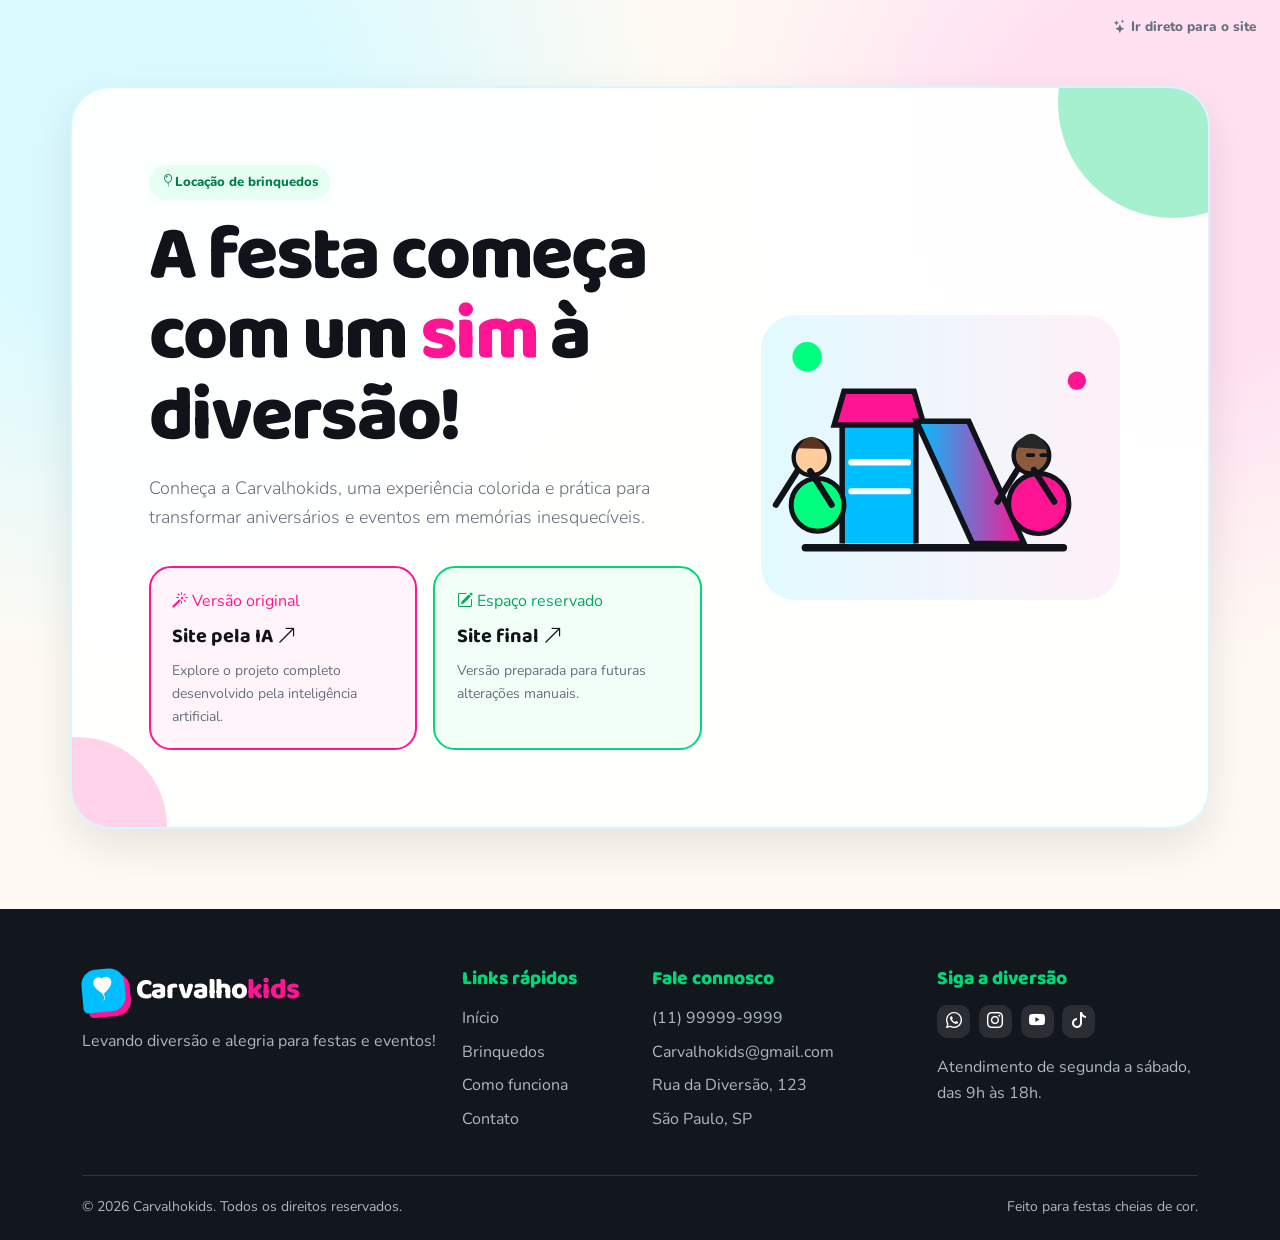
<file: index.html>
<!doctype html>
<html lang="pt-BR">

<head>
  <meta charset="UTF-8">
  <meta name="viewport" content="width=device-width, initial-scale=1">
  <meta name="description" content="BrincaFácil — locação de brinquedos para festas e eventos infantis.">
  <title>Carvalhokids — Escolha a versão</title>
  <link rel="preconnect" href="https://fonts.googleapis.com">
  <link rel="preconnect" href="https://fonts.gstatic.com" crossorigin>
  <link
    href="https://fonts.googleapis.com/css2?family=Baloo+2:wght@600;700;800&family=Nunito:wght@400;600;700;800&display=swap"
    rel="stylesheet">
  <link href="https://cdn.jsdelivr.net/npm/bootstrap@5.3.3/dist/css/bootstrap.min.css" rel="stylesheet">
  <link href="https://cdn.jsdelivr.net/npm/bootstrap-icons@1.11.3/font/bootstrap-icons.min.css" rel="stylesheet">
  <link href="css/style.css" rel="stylesheet">
</head>

<body class="index-page">
  <div class="index-topbar"><a href="inicio.html"><i class="bi bi-stars"></i> Ir direto para o site</a></div>
  <main class="container index-main">
    <section class="index-card">
      <div class="row align-items-center g-5">
        <div class="col-lg-7"><span class="index-kicker"><i class="bi bi-balloon"></i> Locação de brinquedos</span>
          <h1 class="display-title mt-3 mb-3">A festa começa com um <span class="text-pink">sim</span> à diversão!</h1>
          <p class="lead mb-0">Conheça a Carvalhokids, uma experiência colorida e prática para transformar aniversários e
            eventos em memórias inesquecíveis.</p>
          <div class="index-options"><a class="index-option ai" href="inicio.html"><span class="text-pink"><i
                  class="bi bi-magic"></i> Versão original</span><strong>Site pela IA <i
                  class="bi bi-arrow-up-right"></i></strong><small>Explore o projeto completo desenvolvido pela
                inteligência artificial.</small></a><a class="index-option manual" href="modificado/inicio.html"><span
                class="text-green"><i class="bi bi-pencil-square"></i> Espaço reservado</span><strong>Site final <i
                  class="bi bi-arrow-up-right"></i></strong><small>Versão preparada para futuras alterações
                manuais.</small></a></div>
        </div>
        <div class="col-lg-5 text-center"><img src="imagens/hero-brincafacil.svg"
            alt="Ilustração colorida de crianças a brincar num parque" class="img-fluid"></div>
      </div>
    </section>
  </main>
  
  <footer class="site-footer">
    <div class="container">
      <div class="row g-4">
        <div class="col-lg-4">
          <a class="brand" href="inicio.html"><span class="brand-mark"><i
                class="bi bi-balloon-heart-fill"></i></span><span class="brand-name">Carvalho<span>kids</span></span></a>
          <p class="mt-3 mb-0">Levando diversão e alegria para festas e eventos!</p>
        </div>
        <div class="col-6 col-lg-2">
          <h3>Links rápidos</h3>
          <ul class="footer-list">
            <li><a href="inicio.html">Início</a></li>
            <li><a href="brinquedos.html">Brinquedos</a></li>
            <li><a href="funciona.html">Como funciona</a></li>
            <li><a href="contato.html">Contato</a></li>
          </ul>
        </div>
        <div class="col-6 col-lg-3">
          <h3>Fale connosco</h3>
          <ul class="footer-list">
            <li><a href="tel:+5511999999999">(11) 99999-9999</a></li>
            <li><a href="mailto:Carvalhokids@gmail.com">Carvalhokids@gmail.com</a></li>
            <li>Rua da Diversão, 123</li>
            <li>São Paulo, SP</li>
          </ul>
        </div>
        <div class="col-lg-3">
          <h3>Siga a diversão</h3>
          <div class="footer-socials"><a href="https://web.whatsapp.com/" target="_blank" rel="noopener"
              aria-label="WhatsApp"><i class="bi bi-whatsapp"></i></a><a href="https://www.instagram.com/"
              target="_blank" rel="noopener" aria-label="Instagram"><i class="bi bi-instagram"></i></a><a
              href="https://www.youtube.com/" target="_blank" rel="noopener" aria-label="YouTube"><i
                class="bi bi-youtube"></i></a><a href="https://www.tiktok.com/" target="_blank" rel="noopener"
              aria-label="TikTok"><i class="bi bi-tiktok"></i></a></div>
          <p class="mt-3 mb-0">Atendimento de segunda a sábado, das 9h às 18h.</p>
        </div>
      </div>
      <div class="footer-bottom"><small>© 2026 Carvalhokids. Todos os direitos reservados.</small><small>Feito para
          festas cheias de cor.</small></div>
    </div>
  </footer>
</body>

</html>
</file>
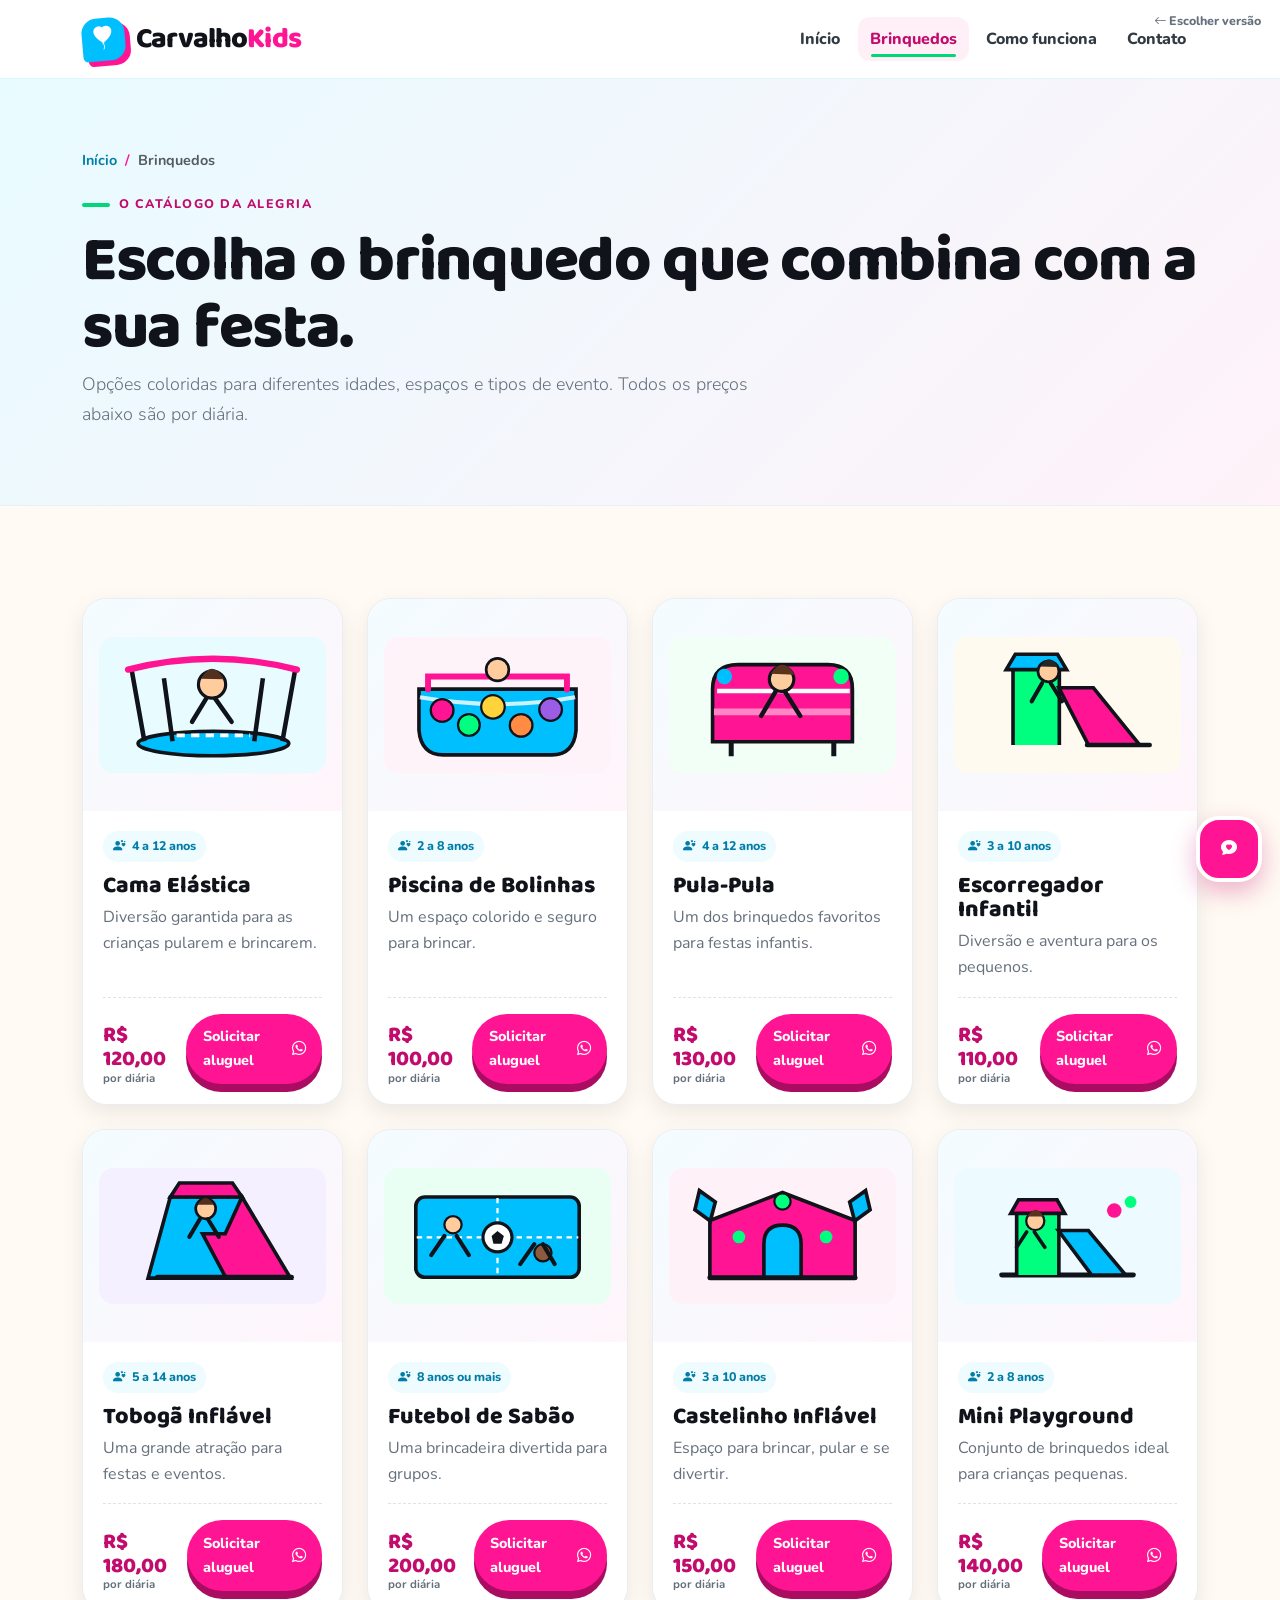
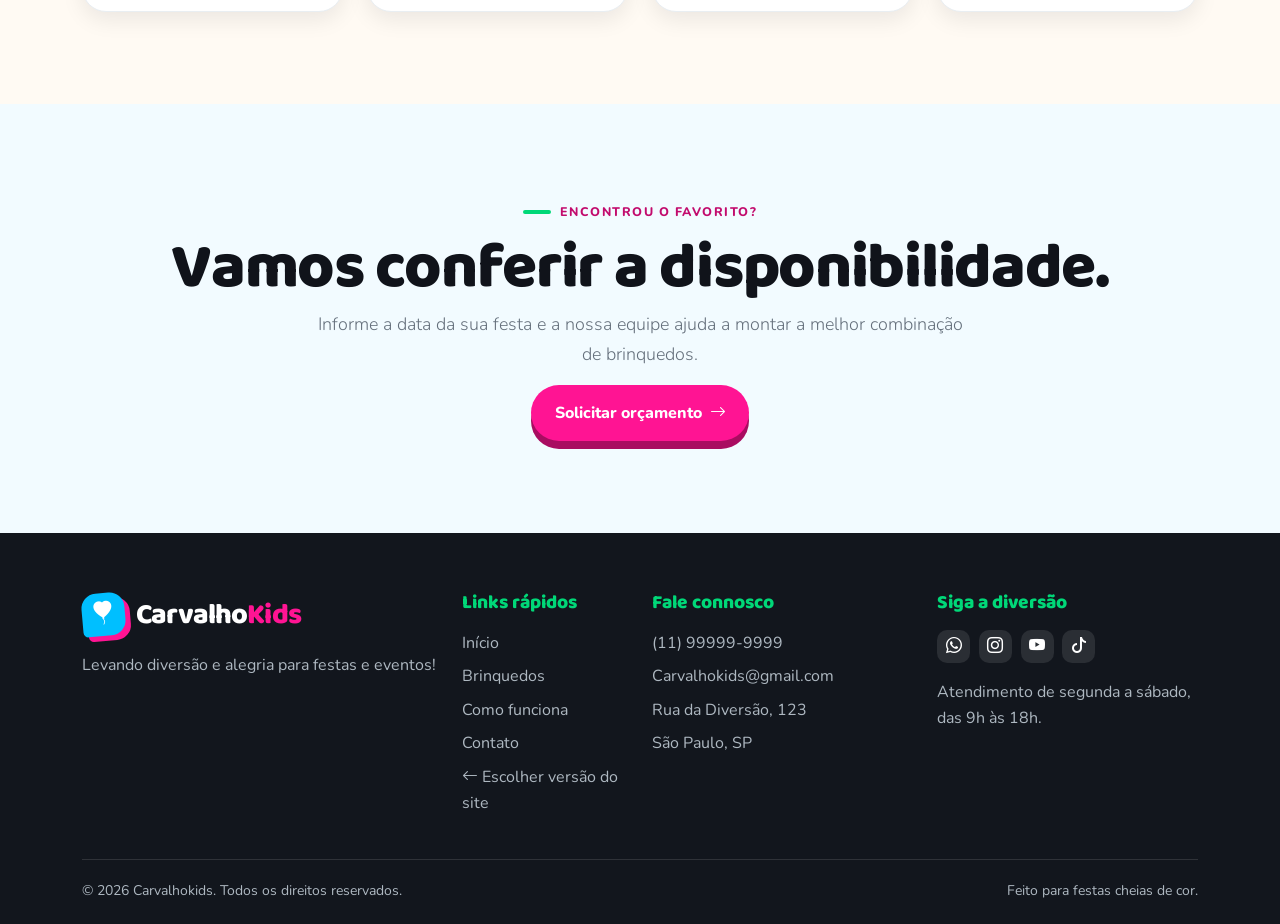
<file: brinquedos.html>
<!doctype html>
<html lang="pt-BR">

<head>
  <meta charset="UTF-8">
  <meta name="viewport" content="width=device-width, initial-scale=1">
  <meta name="description" content="BrincaFácil — locação de brinquedos para festas e eventos infantis.">
  <title>Carvalhokids — Catálogo de brinquedos</title>
  <link rel="preconnect" href="https://fonts.googleapis.com">
  <link rel="preconnect" href="https://fonts.gstatic.com" crossorigin>
  <link
    href="https://fonts.googleapis.com/css2?family=Baloo+2:wght@600;700;800&family=Nunito:wght@400;600;700;800&display=swap"
    rel="stylesheet">
  <link href="https://cdn.jsdelivr.net/npm/bootstrap@5.3.3/dist/css/bootstrap.min.css" rel="stylesheet">
  <link href="https://cdn.jsdelivr.net/npm/bootstrap-icons@1.11.3/font/bootstrap-icons.min.css" rel="stylesheet">
  <link href="css/style.css" rel="stylesheet">
</head>

<body>
  <header class="site-header">
    <div class="container nav-wrap">
      <a class="brand" href="inicio.html" aria-label="BrincaFácil — início"><span class="brand-mark"><i
            class="bi bi-balloon-heart-fill"></i></span><span class="brand-name">Carvalho<span>Kids</span></span></a>
      <input class="nav-toggle" type="checkbox" id="nav-toggle">
      <label class="nav-trigger" for="nav-toggle"><i class="bi bi-list"></i> Menu</label>
      <nav class="nav-links" aria-label="Navegação principal">
        <a href="inicio.html" class="">Início</a>
        <a href="brinquedos.html" class="active">Brinquedos</a>
        <a href="funciona.html" class="">Como funciona</a>
        <a href="contato.html" class="">Contato</a>
      </nav>
    </div>
  </header>
  <a class="index-shortcut" href="index.html"><i class="bi bi-arrow-left"></i> Escolher versão</a>
  <main>
    <section class="page-hero">
      <div class="container">
        <nav aria-label="breadcrumb">
          <ol class="breadcrumb">
            <li class="breadcrumb-item"><a href="inicio.html">Início</a></li>
            <li class="breadcrumb-item active" aria-current="page">Brinquedos</li>
          </ol>
        </nav><span class="eyebrow">O catálogo da alegria</span>
        <h1 class="section-title">Escolha o brinquedo que combina com a sua festa.</h1>
        <p class="lead mb-0">Opções coloridas para diferentes idades, espaços e tipos de evento. Todos os preços abaixo
          são por diária.</p>
      </div>
    </section>
    <section class="section-pad">
      <div class="container">
        <div class="row g-4">
          <div class="col-md-6 col-xl-3">
            <article class="toy-card">
              <div class="toy-image"><img src="imagens/cama-elastica.svg" alt="Cama Elástica"></div>
              <div class="toy-card-body"><span class="toy-age"><i class="bi bi-person-hearts"></i> 4 a 12 anos</span>
                <h3>Cama Elástica</h3>
                <p>Diversão garantida para as crianças pularem e brincarem.</p>
                <div class="toy-meta">
                  <div class="price">R$ 120,00<small>por diária</small></div><a class="btn-brand btn-small"
                    href="contato.html">Solicitar aluguel <i class="bi bi-whatsapp"></i></a>
                </div>
              </div>
            </article>
          </div>
          <div class="col-md-6 col-xl-3">
            <article class="toy-card">
              <div class="toy-image"><img src="imagens/piscina-bolinhas.svg" alt="Piscina de Bolinhas"></div>
              <div class="toy-card-body"><span class="toy-age"><i class="bi bi-person-hearts"></i> 2 a 8 anos</span>
                <h3>Piscina de Bolinhas</h3>
                <p>Um espaço colorido e seguro para brincar.</p>
                <div class="toy-meta">
                  <div class="price">R$ 100,00<small>por diária</small></div><a class="btn-brand btn-small"
                    href="contato.html">Solicitar aluguel <i class="bi bi-whatsapp"></i></a>
                </div>
              </div>
            </article>
          </div>
          <div class="col-md-6 col-xl-3">
            <article class="toy-card">
              <div class="toy-image"><img src="imagens/pula-pula.svg" alt="Pula-Pula"></div>
              <div class="toy-card-body"><span class="toy-age"><i class="bi bi-person-hearts"></i> 4 a 12 anos</span>
                <h3>Pula-Pula</h3>
                <p>Um dos brinquedos favoritos para festas infantis.</p>
                <div class="toy-meta">
                  <div class="price">R$ 130,00<small>por diária</small></div><a class="btn-brand btn-small"
                    href="contato.html">Solicitar aluguel <i class="bi bi-whatsapp"></i></a>
                </div>
              </div>
            </article>
          </div>
          <div class="col-md-6 col-xl-3">
            <article class="toy-card">
              <div class="toy-image"><img src="imagens/escorregador.svg" alt="Escorregador Infantil"></div>
              <div class="toy-card-body"><span class="toy-age"><i class="bi bi-person-hearts"></i> 3 a 10 anos</span>
                <h3>Escorregador Infantil</h3>
                <p>Diversão e aventura para os pequenos.</p>
                <div class="toy-meta">
                  <div class="price">R$ 110,00<small>por diária</small></div><a class="btn-brand btn-small"
                    href="contato.html">Solicitar aluguel <i class="bi bi-whatsapp"></i></a>
                </div>
              </div>
            </article>
          </div>
          <div class="col-md-6 col-xl-3">
            <article class="toy-card">
              <div class="toy-image"><img src="imagens/toboga-inflavel.svg" alt="Tobogã Inflável"></div>
              <div class="toy-card-body"><span class="toy-age"><i class="bi bi-person-hearts"></i> 5 a 14 anos</span>
                <h3>Tobogã Inflável</h3>
                <p>Uma grande atração para festas e eventos.</p>
                <div class="toy-meta">
                  <div class="price">R$ 180,00<small>por diária</small></div><a class="btn-brand btn-small"
                    href="contato.html">Solicitar aluguel <i class="bi bi-whatsapp"></i></a>
                </div>
              </div>
            </article>
          </div>
          <div class="col-md-6 col-xl-3">
            <article class="toy-card">
              <div class="toy-image"><img src="imagens/futebol-sabao.svg" alt="Futebol de Sabão"></div>
              <div class="toy-card-body"><span class="toy-age"><i class="bi bi-person-hearts"></i> 8 anos ou mais</span>
                <h3>Futebol de Sabão</h3>
                <p>Uma brincadeira divertida para grupos.</p>
                <div class="toy-meta">
                  <div class="price">R$ 200,00<small>por diária</small></div><a class="btn-brand btn-small"
                    href="contato.html">Solicitar aluguel <i class="bi bi-whatsapp"></i></a>
                </div>
              </div>
            </article>
          </div>
          <div class="col-md-6 col-xl-3">
            <article class="toy-card">
              <div class="toy-image"><img src="imagens/castelinho.svg" alt="Castelinho Inflável"></div>
              <div class="toy-card-body"><span class="toy-age"><i class="bi bi-person-hearts"></i> 3 a 10 anos</span>
                <h3>Castelinho Inflável</h3>
                <p>Espaço para brincar, pular e se divertir.</p>
                <div class="toy-meta">
                  <div class="price">R$ 150,00<small>por diária</small></div><a class="btn-brand btn-small"
                    href="contato.html">Solicitar aluguel <i class="bi bi-whatsapp"></i></a>
                </div>
              </div>
            </article>
          </div>
          <div class="col-md-6 col-xl-3">
            <article class="toy-card">
              <div class="toy-image"><img src="imagens/mini-playground.svg" alt="Mini Playground"></div>
              <div class="toy-card-body"><span class="toy-age"><i class="bi bi-person-hearts"></i> 2 a 8 anos</span>
                <h3>Mini Playground</h3>
                <p>Conjunto de brinquedos ideal para crianças pequenas.</p>
                <div class="toy-meta">
                  <div class="price">R$ 140,00<small>por diária</small></div><a class="btn-brand btn-small"
                    href="contato.html">Solicitar aluguel <i class="bi bi-whatsapp"></i></a>
                </div>
              </div>
            </article>
          </div>
        </div>
      </div>
    </section>
    <section class="section-pad section-soft">
      <div class="container text-center"><span class="eyebrow">Encontrou o favorito?</span>
        <h2 class="section-title">Vamos conferir a disponibilidade.</h2>
        <p class="lead mx-auto" style="max-width:650px">Informe a data da sua festa e a nossa equipe ajuda a montar a
          melhor combinação de brinquedos.</p><a class="btn-brand" href="contato.html">Solicitar orçamento <i
            class="bi bi-arrow-right"></i></a>
      </div>
    </section>
  </main><input class="brinki-input" type="checkbox" id="brinki-toggle">
  <label class="brinki-launcher" for="brinki-toggle" aria-label="Abrir assistente BRINKI"><i
      class="bi bi-chat-heart-fill open-icon"></i><i class="bi bi-x-lg close-icon"></i></label>
  <section class="brinki-panel" aria-label="Assistente virtual BRINKI">
    <div class="brinki-head">
      <div class="brinki-avatar"><i class="bi bi-stars"></i></div>
      <div><strong>BRINKI</strong><small>Assistente da Carvalhokids</small></div>
    </div>
    <div class="brinki-body">
      <div class="brinki-message">Olá! Eu sou a BRINKI, sua assistente virtual da Carvalhokids! 🎈 Estou aqui para ajudar
        você a encontrar o brinquedo perfeito para sua festa. Escolha uma das opções abaixo e vamos começar!</div>
      <p class="brinki-note"><i class="bi bi-info-circle"></i> Sou uma assistente virtual demonstrativa e consigo
        responder por meio das opções disponíveis.</p>
      <details class="brinki-question">
        <summary>Quais brinquedos estão disponíveis?</summary>
        <p>Temos cama elástica, piscina de bolinhas, pula-pula, escorregador infantil, tobogã inflável, futebol de
          sabão, castelinho inflável e mini playground.</p><a href="brinquedos.html">Ver brinquedos</a>
      </details>
      <details class="brinki-question">
        <summary>Quanto custa o aluguel?</summary>
        <p>Os preços variam. Temos opções a partir de R$ 100,00 por diária. Consulte o catálogo para conferir todos os
          valores.</p><a href="brinquedos.html">Consultar preços</a>
      </details>
      <details class="brinki-question">
        <summary>Qual a idade recomendada?</summary>
        <p>Há opções para crianças a partir de 2 anos e brinquedos para crianças maiores. Confira cada faixa no
          catálogo.</p><a href="brinquedos.html">Ver faixas etárias</a>
      </details>
      <details class="brinki-question">
        <summary>Como funciona o aluguel?</summary>
        <p>Você escolhe o brinquedo, entra em contato, combina os detalhes e aguarda a entrega. Depois é só aproveitar!
        </p><a href="funciona.html">Como funciona</a>
      </details>
      <details class="brinki-question">
        <summary>Como faço uma reserva?</summary>
        <p>Informe o brinquedo desejado, a data do evento e o endereço de entrega. Nossa equipa verificará a
          disponibilidade.</p><a href="contato.html">Falar com a equipe</a>
      </details>
      <details class="brinki-question">
        <summary>Qual é o endereço?</summary>
        <p>Estamos na Rua da Diversão, 123 – São Paulo, SP.</p>
      </details>
      <details class="brinki-question">
        <summary>Qual é o horário de atendimento?</summary>
        <p>Atendemos de segunda-feira a sábado, das 9h às 18h.</p>
      </details>
      <details class="brinki-question">
        <summary>Como posso entrar em contato?</summary>
        <p>Fale pelo telefone (11) 99999-9999 ou pelo e-mail Carvalhokids@gmail.com. Também estamos nas redes sociais.
        </p><a href="contato.html">Ir para contato</a>
      </details>
    </div>
  </section>
  <footer class="site-footer">
    <div class="container">
      <div class="row g-4">
        <div class="col-lg-4">
          <a class="brand" href="inicio.html"><span class="brand-mark"><i
                class="bi bi-balloon-heart-fill"></i></span><span class="brand-name">Carvalho<span>Kids</span></span></a>
          <p class="mt-3 mb-0">Levando diversão e alegria para festas e eventos!</p>
        </div>
        <div class="col-6 col-lg-2">
          <h3>Links rápidos</h3>
          <ul class="footer-list">
            <li><a href="inicio.html">Início</a></li>
            <li><a href="brinquedos.html">Brinquedos</a></li>
            <li><a href="funciona.html">Como funciona</a></li>
            <li><a href="contato.html">Contato</a></li>
            <li><a class="" href="index.html"><i class="bi bi-arrow-left"></i> Escolher versão do site </a></li>
          </ul>
        </div>
        <div class="col-6 col-lg-3">
          <h3>Fale connosco</h3>
          <ul class="footer-list">
            <li><a href="tel:+5511999999999">(11) 99999-9999</a></li>
            <li><a href="mailto:Carvalhokids@gmail.com">Carvalhokids@gmail.com</a></li>
            <li>Rua da Diversão, 123</li>
            <li>São Paulo, SP</li>
          </ul>
        </div>
        <div class="col-lg-3">
          <h3>Siga a diversão</h3>
          <div class="footer-socials"><a href="https://web.whatsapp.com/" target="_blank" rel="noopener"
              aria-label="WhatsApp"><i class="bi bi-whatsapp"></i></a><a href="https://www.instagram.com/"
              target="_blank" rel="noopener" aria-label="Instagram"><i class="bi bi-instagram"></i></a><a
              href="https://www.youtube.com/" target="_blank" rel="noopener" aria-label="YouTube"><i
                class="bi bi-youtube"></i></a><a href="https://www.tiktok.com/" target="_blank" rel="noopener"
              aria-label="TikTok"><i class="bi bi-tiktok"></i></a></div>
          <p class="mt-3 mb-0">Atendimento de segunda a sábado, das 9h às 18h.</p>
        </div>
      </div>
      <div class="footer-bottom"><small>© 2026 Carvalhokids. Todos os direitos reservados.</small><small>Feito para
          festas cheias de cor.</small></div>
    </div>
  </footer>
</body>

</html>
</file>
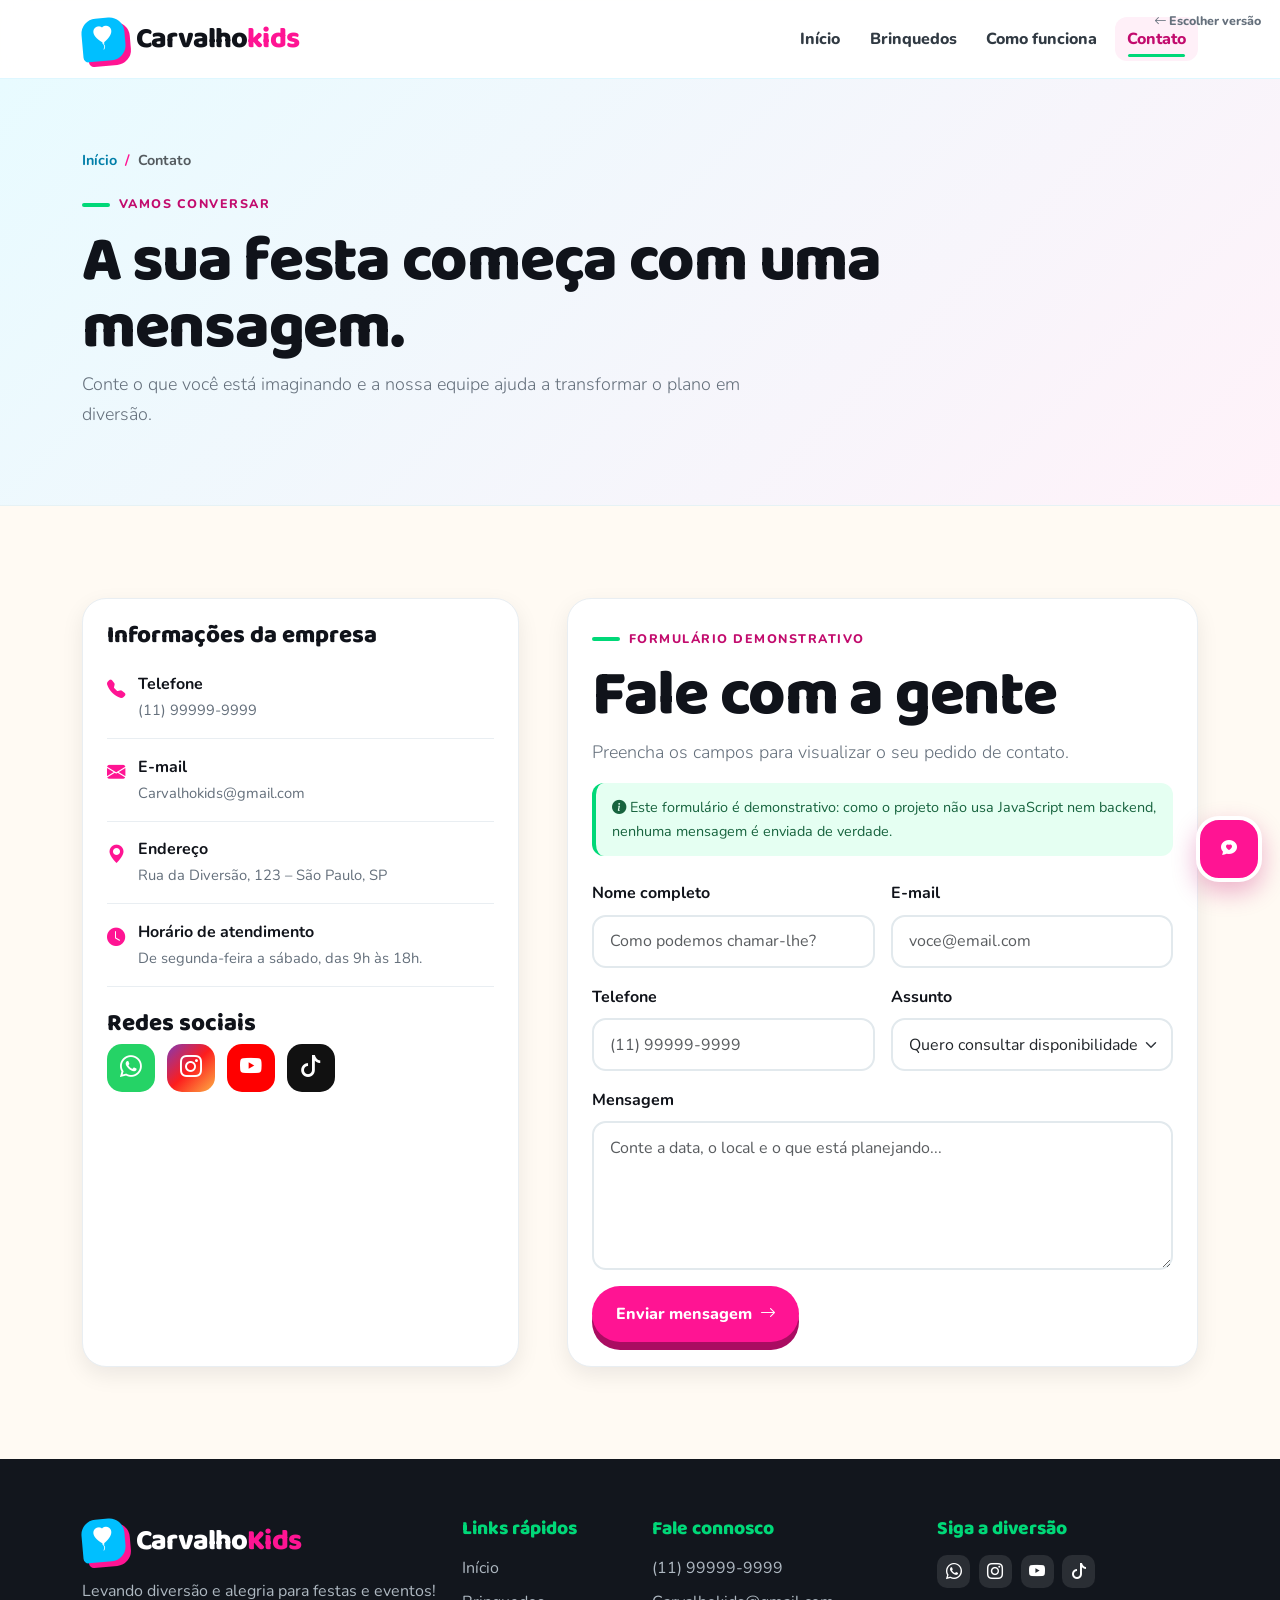
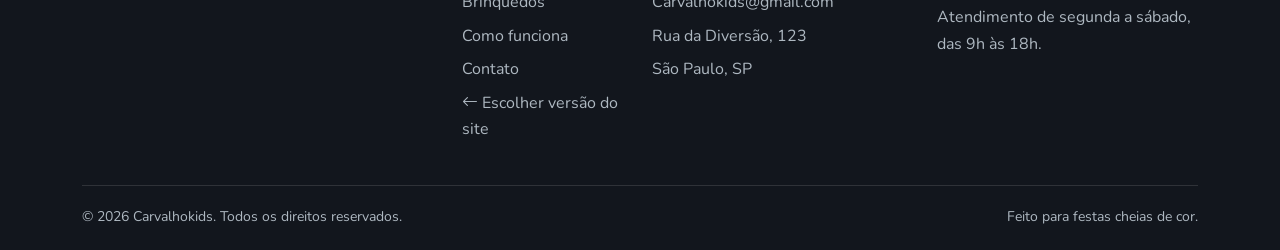
<file: contato.html>
<!doctype html>
<html lang="pt-BR">

<head>
  <meta charset="UTF-8">
  <meta name="viewport" content="width=device-width, initial-scale=1">
  <meta name="description" content="BrincaFácil — locação de brinquedos para festas e eventos infantis.">
  <title>Carvalhokids — Entre em contato</title>
  <link rel="preconnect" href="https://fonts.googleapis.com">
  <link rel="preconnect" href="https://fonts.gstatic.com" crossorigin>
  <link
    href="https://fonts.googleapis.com/css2?family=Baloo+2:wght@600;700;800&family=Nunito:wght@400;600;700;800&display=swap"
    rel="stylesheet">
  <link href="https://cdn.jsdelivr.net/npm/bootstrap@5.3.3/dist/css/bootstrap.min.css" rel="stylesheet">
  <link href="https://cdn.jsdelivr.net/npm/bootstrap-icons@1.11.3/font/bootstrap-icons.min.css" rel="stylesheet">
  <link href="css/style.css" rel="stylesheet">
</head>

<body>
  <header class="site-header">
    <div class="container nav-wrap">
      <a class="brand" href="inicio.html" aria-label="BrincaFácil — início"><span class="brand-mark"><i
            class="bi bi-balloon-heart-fill"></i></span><span class="brand-name">Carvalho<span>kids</span></span></a>
      <input class="nav-toggle" type="checkbox" id="nav-toggle">
      <label class="nav-trigger" for="nav-toggle"><i class="bi bi-list"></i> Menu</label>
      <nav class="nav-links" aria-label="Navegação principal">
        <a href="inicio.html" class="">Início</a>
        <a href="brinquedos.html" class="">Brinquedos</a>
        <a href="funciona.html" class="">Como funciona</a>
        <a href="contato.html" class="active">Contato</a>
      </nav>
    </div>
  </header>
  <a class="index-shortcut" href="index.html"><i class="bi bi-arrow-left"></i> Escolher versão</a>
  <main>
    <section class="page-hero">
      <div class="container">
        <nav aria-label="breadcrumb">
          <ol class="breadcrumb">
            <li class="breadcrumb-item"><a href="inicio.html">Início</a></li>
            <li class="breadcrumb-item active" aria-current="page">Contato</li>
          </ol>
        </nav><span class="eyebrow">Vamos conversar</span>
        <h1 class="section-title">A sua festa começa com uma mensagem.</h1>
        <p class="lead mb-0">Conte o que você está imaginando e a nossa equipe ajuda a transformar o plano em diversão.
        </p>
      </div>
    </section>
    <section class="section-pad">
      <div class="container">
        <div class="row g-4 g-lg-5">
          <div class="col-lg-5">
            <div class="contact-card">
              <h3>Informações da empresa</h3>
              <div class="contact-line"><i class="bi bi-telephone-fill"></i>
                <div><strong>Telefone</strong><span>(11) 99999-9999</span></div>
              </div>
              <div class="contact-line"><i class="bi bi-envelope-fill"></i>
                <div><strong>E-mail</strong><span>Carvalhokids@gmail.com</span></div>
              </div>
              <div class="contact-line"><i class="bi bi-geo-alt-fill"></i>
                <div><strong>Endereço</strong><span>Rua da Diversão, 123 – São Paulo, SP</span></div>
              </div>
              <div class="contact-line"><i class="bi bi-clock-fill"></i>
                <div><strong>Horário de atendimento</strong><span>De segunda-feira a sábado, das 9h às 18h.</span></div>
              </div>
              <h3 class="mt-4">Redes sociais</h3>
              <div class="socials"><a class="social-link social-whatsapp" href="https://web.whatsapp.com/"
                  target="_blank" rel="noopener" aria-label="WhatsApp"><i class="bi bi-whatsapp"></i></a><a
                  class="social-link social-instagram" href="https://www.instagram.com/" target="_blank" rel="noopener"
                  aria-label="Instagram"><i class="bi bi-instagram"></i></a><a class="social-link social-youtube"
                  href="https://www.youtube.com/" target="_blank" rel="noopener" aria-label="YouTube"><i
                    class="bi bi-youtube"></i></a><a class="social-link social-tiktok" href="https://www.tiktok.com/"
                  target="_blank" rel="noopener" aria-label="TikTok"><i class="bi bi-tiktok"></i></a></div>
            </div>
          </div>
          <div class="col-lg-7">
            <div class="contact-card">
              <div class="d-flex justify-content-between gap-3 align-items-start">
                <div><span class="eyebrow">Formulário demonstrativo</span>
                  <h2 class="section-title mb-2">Fale com a gente</h2>
                </div><i class="bi bi-send-heart text-pink fs-1"></i>
              </div>
              <p class="lead">Preencha os campos para visualizar o seu pedido de contato.</p>
              <div class="demo-note mb-4"><i class="bi bi-info-circle-fill"></i> Este formulário é demonstrativo: como o
                projeto não usa JavaScript nem backend, nenhuma mensagem é enviada de verdade.</div>
              <form action="#" method="post">
                <div class="row g-3">
                  <div class="col-md-6"><label class="form-label fw-bold" for="nome">Nome completo</label><input
                      class="form-control" id="nome" name="nome" type="text" placeholder="Como podemos chamar-lhe?"
                      required></div>
                  <div class="col-md-6"><label class="form-label fw-bold" for="email">E-mail</label><input
                      class="form-control" id="email" name="email" type="email" placeholder="voce@email.com" required>
                  </div>
                  <div class="col-md-6"><label class="form-label fw-bold" for="telefone">Telefone</label><input
                      class="form-control" id="telefone" name="telefone" type="tel" placeholder="(11) 99999-9999"></div>
                  <div class="col-md-6"><label class="form-label fw-bold" for="assunto">Assunto</label><select
                      class="form-select" id="assunto" name="assunto">
                      <option>Quero consultar disponibilidade</option>
                      <option>Quero saber mais sobre os brinquedos</option>
                      <option>Tenho uma dúvida sobre a locação</option>
                    </select></div>
                  <div class="col-12"><label class="form-label fw-bold" for="mensagem">Mensagem</label><textarea
                      class="form-control" id="mensagem" name="mensagem" rows="5"
                      placeholder="Conte a data, o local e o que está planejando..."></textarea></div>
                  <div class="col-12"><button class="btn-brand" type="submit">Enviar mensagem <i
                        class="bi bi-arrow-right"></i></button></div>
                </div>
              </form>
            </div>
          </div>
        </div>
      </div>
    </section>
  </main><input class="brinki-input" type="checkbox" id="brinki-toggle">
  <label class="brinki-launcher" for="brinki-toggle" aria-label="Abrir assistente BRINKI"><i
      class="bi bi-chat-heart-fill open-icon"></i><i class="bi bi-x-lg close-icon"></i></label>
  <section class="brinki-panel" aria-label="Assistente virtual BRINKI">
    <div class="brinki-head">
      <div class="brinki-avatar"><i class="bi bi-stars"></i></div>
      <div><strong>BRINKI</strong><small>Assistente da Carvalhokids</small></div>
    </div>
    <div class="brinki-body">
      <div class="brinki-message">Olá! Eu sou a BRINKI, sua assistente virtual da Carvalhokids! 🎈 Estou aqui para ajudar
        você a encontrar o brinquedo perfeito para sua festa. Escolha uma das opções abaixo e vamos começar!</div>
      <p class="brinki-note"><i class="bi bi-info-circle"></i> Sou uma assistente virtual demonstrativa e consigo
        responder por meio das opções disponíveis.</p>
      <details class="brinki-question">
        <summary>Quais brinquedos estão disponíveis?</summary>
        <p>Temos cama elástica, piscina de bolinhas, pula-pula, escorregador infantil, tobogã inflável, futebol de
          sabão, castelinho inflável e mini playground.</p><a href="brinquedos.html">Ver brinquedos</a>
      </details>
      <details class="brinki-question">
        <summary>Quanto custa o aluguel?</summary>
        <p>Os preços variam. Temos opções a partir de R$ 100,00 por diária. Consulte o catálogo para conferir todos os
          valores.</p><a href="brinquedos.html">Consultar preços</a>
      </details>
      <details class="brinki-question">
        <summary>Qual a idade recomendada?</summary>
        <p>Há opções para crianças a partir de 2 anos e brinquedos para crianças maiores. Confira cada faixa no
          catálogo.</p><a href="brinquedos.html">Ver faixas etárias</a>
      </details>
      <details class="brinki-question">
        <summary>Como funciona o aluguel?</summary>
        <p>Você escolhe o brinquedo, entra em contato, combina os detalhes e aguarda a entrega. Depois é só aproveitar!
        </p><a href="funciona.html">Como funciona</a>
      </details>
      <details class="brinki-question">
        <summary>Como faço uma reserva?</summary>
        <p>Informe o brinquedo desejado, a data do evento e o endereço de entrega. Nossa equipa verificará a
          disponibilidade.</p><a href="contato.html">Falar com a equip</a>
      </details>
      <details class="brinki-question">
        <summary>Qual é o endereço?</summary>
        <p>Estamos na Rua da Diversão, 123 – São Paulo, SP.</p>
      </details>
      <details class="brinki-question">
        <summary>Qual é o horário de atendimento?</summary>
        <p>Atendemos de segunda-feira a sábado, das 9h às 18h.</p>
      </details>
      <details class="brinki-question">
        <summary>Como posso entrar em contato?</summary>
        <p>Fale pelo telefone (11) 99999-9999 ou pelo e-mail Carvalhokids@gmail.com. Também estamos nas redes sociais.
        </p><a href="contato.html">Ir para contato</a>
      </details>
    </div>
  </section>
  <footer class="site-footer">
    <div class="container">
      <div class="row g-4">
        <div class="col-lg-4">
          <a class="brand" href="inicio.html"><span class="brand-mark"><i
                class="bi bi-balloon-heart-fill"></i></span><span class="brand-name">Carvalho<span>Kids</span></span></a>
          <p class="mt-3 mb-0">Levando diversão e alegria para festas e eventos!</p>
        </div>
        <div class="col-6 col-lg-2">
          <h3>Links rápidos</h3>
          <ul class="footer-list">
            <li><a href="inicio.html">Início</a></li>
            <li><a href="brinquedos.html">Brinquedos</a></li>
            <li><a href="funciona.html">Como funciona</a></li>
            <li><a href="contato.html">Contato</a></li>
            <li><a class="" href="index.html"><i class="bi bi-arrow-left"></i> Escolher versão do site </a></li>
          </ul>
        </div>
        <div class="col-6 col-lg-3">
          <h3>Fale connosco</h3>
          <ul class="footer-list">
            <li><a href="tel:+5511999999999">(11) 99999-9999</a></li>
            <li><a href="mailto:Carvalhokids@gmail.com">Carvalhokids@gmail.com</a></li>
            <li>Rua da Diversão, 123</li>
            <li>São Paulo, SP</li>
          </ul>
        </div>
        <div class="col-lg-3">
          <h3>Siga a diversão</h3>
          <div class="footer-socials"><a href="https://web.whatsapp.com/" target="_blank" rel="noopener"
              aria-label="WhatsApp"><i class="bi bi-whatsapp"></i></a><a href="https://www.instagram.com/"
              target="_blank" rel="noopener" aria-label="Instagram"><i class="bi bi-instagram"></i></a><a
              href="https://www.youtube.com/" target="_blank" rel="noopener" aria-label="YouTube"><i
                class="bi bi-youtube"></i></a><a href="https://www.tiktok.com/" target="_blank" rel="noopener"
              aria-label="TikTok"><i class="bi bi-tiktok"></i></a></div>
          <p class="mt-3 mb-0">Atendimento de segunda a sábado, das 9h às 18h.</p>
        </div>
      </div>
      <div class="footer-bottom"><small>© 2026 Carvalhokids. Todos os direitos reservados.</small><small>Feito para
          festas cheias de cor.</small></div>
    </div>
  </footer>
</body>

</html>
</file>
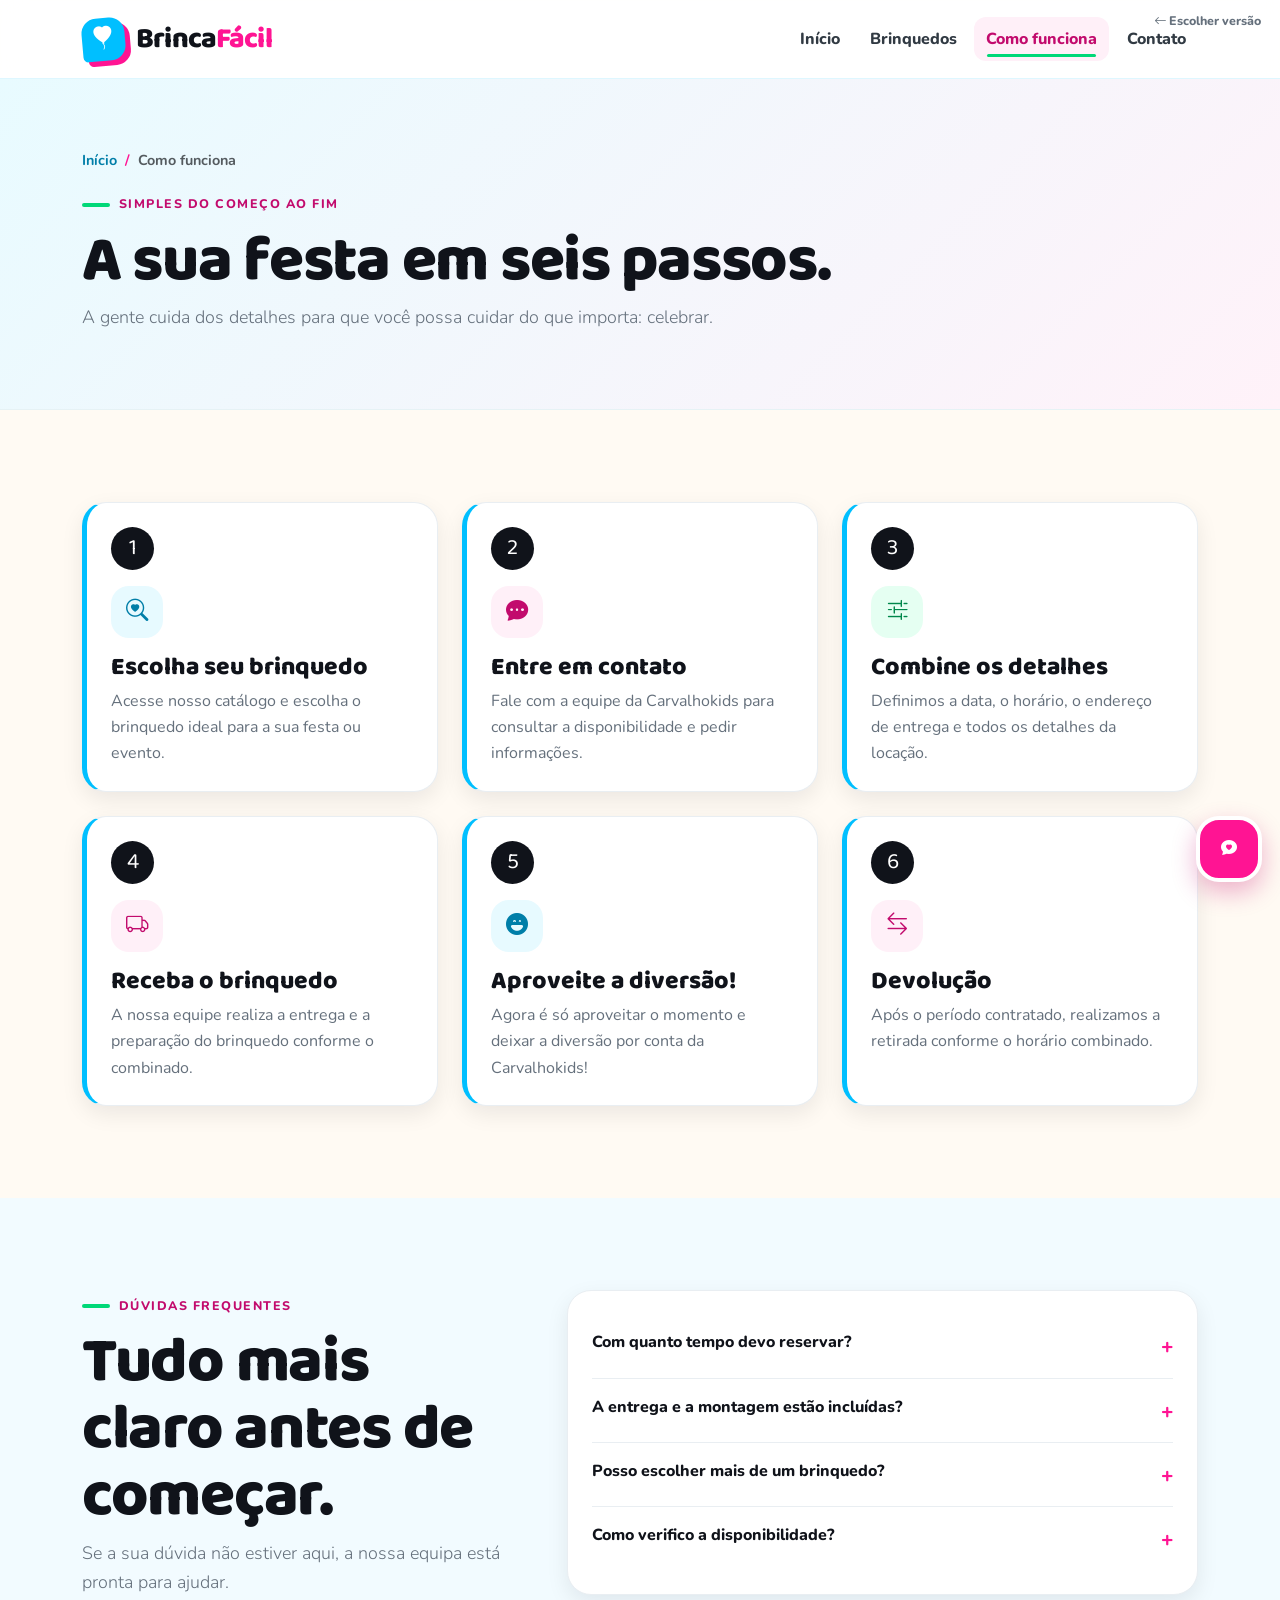
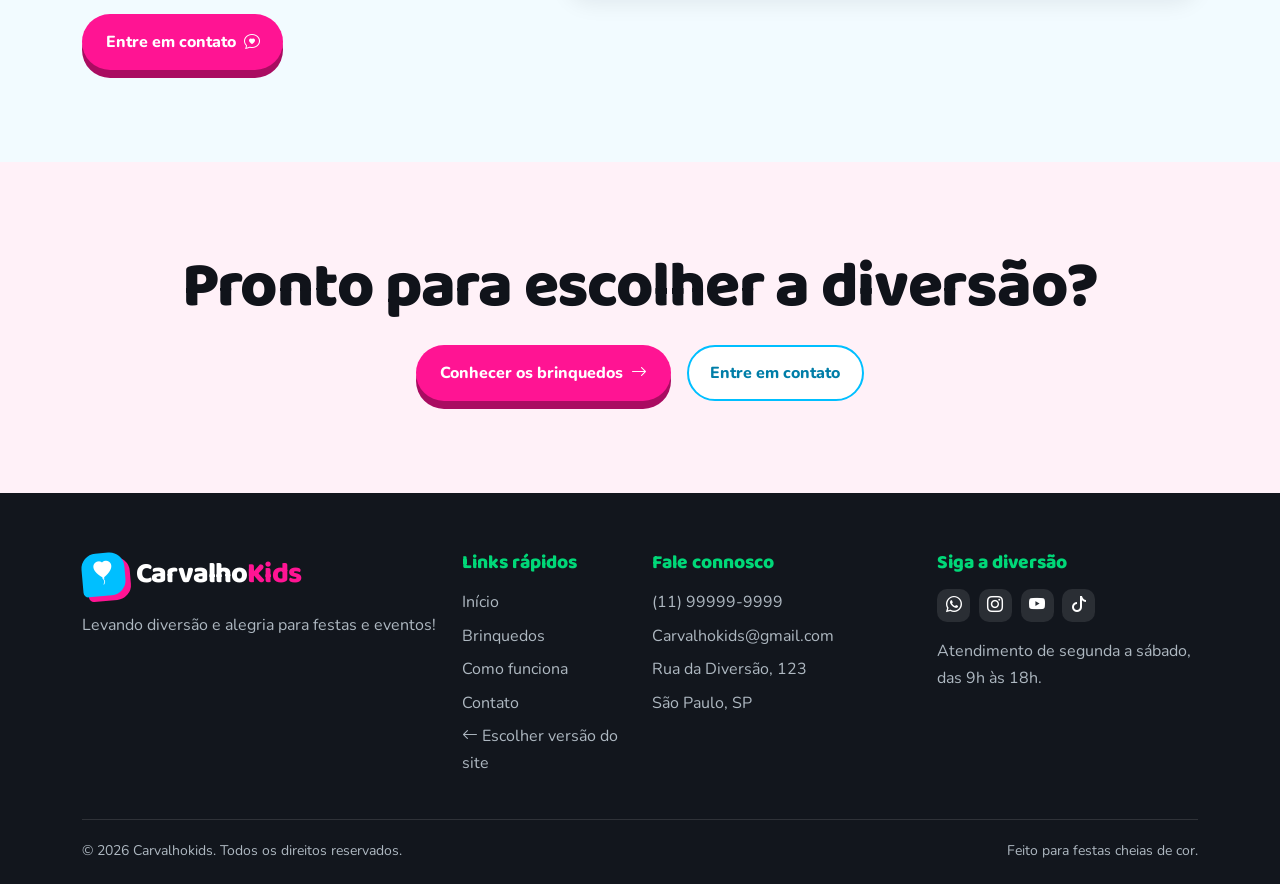
<file: funciona.html>
<!doctype html>
<html lang="pt-BR">

<head>
  <meta charset="UTF-8">
  <meta name="viewport" content="width=device-width, initial-scale=1">
  <meta name="description" content="BrincaFácil — locação de brinquedos para festas e eventos infantis.">
  <title>Carvalhokids — Como funciona</title>
  <link rel="preconnect" href="https://fonts.googleapis.com">
  <link rel="preconnect" href="https://fonts.gstatic.com" crossorigin>
  <link
    href="https://fonts.googleapis.com/css2?family=Baloo+2:wght@600;700;800&family=Nunito:wght@400;600;700;800&display=swap"
    rel="stylesheet">
  <link href="https://cdn.jsdelivr.net/npm/bootstrap@5.3.3/dist/css/bootstrap.min.css" rel="stylesheet">
  <link href="https://cdn.jsdelivr.net/npm/bootstrap-icons@1.11.3/font/bootstrap-icons.min.css" rel="stylesheet">
  <link href="css/style.css" rel="stylesheet">
</head>

<body>
  <header class="site-header">
    <div class="container nav-wrap">
      <a class="brand" href="inicio.html" aria-label="BrincaFácil — início"><span class="brand-mark"><i
            class="bi bi-balloon-heart-fill"></i></span><span class="brand-name">Brinca<span>Fácil</span></span></a>
      <input class="nav-toggle" type="checkbox" id="nav-toggle">
      <label class="nav-trigger" for="nav-toggle"><i class="bi bi-list"></i> Menu</label>
      <nav class="nav-links" aria-label="Navegação principal">
        <a href="inicio.html" class="">Início</a>
        <a href="brinquedos.html" class="">Brinquedos</a>
        <a href="funciona.html" class="active">Como funciona</a>
        <a href="contato.html" class="">Contato</a>
      </nav>
    </div>
  </header>
  <a class="index-shortcut" href="index.html"><i class="bi bi-arrow-left"></i> Escolher versão</a>
  <main>
    <section class="page-hero">
      <div class="container">
        <nav aria-label="breadcrumb">
          <ol class="breadcrumb">
            <li class="breadcrumb-item"><a href="inicio.html">Início</a></li>
            <li class="breadcrumb-item active" aria-current="page">Como funciona</li>
          </ol>
        </nav><span class="eyebrow">Simples do começo ao fim</span>
        <h1 class="section-title">A sua festa em seis passos.</h1>
        <p class="lead mb-0">A gente cuida dos detalhes para que você possa cuidar do que importa: celebrar.</p>
      </div>
    </section>
    <section class="section-pad">
      <div class="container">
        <div class="row g-4">
          <div class="col-md-6 col-lg-4">
            <article class="step-card"><span class="step-number">1</span>
              <div class="icon-bubble "><i class="bi bi-search-heart"></i></div>
              <h3>Escolha seu brinquedo</h3>
              <p>Acesse nosso catálogo e escolha o brinquedo ideal para a sua festa ou evento.</p>
            </article>
          </div>
          <div class="col-md-6 col-lg-4">
            <article class="step-card"><span class="step-number">2</span>
              <div class="icon-bubble pink"><i class="bi bi-chat-dots-fill"></i></div>
              <h3>Entre em contato</h3>
              <p>Fale com a equipe da Carvalhokids para consultar a disponibilidade e pedir informações.</p>
            </article>
          </div>
          <div class="col-md-6 col-lg-4">
            <article class="step-card"><span class="step-number">3</span>
              <div class="icon-bubble green"><i class="bi bi-sliders2"></i></div>
              <h3>Combine os detalhes</h3>
              <p>Definimos a data, o horário, o endereço de entrega e todos os detalhes da locação.</p>
            </article>
          </div>
          <div class="col-md-6 col-lg-4">
            <article class="step-card"><span class="step-number">4</span>
              <div class="icon-bubble pink"><i class="bi bi-truck"></i></div>
              <h3>Receba o brinquedo</h3>
              <p>A nossa equipe realiza a entrega e a preparação do brinquedo conforme o combinado.</p>
            </article>
          </div>
          <div class="col-md-6 col-lg-4">
            <article class="step-card"><span class="step-number">5</span>
              <div class="icon-bubble "><i class="bi bi-emoji-laughing-fill"></i></div>
              <h3>Aproveite a diversão!</h3>
              <p>Agora é só aproveitar o momento e deixar a diversão por conta da Carvalhokids!</p>
            </article>
          </div>
          <div class="col-md-6 col-lg-4">
            <article class="step-card"><span class="step-number">6</span>
              <div class="icon-bubble pink"><i class="bi bi-arrow-left-right"></i></div>
              <h3>Devolução</h3>
              <p>Após o período contratado, realizamos a retirada conforme o horário combinado.</p>
            </article>
          </div>
        </div>
      </div>
    </section>
    <section class="section-pad section-soft">
      <div class="container">
        <div class="row g-5 align-items-start">
          <div class="col-lg-5"><span class="eyebrow">Dúvidas frequentes</span>
            <h2 class="section-title">Tudo mais claro antes de começar.</h2>
            <p class="lead">Se a sua dúvida não estiver aqui, a nossa equipa está pronta para ajudar.</p><a
              href="contato.html" class="btn-brand">Entre em contato <i class="bi bi-chat-heart"></i></a>
          </div>
          <div class="col-lg-7">
            <div class="faq-card">
              <details class="faq-item">
                <summary>Com quanto tempo devo reservar?</summary>
                <p>Quanto antes, melhor: assim aumentam as chances de encontrar o brinquedo e a data ideais para o seu
                  evento.</p>
              </details>
              <details class="faq-item">
                <summary>A entrega e a montagem estão incluídas?</summary>
                <p>Combinamos todos os detalhes com antecedência, incluindo endereço, horário de entrega, preparação e
                  retirada.</p>
              </details>
              <details class="faq-item">
                <summary>Posso escolher mais de um brinquedo?</summary>
                <p>Sim. Podemos montar uma combinação de atrações de acordo com o espaço, a idade das crianças e o seu
                  orçamento.</p>
              </details>
              <details class="faq-item">
                <summary>Como verifico a disponibilidade?</summary>
                <p>Entre em contato com a nossa equipe informando a data, o local e os brinquedos desejados.</p>
              </details>
            </div>
          </div>
        </div>
      </div>
    </section>
    <section class="section-pad section-pink">
      <div class="container text-center">
        <h2 class="section-title">Pronto para escolher a diversão?</h2>
        <div class="d-flex justify-content-center flex-wrap gap-3 mt-4"><a class="btn-brand"
            href="brinquedos.html">Conhecer os brinquedos <i class="bi bi-arrow-right"></i></a><a
            class="btn-brand-outline" href="contato.html">Entre em contato</a></div>
      </div>
    </section>
  </main><input class="brinki-input" type="checkbox" id="brinki-toggle">
  <label class="brinki-launcher" for="brinki-toggle" aria-label="Abrir assistente BRINKI"><i
      class="bi bi-chat-heart-fill open-icon"></i><i class="bi bi-x-lg close-icon"></i></label>
  <section class="brinki-panel" aria-label="Assistente virtual BRINKI">
    <div class="brinki-head">
      <div class="brinki-avatar"><i class="bi bi-stars"></i></div>
      <div><strong>BRINKI</strong><small>Assistente da Carvalhokids</small></div>
    </div>
    <div class="brinki-body">
      <div class="brinki-message">Olá! Eu sou a BRINKI, sua assistente virtual da Carvalhokids! 🎈 Estou aqui para ajudar
        você a encontrar o brinquedo perfeito para sua festa. Escolha uma das opções abaixo e vamos começar!</div>
      <p class="brinki-note"><i class="bi bi-info-circle"></i> Sou uma assistente virtual demonstrativa e consigo
        responder por meio das opções disponíveis.</p>
      <details class="brinki-question">
        <summary>Quais brinquedos estão disponíveis?</summary>
        <p>Temos cama elástica, piscina de bolinhas, pula-pula, escorregador infantil, tobogã inflável, futebol de
          sabão, castelinho inflável e mini playground.</p><a href="brinquedos.html">Ver brinquedos</a>
      </details>
      <details class="brinki-question">
        <summary>Quanto custa o aluguel?</summary>
        <p>Os preços variam. Temos opções a partir de R$ 100,00 por diária. Consulte o catálogo para conferir todos os
          valores.</p><a href="brinquedos.html">Consultar preços</a>
      </details>
      <details class="brinki-question">
        <summary>Qual a idade recomendada?</summary>
        <p>Há opções para crianças a partir de 2 anos e brinquedos para crianças maiores. Confira cada faixa no
          catálogo.</p><a href="brinquedos.html">Ver faixas etárias</a>
      </details>
      <details class="brinki-question">
        <summary>Como funciona o aluguel?</summary>
        <p>Você escolhe o brinquedo, entra em contato, combina os detalhes e aguarda a entrega. Depois é só aproveitar!
        </p><a href="funciona.html">Como funciona</a>
      </details>
      <details class="brinki-question">
        <summary>Como faço uma reserva?</summary>
        <p>Informe o brinquedo desejado, a data do evento e o endereço de entrega. Nossa equipa verificará a
          disponibilidade.</p><a href="contato.html">Falar com a equipe</a>
      </details>
      <details class="brinki-question">
        <summary>Qual é o endereço?</summary>
        <p>Estamos na Rua da Diversão, 123 – São Paulo, SP.</p>
      </details>
      <details class="brinki-question">
        <summary>Qual é o horário de atendimento?</summary>
        <p>Atendemos de segunda-feira a sábado, das 9h às 18h.</p>
      </details>
      <details class="brinki-question">
        <summary>Como posso entrar em contato?</summary>
        <p>Fale pelo telefone (11) 99999-9999 ou pelo e-mail Carvalhokids@gmail.com. Também estamos nas redes sociais.
        </p><a href="contato.html">Ir para contato</a>
      </details>
    </div>
  </section>
  <footer class="site-footer">
    <div class="container">
      <div class="row g-4">
        <div class="col-lg-4">
          <a class="brand" href="inicio.html"><span class="brand-mark"><i
                class="bi bi-balloon-heart-fill"></i></span><span class="brand-name">Carvalho<span>Kids</span></span></a>
          <p class="mt-3 mb-0">Levando diversão e alegria para festas e eventos!</p>
        </div>
        <div class="col-6 col-lg-2">
          <h3>Links rápidos</h3>
          <ul class="footer-list">
            <li><a href="inicio.html">Início</a></li>
            <li><a href="brinquedos.html">Brinquedos</a></li>
            <li><a href="funciona.html">Como funciona</a></li>
            <li><a href="contato.html">Contato</a></li>
            <li><a class="" href="index.html"><i class="bi bi-arrow-left"></i> Escolher versão do site </a></li>
          </ul>
        </div>
        <div class="col-6 col-lg-3">
          <h3>Fale connosco</h3>
          <ul class="footer-list">
            <li><a href="tel:+5511999999999">(11) 99999-9999</a></li>
            <li><a href="mailto:Carvalhokids@gmail.com">Carvalhokids@gmail.com</a></li>
            <li>Rua da Diversão, 123</li>
            <li>São Paulo, SP</li>
          </ul>
        </div>
        <div class="col-lg-3">
          <h3>Siga a diversão</h3>
          <div class="footer-socials"><a href="https://web.whatsapp.com/" target="_blank" rel="noopener"
              aria-label="WhatsApp"><i class="bi bi-whatsapp"></i></a><a href="https://www.instagram.com/"
              target="_blank" rel="noopener" aria-label="Instagram"><i class="bi bi-instagram"></i></a><a
              href="https://www.youtube.com/" target="_blank" rel="noopener" aria-label="YouTube"><i
                class="bi bi-youtube"></i></a><a href="https://www.tiktok.com/" target="_blank" rel="noopener"
              aria-label="TikTok"><i class="bi bi-tiktok"></i></a></div>
          <p class="mt-3 mb-0">Atendimento de segunda a sábado, das 9h às 18h.</p>
        </div>
      </div>
      <div class="footer-bottom"><small>© 2026 Carvalhokids. Todos os direitos reservados.</small><small>Feito para
          festas cheias de cor.</small></div>
    </div>
  </footer>
</body>

</html>
</file>
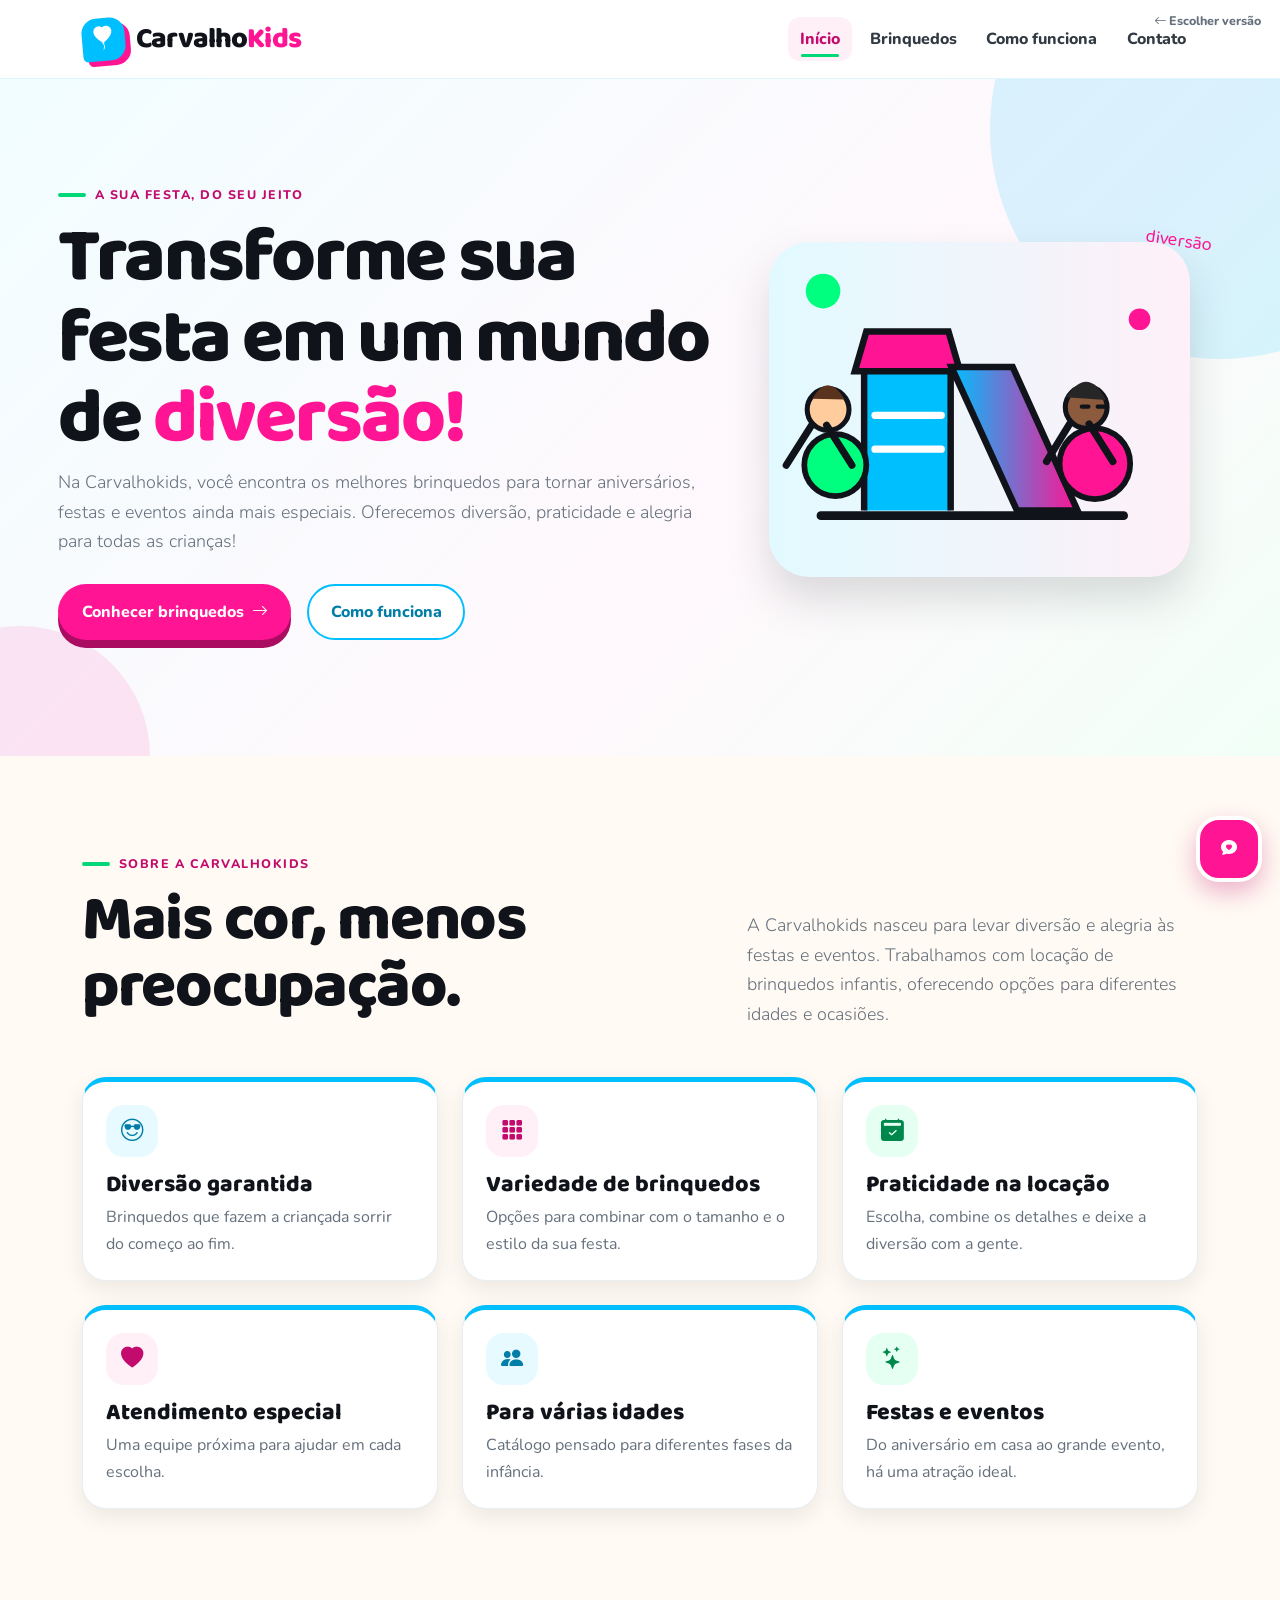
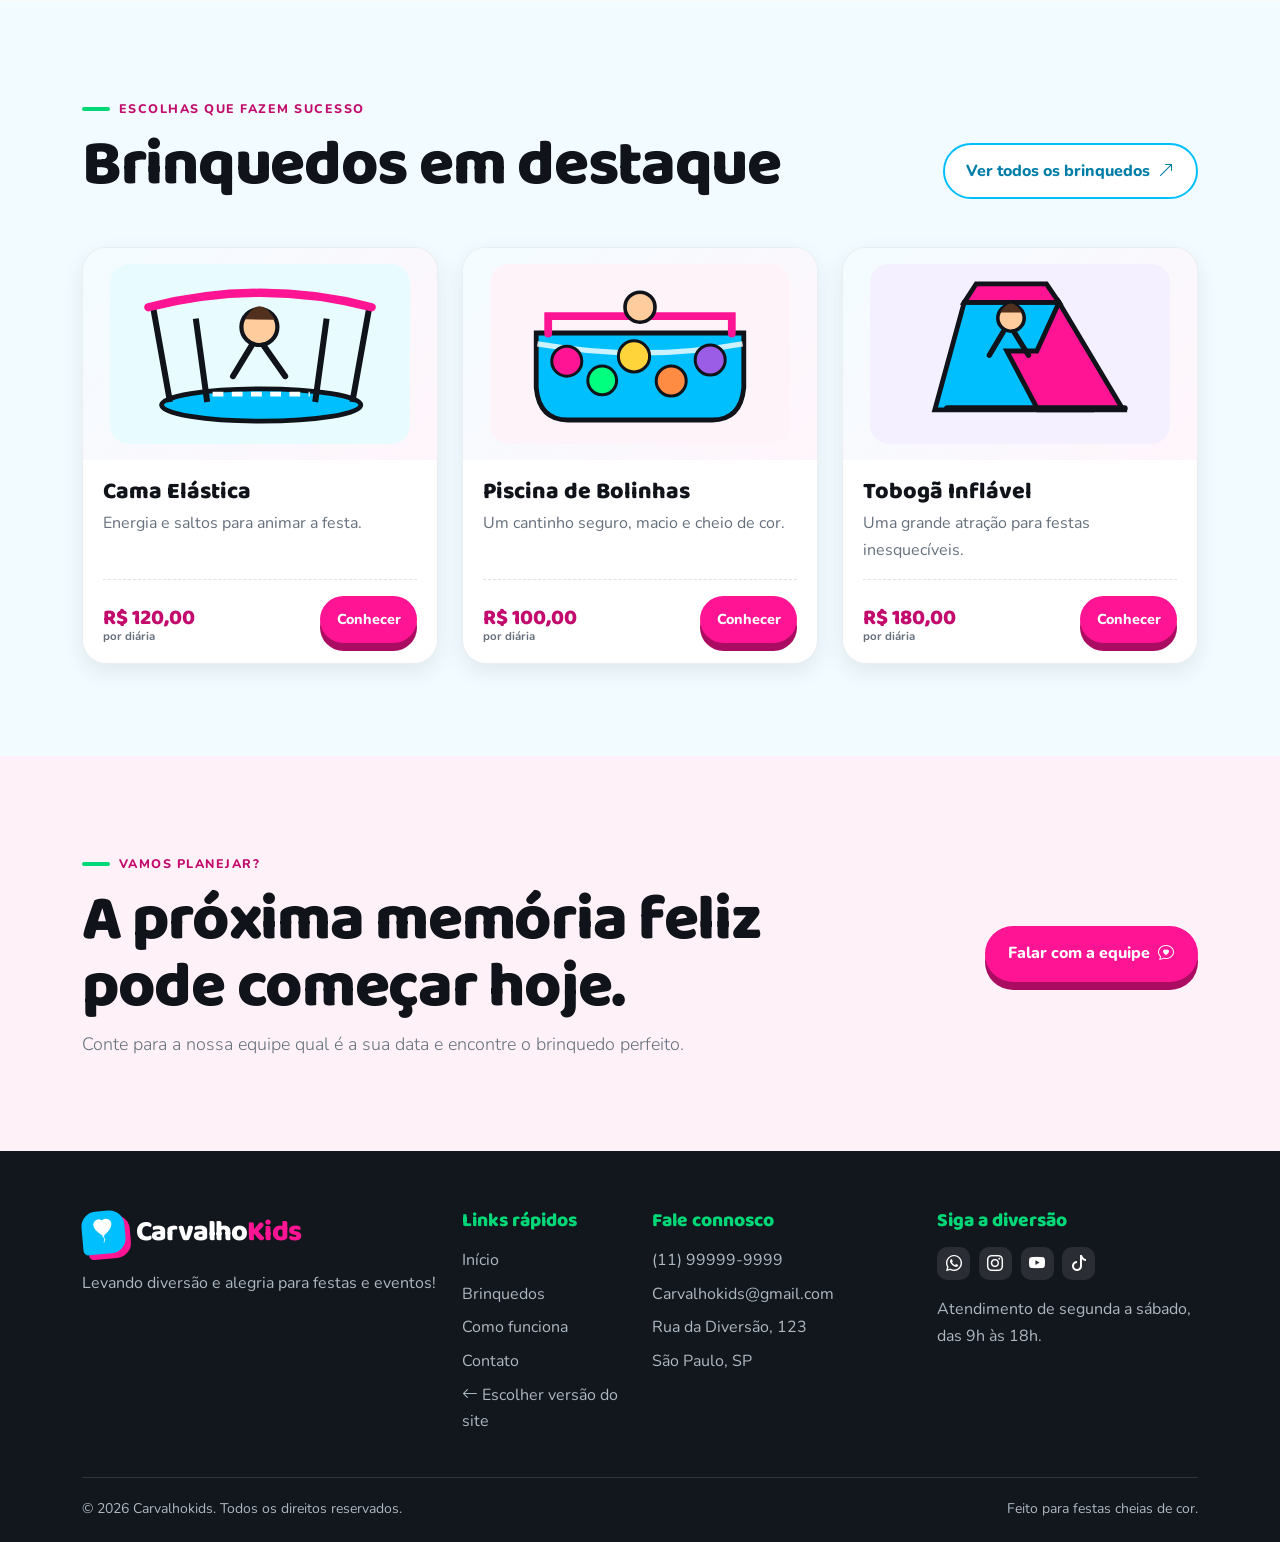
<file: inicio.html>
<!doctype html>
<html lang="pt-BR">

<head>
  <meta charset="UTF-8">
  <meta name="viewport" content="width=device-width, initial-scale=1">
  <meta name="description" content="BrincaFácil — locação de brinquedos para festas e eventos infantis.">
  <title>Carvalhokids — Diversão para a sua festa</title>
  <link rel="preconnect" href="https://fonts.googleapis.com">
  <link rel="preconnect" href="https://fonts.gstatic.com" crossorigin>
  <link
    href="https://fonts.googleapis.com/css2?family=Baloo+2:wght@600;700;800&family=Nunito:wght@400;600;700;800&display=swap"
    rel="stylesheet">
  <link href="https://cdn.jsdelivr.net/npm/bootstrap@5.3.3/dist/css/bootstrap.min.css" rel="stylesheet">
  <link href="https://cdn.jsdelivr.net/npm/bootstrap-icons@1.11.3/font/bootstrap-icons.min.css" rel="stylesheet">
  <link href="css/style.css" rel="stylesheet">
</head>

<body>
  <header class="site-header">
    <div class="container nav-wrap">
      <a class="brand" href="inicio.html" aria-label="BrincaFácil — início"><span class="brand-mark"><i
            class="bi bi-balloon-heart-fill"></i></span><span class="brand-name">Carvalho<span>Kids</span></span></a>
      <input class="nav-toggle" type="checkbox" id="nav-toggle">
      <label class="nav-trigger" for="nav-toggle"><i class="bi bi-list"></i> Menu</label>
      <nav class="nav-links" aria-label="Navegação principal">
        <a href="inicio.html" class="active">Início</a>
        <a href="brinquedos.html" class="">Brinquedos</a>
        <a href="funciona.html" class="">Como funciona</a>
        <a href="contato.html" class="">Contato</a>
      </nav>
    </div>
  </header>
  <a class="index-shortcut" href="index.html"><i class="bi bi-arrow-left"></i> Escolher versão</a>
  <main>
    <section class="hero">
      <div class="container">
        <div class="row align-items-center g-5">
          <div class="col-lg-7 hero-copy"><span class="eyebrow">A sua festa, do seu jeito</span>
            <h1 class="display-title">Transforme sua festa em um mundo de <span class="text-pink">diversão!</span></h1>
            <p class="lead">Na Carvalhokids, você encontra os melhores brinquedos para tornar aniversários, festas e
              eventos ainda mais especiais. Oferecemos diversão, praticidade e alegria para todas as crianças!</p>
            <div class="hero-actions"><a class="btn-brand" href="brinquedos.html">Conhecer brinquedos <i
                  class="bi bi-arrow-right"></i></a><a class="btn-brand-outline" href="funciona.html">Como funciona</a>
            </div>
          </div>
          <div class="col-lg-5 hero-art"><img src="imagens/hero-brincafacil.svg"
              alt="Crianças felizes junto de brinquedos coloridos"></div>
        </div>
      </div>
    </section>
    <section class="section-pad">
      <div class="container">
        <div class="row align-items-end g-4 mb-5">
          <div class="col-lg-7"><span class="eyebrow">Sobre a Carvalhokids</span>
            <h2 class="section-title">Mais cor, menos preocupação.</h2>
          </div>
          <div class="col-lg-5">
            <p class="lead mb-0">A Carvalhokids nasceu para levar diversão e alegria às festas e eventos. Trabalhamos com
              locação de brinquedos infantis, oferecendo opções para diferentes idades e ocasiões.</p>
          </div>
        </div>
        <div class="row g-4">
          <div class="col-md-4">
            <article class="info-card">
              <div class="icon-bubble"><i class="bi bi-emoji-sunglasses"></i></div>
              <h3>Diversão garantida</h3>
              <p>Brinquedos que fazem a criançada sorrir do começo ao fim.</p>
            </article>
          </div>
          <div class="col-md-4">
            <article class="info-card">
              <div class="icon-bubble pink"><i class="bi bi-grid-3x3-gap-fill"></i></div>
              <h3>Variedade de brinquedos</h3>
              <p>Opções para combinar com o tamanho e o estilo da sua festa.</p>
            </article>
          </div>
          <div class="col-md-4">
            <article class="info-card">
              <div class="icon-bubble green"><i class="bi bi-calendar2-check-fill"></i></div>
              <h3>Praticidade na locação</h3>
              <p>Escolha, combine os detalhes e deixe a diversão com a gente.</p>
            </article>
          </div>
          <div class="col-md-4">
            <article class="info-card">
              <div class="icon-bubble pink"><i class="bi bi-heart-fill"></i></div>
              <h3>Atendimento especial</h3>
              <p>Uma equipe próxima para ajudar em cada escolha.</p>
            </article>
          </div>
          <div class="col-md-4">
            <article class="info-card">
              <div class="icon-bubble"><i class="bi bi-people-fill"></i></div>
              <h3>Para várias idades</h3>
              <p>Catálogo pensado para diferentes fases da infância.</p>
            </article>
          </div>
          <div class="col-md-4">
            <article class="info-card">
              <div class="icon-bubble green"><i class="bi bi-stars"></i></div>
              <h3>Festas e eventos</h3>
              <p>Do aniversário em casa ao grande evento, há uma atração ideal.</p>
            </article>
          </div>
        </div>
      </div>
    </section>
    <section class="section-pad section-soft">
      <div class="container">
        <div class="d-flex flex-wrap justify-content-between align-items-end gap-3 mb-5">
          <div><span class="eyebrow">Escolhas que fazem sucesso</span>
            <h2 class="section-title mb-0">Brinquedos em destaque</h2>
          </div><a class="btn-brand-outline" href="brinquedos.html">Ver todos os brinquedos <i
              class="bi bi-arrow-up-right"></i></a>
        </div>
        <div class="row g-4">
          <div class="col-md-4">
            <article class="toy-card">
              <div class="toy-image"><img src="imagens/cama-elastica.svg" alt="Cama elástica colorida"></div>
              <div class="toy-card-body">
                <h3>Cama Elástica</h3>
                <p>Energia e saltos para animar a festa.</p>
                <div class="toy-meta">
                  <div class="price">R$ 120,00<small>por diária</small></div><a class="btn-brand btn-small"
                    href="contato.html">Conhecer</a>
                </div>
              </div>
            </article>
          </div>
          <div class="col-md-4">
            <article class="toy-card">
              <div class="toy-image"><img src="imagens/piscina-bolinhas.svg" alt="Piscina de bolinhas"></div>
              <div class="toy-card-body">
                <h3>Piscina de Bolinhas</h3>
                <p>Um cantinho seguro, macio e cheio de cor.</p>
                <div class="toy-meta">
                  <div class="price">R$ 100,00<small>por diária</small></div><a class="btn-brand btn-small"
                    href="contato.html">Conhecer</a>
                </div>
              </div>
            </article>
          </div>
          <div class="col-md-4">
            <article class="toy-card">
              <div class="toy-image"><img src="imagens/toboga-inflavel.svg" alt="Tobogã inflável"></div>
              <div class="toy-card-body">
                <h3>Tobogã Inflável</h3>
                <p>Uma grande atração para festas inesquecíveis.</p>
                <div class="toy-meta">
                  <div class="price">R$ 180,00<small>por diária</small></div><a class="btn-brand btn-small"
                    href="contato.html">Conhecer</a>
                </div>
              </div>
            </article>
          </div>
        </div>
      </div>
    </section>
    <section class="section-pad section-pink">
      <div class="container">
        <div class="row align-items-center g-4">
          <div class="col-lg-8"><span class="eyebrow">Vamos planejar?</span>
            <h2 class="section-title mb-2">A próxima memória feliz pode começar hoje.</h2>
            <p class="lead mb-0">Conte para a nossa equipe qual é a sua data e encontre o brinquedo perfeito.</p>
          </div>
          <div class="col-lg-4 text-lg-end"><a href="contato.html" class="btn-brand">Falar com a equipe <i
                class="bi bi-chat-heart"></i></a></div>
        </div>
      </div>
    </section>
  </main><input class="brinki-input" type="checkbox" id="brinki-toggle">
  <label class="brinki-launcher" for="brinki-toggle" aria-label="Abrir assistente BRINKI"><i
      class="bi bi-chat-heart-fill open-icon"></i><i class="bi bi-x-lg close-icon"></i></label>
  <section class="brinki-panel" aria-label="Assistente virtual BRINKI">
    <div class="brinki-head">
      <div class="brinki-avatar"><i class="bi bi-stars"></i></div>
      <div><strong>BRINKI</strong><small>Assistente da Carvalhokids</small></div>
    </div>
    <div class="brinki-body">
      <div class="brinki-message">Olá! Eu sou a BRINKI, sua assistente virtual da Carvalhokids! 🎈 Estou aqui para ajudar
        você a encontrar o brinquedo perfeito para sua festa. Escolha uma das opções abaixo e vamos começar!</div>
      <p class="brinki-note"><i class="bi bi-info-circle"></i> Sou uma assistente virtual demonstrativa e consigo
        responder por meio das opções disponíveis.</p>
      <details class="brinki-question">
        <summary>Quais brinquedos estão disponíveis?</summary>
        <p>Temos cama elástica, piscina de bolinhas, pula-pula, escorregador infantil, tobogã inflável, futebol de
          sabão, castelinho inflável e mini playground.</p><a href="brinquedos.html">Ver brinquedos</a>
      </details>
      <details class="brinki-question">
        <summary>Quanto custa o aluguel?</summary>
        <p>Os preços variam. Temos opções a partir de R$ 100,00 por diária. Consulte o catálogo para conferir todos os
          valores.</p><a href="brinquedos.html">Consultar preços</a>
      </details>
      <details class="brinki-question">
        <summary>Qual a idade recomendada?</summary>
        <p>Há opções para crianças a partir de 2 anos e brinquedos para crianças maiores. Confira cada faixa no
          catálogo.</p><a href="brinquedos.html">Ver faixas etárias</a>
      </details>
      <details class="brinki-question">
        <summary>Como funciona o aluguel?</summary>
        <p>Você escolhe o brinquedo, entra em contato, combina os detalhes e aguarda a entrega. Depois é só aproveitar!
        </p><a href="funciona.html">Como funciona</a>
      </details>
      <details class="brinki-question">
        <summary>Como faço uma reserva?</summary>
        <p>Informe o brinquedo desejado, a data do evento e o endereço de entrega. Nossa equipa verificará a
          disponibilidade.</p><a href="contato.html">Falar com a equipe</a>
      </details>
      <details class="brinki-question">
        <summary>Qual é o endereço?</summary>
        <p>Estamos na Rua da Diversão, 123 – São Paulo, SP.</p>
      </details>
      <details class="brinki-question">
        <summary>Qual é o horário de atendimento?</summary>
        <p>Atendemos de segunda-feira a sábado, das 9h às 18h.</p>
      </details>
      <details class="brinki-question">
        <summary>Como posso entrar em contato?</summary>
        <p>Fale pelo telefone (11) 99999-9999 ou pelo e-mail Carvalhokids@gmail.com. Também estamos nas redes sociais.
        </p><a href="contato.html">Ir para contato</a>
      </details>
    </div>
  </section>
  <footer class="site-footer">
    <div class="container">
      <div class="row g-4">
        <div class="col-lg-4">
          <a class="brand" href="inicio.html"><span class="brand-mark"><i
                class="bi bi-balloon-heart-fill"></i></span><span class="brand-name">Carvalho<span>Kids</span></span></a>
          <p class="mt-3 mb-0">Levando diversão e alegria para festas e eventos!</p>
        </div>
        <div class="col-6 col-lg-2">
          <h3>Links rápidos</h3>
          <ul class="footer-list">
            <li><a href="inicio.html">Início</a></li>
            <li><a href="brinquedos.html">Brinquedos</a></li>
            <li><a href="funciona.html">Como funciona</a></li>
            <li><a href="contato.html">Contato</a></li>
           <li><a class="" href="index.html"><i class="bi bi-arrow-left"></i> Escolher versão do site </a></li>
          </ul>
        </div>
        <div class="col-6 col-lg-3">
          <h3>Fale connosco</h3>
          <ul class="footer-list">
            <li><a href="tel:+5511999999999">(11) 99999-9999</a></li>
            <li><a href="mailto:Carvalhokids@gmail.com">Carvalhokids@gmail.com</a></li>
            <li>Rua da Diversão, 123</li>
            <li>São Paulo, SP</li>
          </ul>
        </div>
        <div class="col-lg-3">
          <h3>Siga a diversão</h3>
          <div class="footer-socials"><a href="https://web.whatsapp.com/" target="_blank" rel="noopener"
              aria-label="WhatsApp"><i class="bi bi-whatsapp"></i></a><a href="https://www.instagram.com/"
              target="_blank" rel="noopener" aria-label="Instagram"><i class="bi bi-instagram"></i></a><a
              href="https://www.youtube.com/" target="_blank" rel="noopener" aria-label="YouTube"><i
                class="bi bi-youtube"></i></a><a href="https://www.tiktok.com/" target="_blank" rel="noopener"
              aria-label="TikTok"><i class="bi bi-tiktok"></i></a></div>
          <p class="mt-3 mb-0">Atendimento de segunda a sábado, das 9h às 18h.</p>
        </div>
      </div>
      <div class="footer-bottom"><small>© 2026 Carvalhokids. Todos os direitos reservados.</small><small>Feito para
          festas cheias de cor.</small></div>
    </div>
  </footer>
</body>

</html>
</file>
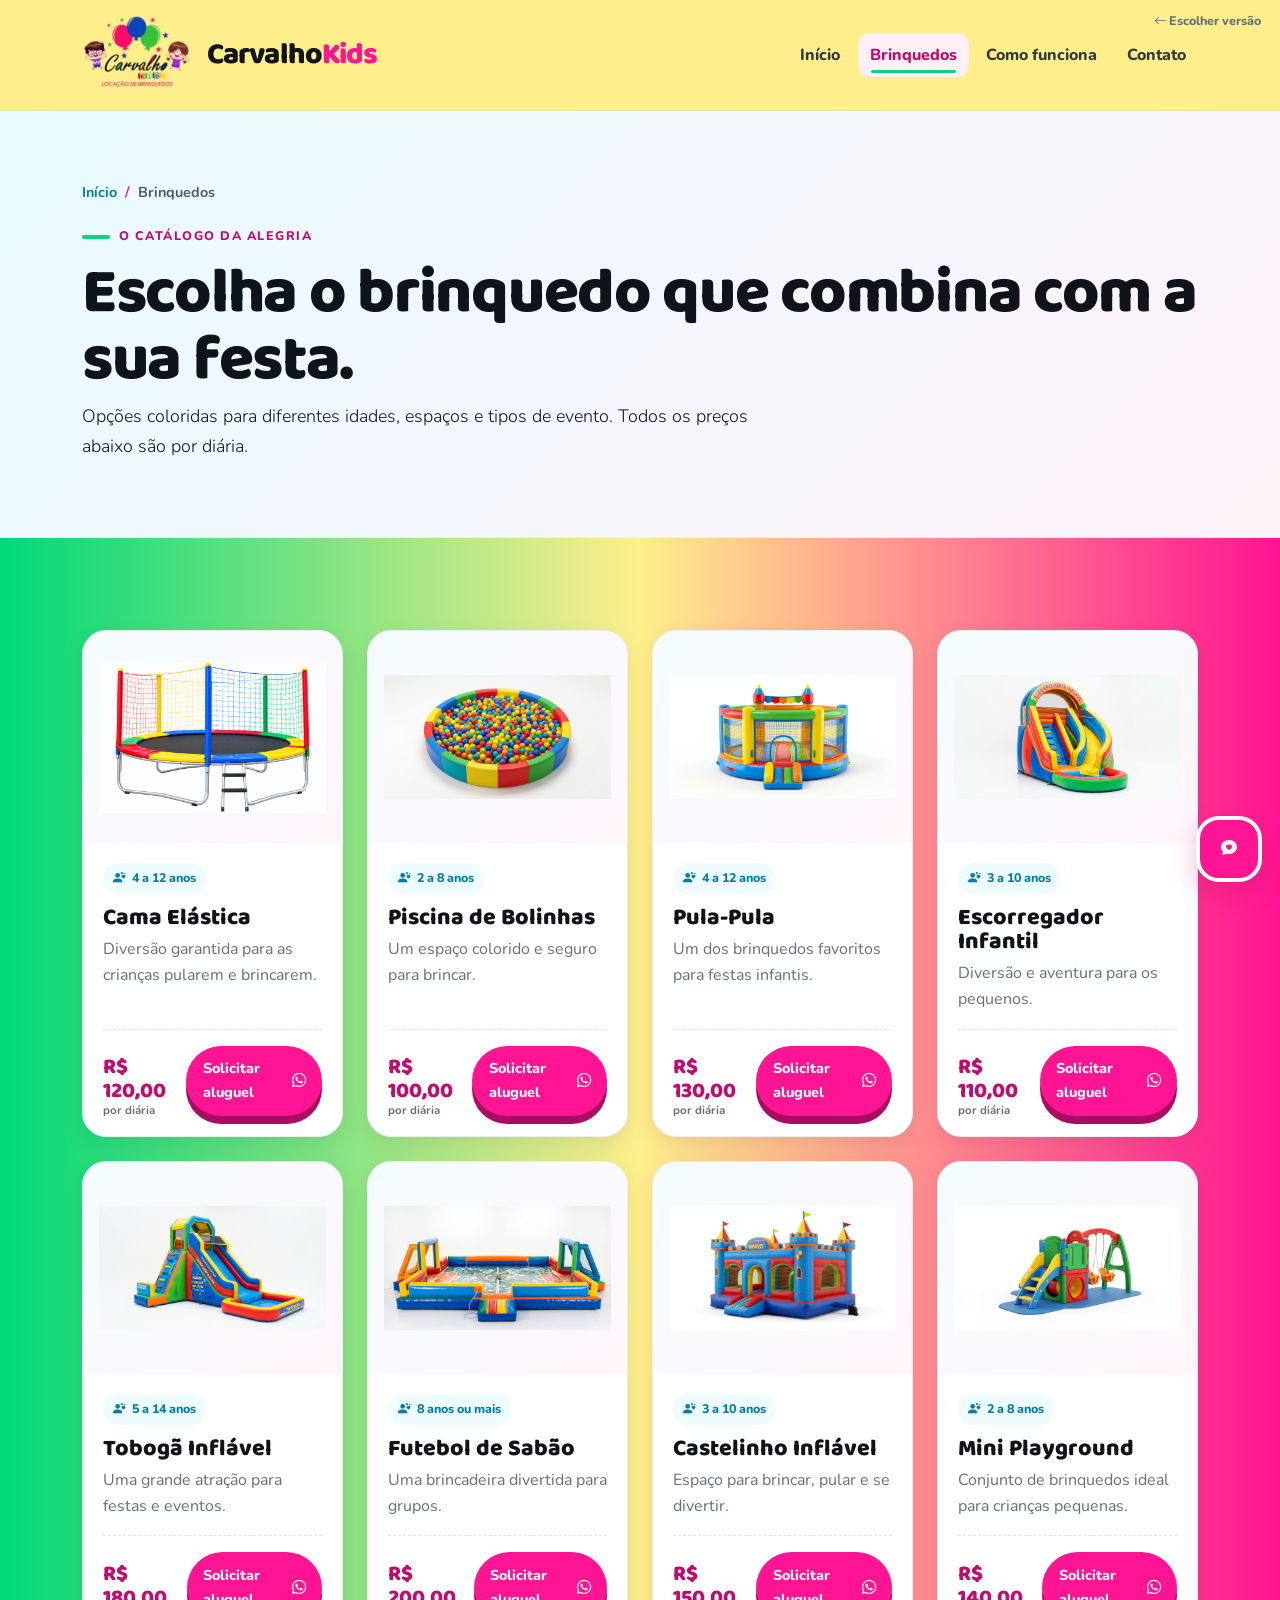
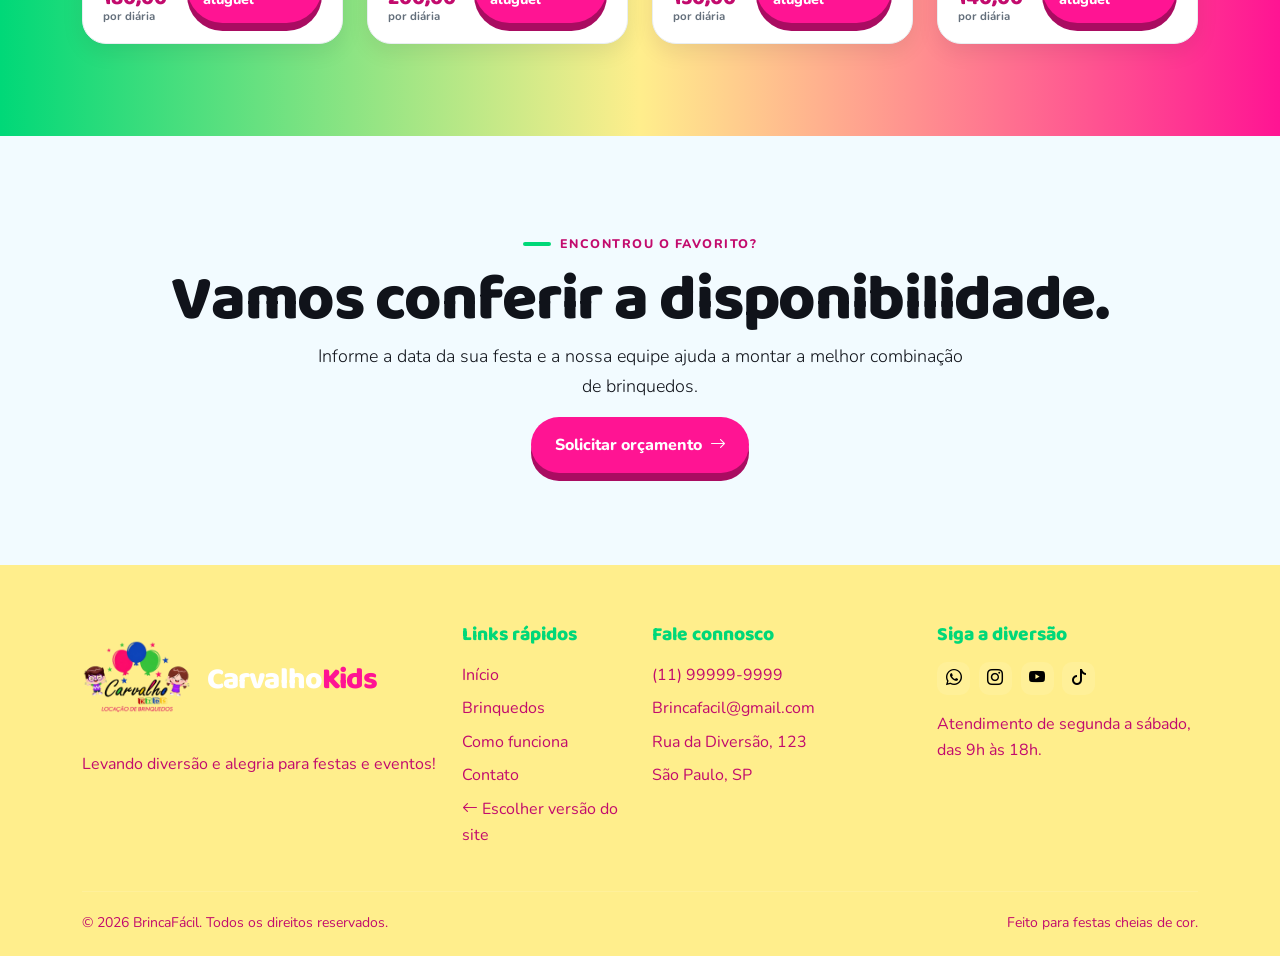
<file: modificado/brinquedos.html>
<!doctype html>
<html lang="pt-BR">

<head>
  <meta charset="UTF-8">
  <meta name="viewport" content="width=device-width, initial-scale=1">
  <meta name="description" content="BrincaFácil — locação de brinquedos para festas e eventos infantis.">
  <title>Carvalhokids — Catálogo de brinquedos</title>
  <link rel="preconnect" href="https://fonts.googleapis.com">
  <link rel="preconnect" href="https://fonts.gstatic.com" crossorigin>
  <link
    href="https://fonts.googleapis.com/css2?family=Baloo+2:wght@600;700;800&family=Nunito:wght@400;600;700;800&display=swap"
    rel="stylesheet">
  <link href="https://cdn.jsdelivr.net/npm/bootstrap@5.3.3/dist/css/bootstrap.min.css" rel="stylesheet">
  <link href="https://cdn.jsdelivr.net/npm/bootstrap-icons@1.11.3/font/bootstrap-icons.min.css" rel="stylesheet">
  <link href="css/style.css" rel="stylesheet">
    <link rel="shortcut icon" href="imagens/Carvalho_Kids__Festa_Colorida-removebg-preview.png" type="image/png">
</head>

<body>
  <header class="site-header">
    <div class="container nav-wrap">
      <a class="logoimg" href="inicio.html"><img class="logo1" src="imagens/Carvalho_Kids__Festa_Colorida-removebg-preview.png"
          alt="logo da empresa"><span class="brand-name">Carvalho<span>Kids</span></span></a>
      <input class="nav-toggle" type="checkbox" id="nav-toggle">
      <label class="nav-trigger" for="nav-toggle"><i class="bi bi-list"></i> Menu</label>
      <nav class="nav-links" aria-label="Navegação principal">
        <a href="inicio.html" class="">Início</a>
        <a href="brinquedos.html" class="active">Brinquedos</a>
        <a href="funciona.html" class="">Como funciona</a>
        <a href="contato.html" class="">Contato</a>
      </nav>
    </div>
  </header>
  <a class="index-shortcut" href="../index.html"><i class="bi bi-arrow-left"></i> Escolher versão</a>
  <main>
    <section class="page-hero">
      <div class="container">
        <nav aria-label="breadcrumb">
          <ol class="breadcrumb">
            <li class="breadcrumb-item"><a href="inicio.html">Início</a></li>
            <li class="breadcrumb-item active" aria-current="page">Brinquedos</li>
          </ol>
        </nav><span class="eyebrow">O catálogo da alegria</span>
        <h1 class="section-title">Escolha o brinquedo que combina com a sua festa.</h1>
        <p class="lead mb-0">Opções coloridas para diferentes idades, espaços e tipos de evento. Todos os preços abaixo
          são por diária.</p>
      </div>
    </section>
    <section class="section-pad">
      <div class="container">
        <div class="row g-4">
          <div class="col-md-6 col-xl-3">
            <article class="toy-card">
              <div class="toy-image"><img src="imagens/Trampolim Infantil Colorido com Rede de Segurança.png"
                  alt="Cama Elástica"></div>
              <div class="toy-card-body"><span class="toy-age"><i class="bi bi-person-hearts"></i> 4 a 12 anos</span>
                <h3>Cama Elástica</h3>
                <p>Diversão garantida para as crianças pularem e brincarem.</p>
                <div class="toy-meta">
                  <div class="price">R$ 120,00<small>por diária</small></div><a class="btn-brand btn-small"
                    href="contato.html">Solicitar aluguel <i class="bi bi-whatsapp"></i></a>
                </div>
              </div>
            </article>
          </div>
          <div class="col-md-6 col-xl-3">
            <article class="toy-card">
              <div class="toy-image"><img src="imagens/Gemini_Generated_Image_fhpqazfhpqazfhpq.jpeg"
                  alt="Piscina de Bolinhas"></div>
              <div class="toy-card-body"><span class="toy-age"><i class="bi bi-person-hearts"></i> 2 a 8 anos</span>
                <h3>Piscina de Bolinhas</h3>
                <p>Um espaço colorido e seguro para brincar.</p>
                <div class="toy-meta">
                  <div class="price">R$ 100,00<small>por diária</small></div><a class="btn-brand btn-small"
                    href="contato.html">Solicitar aluguel <i class="bi bi-whatsapp"></i></a>
                </div>
              </div>
            </article>
          </div>
          <div class="col-md-6 col-xl-3">
            <article class="toy-card">
              <div class="toy-image"><img src="imagens/Gemini_Generated_Image_ya2oy7ya2oy7ya2o.jpeg" alt="Pula-Pula">
              </div>
              <div class="toy-card-body"><span class="toy-age"><i class="bi bi-person-hearts"></i> 4 a 12 anos</span>
                <h3>Pula-Pula</h3>
                <p>Um dos brinquedos favoritos para festas infantis.</p>
                <div class="toy-meta">
                  <div class="price">R$ 130,00<small>por diária</small></div><a class="btn-brand btn-small"
                    href="contato.html">Solicitar aluguel <i class="bi bi-whatsapp"></i></a>
                </div>
              </div>
            </article>
          </div>
          <div class="col-md-6 col-xl-3">
            <article class="toy-card">
              <div class="toy-image"><img src="imagens/Gemini_Generated_Image_kh69nxkh69nxkh69.jpeg"
                  alt="Escorregador Infantil"></div>
              <div class="toy-card-body"><span class="toy-age"><i class="bi bi-person-hearts"></i> 3 a 10 anos</span>
                <h3>Escorregador Infantil</h3>
                <p>Diversão e aventura para os pequenos.</p>
                <div class="toy-meta">
                  <div class="price">R$ 110,00<small>por diária</small></div><a class="btn-brand btn-small"
                    href="contato.html">Solicitar aluguel <i class="bi bi-whatsapp"></i></a>
                </div>
              </div>
            </article>
          </div>
          <div class="col-md-6 col-xl-3">
            <article class="toy-card">
              <div class="toy-image"><img src="imagens/Gemini_Generated_Image_2uis1a2uis1a2uis.jpeg"
                  alt="Tobogã Inflável"></div>
              <div class="toy-card-body"><span class="toy-age"><i class="bi bi-person-hearts"></i> 5 a 14 anos</span>
                <h3>Tobogã Inflável</h3>
                <p>Uma grande atração para festas e eventos.</p>
                <div class="toy-meta">
                  <div class="price">R$ 180,00<small>por diária</small></div><a class="btn-brand btn-small"
                    href="contato.html">Solicitar aluguel <i class="bi bi-whatsapp"></i></a>
                </div>
              </div>
            </article>
          </div>
          <div class="col-md-6 col-xl-3">
            <article class="toy-card">
              <div class="toy-image"><img src="imagens/Gemini_Generated_Image_64f7k964f7k964f7.jpeg"
                  alt="Futebol de Sabão"></div>
              <div class="toy-card-body"><span class="toy-age"><i class="bi bi-person-hearts"></i> 8 anos ou mais</span>
                <h3>Futebol de Sabão</h3>
                <p>Uma brincadeira divertida para grupos.</p>
                <div class="toy-meta">
                  <div class="price">R$ 200,00<small>por diária</small></div><a class="btn-brand btn-small"
                    href="contato.html">Solicitar aluguel <i class="bi bi-whatsapp"></i></a>
                </div>
              </div>
            </article>
          </div>
          <div class="col-md-6 col-xl-3">
            <article class="toy-card">
              <div class="toy-image"><img src="imagens/Gemini_Generated_Image_2556802556802556.jpeg"
                  alt="Castelinho Inflável"></div>
              <div class="toy-card-body"><span class="toy-age"><i class="bi bi-person-hearts"></i> 3 a 10 anos</span>
                <h3>Castelinho Inflável</h3>
                <p>Espaço para brincar, pular e se divertir.</p>
                <div class="toy-meta">
                  <div class="price">R$ 150,00<small>por diária</small></div><a class="btn-brand btn-small"
                    href="contato.html">Solicitar aluguel <i class="bi bi-whatsapp"></i></a>
                </div>
              </div>
            </article>
          </div>
          <div class="col-md-6 col-xl-3">
            <article class="toy-card">
              <div class="toy-image"><img src="imagens/Gemini_Generated_Image_6qdmd46qdmd46qdm.jpeg"
                  alt="Mini Playground"></div>
              <div class="toy-card-body"><span class="toy-age"><i class="bi bi-person-hearts"></i> 2 a 8 anos</span>
                <h3>Mini Playground</h3>
                <p>Conjunto de brinquedos ideal para crianças pequenas.</p>
                <div class="toy-meta">
                  <div class="price">R$ 140,00<small>por diária</small></div><a class="btn-brand btn-small"
                    href="contato.html">Solicitar aluguel <i class="bi bi-whatsapp"></i></a>
                </div>
              </div>
            </article>
          </div>
        </div>
      </div>
    </section>
    <section class="section-pad section-soft">
      <div class="container text-center"><span class="eyebrow">Encontrou o favorito?</span>
        <h2 class="section-title">Vamos conferir a disponibilidade.</h2>
        <p class="lead mx-auto" style="max-width:650px">Informe a data da sua festa e a nossa equipe ajuda a montar a
          melhor combinação de brinquedos.</p><a class="btn-brand" href="contato.html">Solicitar orçamento <i
            class="bi bi-arrow-right"></i></a>
      </div>
    </section>
  </main><input class="brinki-input" type="checkbox" id="brinki-toggle">
  <label class="brinki-launcher" for="brinki-toggle" aria-label="Abrir assistente BRINKI"><i
      class="bi bi-chat-heart-fill open-icon"></i><i class="bi bi-x-lg close-icon"></i></label>
  <section class="brinki-panel" aria-label="Assistente virtual BRINKI">
    <div class="brinki-head">
      <div class="brinki-avatar"><i class="bi bi-stars"></i></div>
      <div><strong>BRINKI</strong><small>Assistente da Carvalhokids</small></div>
    </div>
    <div class="brinki-body">
      <div class="brinki-message">Olá! Eu sou a BRINKI, sua assistente virtual da BrincaFácil! 🎈 Estou aqui para ajudar
        você a encontrar o brinquedo perfeito para sua festa. Escolha uma das opções abaixo e vamos começar!</div>
      <p class="brinki-note"><i class="bi bi-info-circle"></i> Sou uma assistente virtual demonstrativa e consigo
        responder por meio das opções disponíveis.</p>
      <details class="brinki-question">
        <summary>Quais brinquedos estão disponíveis?</summary>
        <p>Temos cama elástica, piscina de bolinhas, pula-pula, escorregador infantil, tobogã inflável, futebol de
          sabão, castelinho inflável e mini playground.</p><a href="brinquedos.html">Ver brinquedos</a>
      </details>
      <details class="brinki-question">
        <summary>Quanto custa o aluguel?</summary>
        <p>Os preços variam. Temos opções a partir de R$ 100,00 por diária. Consulte o catálogo para conferir todos os
          valores.</p><a href="brinquedos.html">Consultar preços</a>
      </details>
      <details class="brinki-question">
        <summary>Qual a idade recomendada?</summary>
        <p>Há opções para crianças a partir de 2 anos e brinquedos para crianças maiores. Confira cada faixa no
          catálogo.</p><a href="brinquedos.html">Ver faixas etárias</a>
      </details>
      <details class="brinki-question">
        <summary>Como funciona o aluguel?</summary>
        <p>Você escolhe o brinquedo, entra em contato, combina os detalhes e aguarda a entrega. Depois é só aproveitar!
        </p><a href="funciona.html">Como funciona</a>
      </details>
      <details class="brinki-question">
        <summary>Como faço uma reserva?</summary>
        <p>Informe o brinquedo desejado, a data do evento e o endereço de entrega. Nossa equipa verificará a
          disponibilidade.</p><a href="contato.html">Falar com a equipe</a>
      </details>
      <details class="brinki-question">
        <summary>Qual é o endereço?</summary>
        <p>Estamos na Rua da Diversão, 123 – São Paulo, SP.</p>
      </details>
      <details class="brinki-question">
        <summary>Qual é o horário de atendimento?</summary>
        <p>Atendemos de segunda-feira a sábado, das 9h às 18h.</p>
      </details>
      <details class="brinki-question">
        <summary>Como posso entrar em contato?</summary>
        <p>Fale pelo telefone (11) 99999-9999 ou pelo e-mail Carvalhokids@gmail.com. Também estamos nas redes sociais.
        </p><a href="contato.html">Ir para contato</a>
      </details>
    </div>
  </section>
  <footer class="site-footer">
    <div class="container">
      <div class="row g-4">
        <div class="col-lg-4">
          <a class="logoimg" href="inicio.html"><img class="logo1" src="imagens/Carvalho_Kids__Festa_Colorida-removebg-preview.png"
              alt="logo da empresa"><span class="brand-name">Carvalho<span>Kids</span></span></a>
          <p class="mt-3 mb-0">Levando diversão e alegria para festas e eventos!</p>
        </div>
        <div class="col-6 col-lg-2">
          <h3>Links rápidos</h3>
          <ul class="footer-list">
            <li><a href="inicio.html">Início</a></li>
            <li><a href="brinquedos.html">Brinquedos</a></li>
            <li><a href="funciona.html">Como funciona</a></li>
            <li><a href="contato.html">Contato</a></li>
            <li><a class="" href="../index.html"><i class="bi bi-arrow-left"></i> Escolher versão do site</a></li>
          </ul>
        </div>
        <div class="col-6 col-lg-3">
          <h3>Fale connosco</h3>
          <ul class="footer-list">
            <li><a href="tel:+5511999999999">(11) 99999-9999</a></li>
            <li><a href="mailto:Carvalhokids@gmail.com">Brincafacil@gmail.com</a></li>
            <li>Rua da Diversão, 123</li>
            <li>São Paulo, SP</li>
          </ul>
        </div>
        <div class="col-lg-3">
          <h3>Siga a diversão</h3>
          <div class="footer-socials"><a href="https://web.whatsapp.com/" target="_blank" rel="noopener"
              aria-label="WhatsApp"><i class="bi bi-whatsapp"></i></a><a href="https://www.instagram.com/"
              target="_blank" rel="noopener" aria-label="Instagram"><i class="bi bi-instagram"></i></a><a
              href="https://www.youtube.com/" target="_blank" rel="noopener" aria-label="YouTube"><i
                class="bi bi-youtube"></i></a><a href="https://www.tiktok.com/" target="_blank" rel="noopener"
              aria-label="TikTok"><i class="bi bi-tiktok"></i></a></div>
          <p class="mt-3 mb-0">Atendimento de segunda a sábado, das 9h às 18h.</p>
        </div>
      </div>
      <div class="footer-bottom"><small>© 2026 BrincaFácil. Todos os direitos reservados.</small><small>Feito para
          festas cheias de cor.</small></div>
    </div>
  </footer>
</body>

</html>
</file>
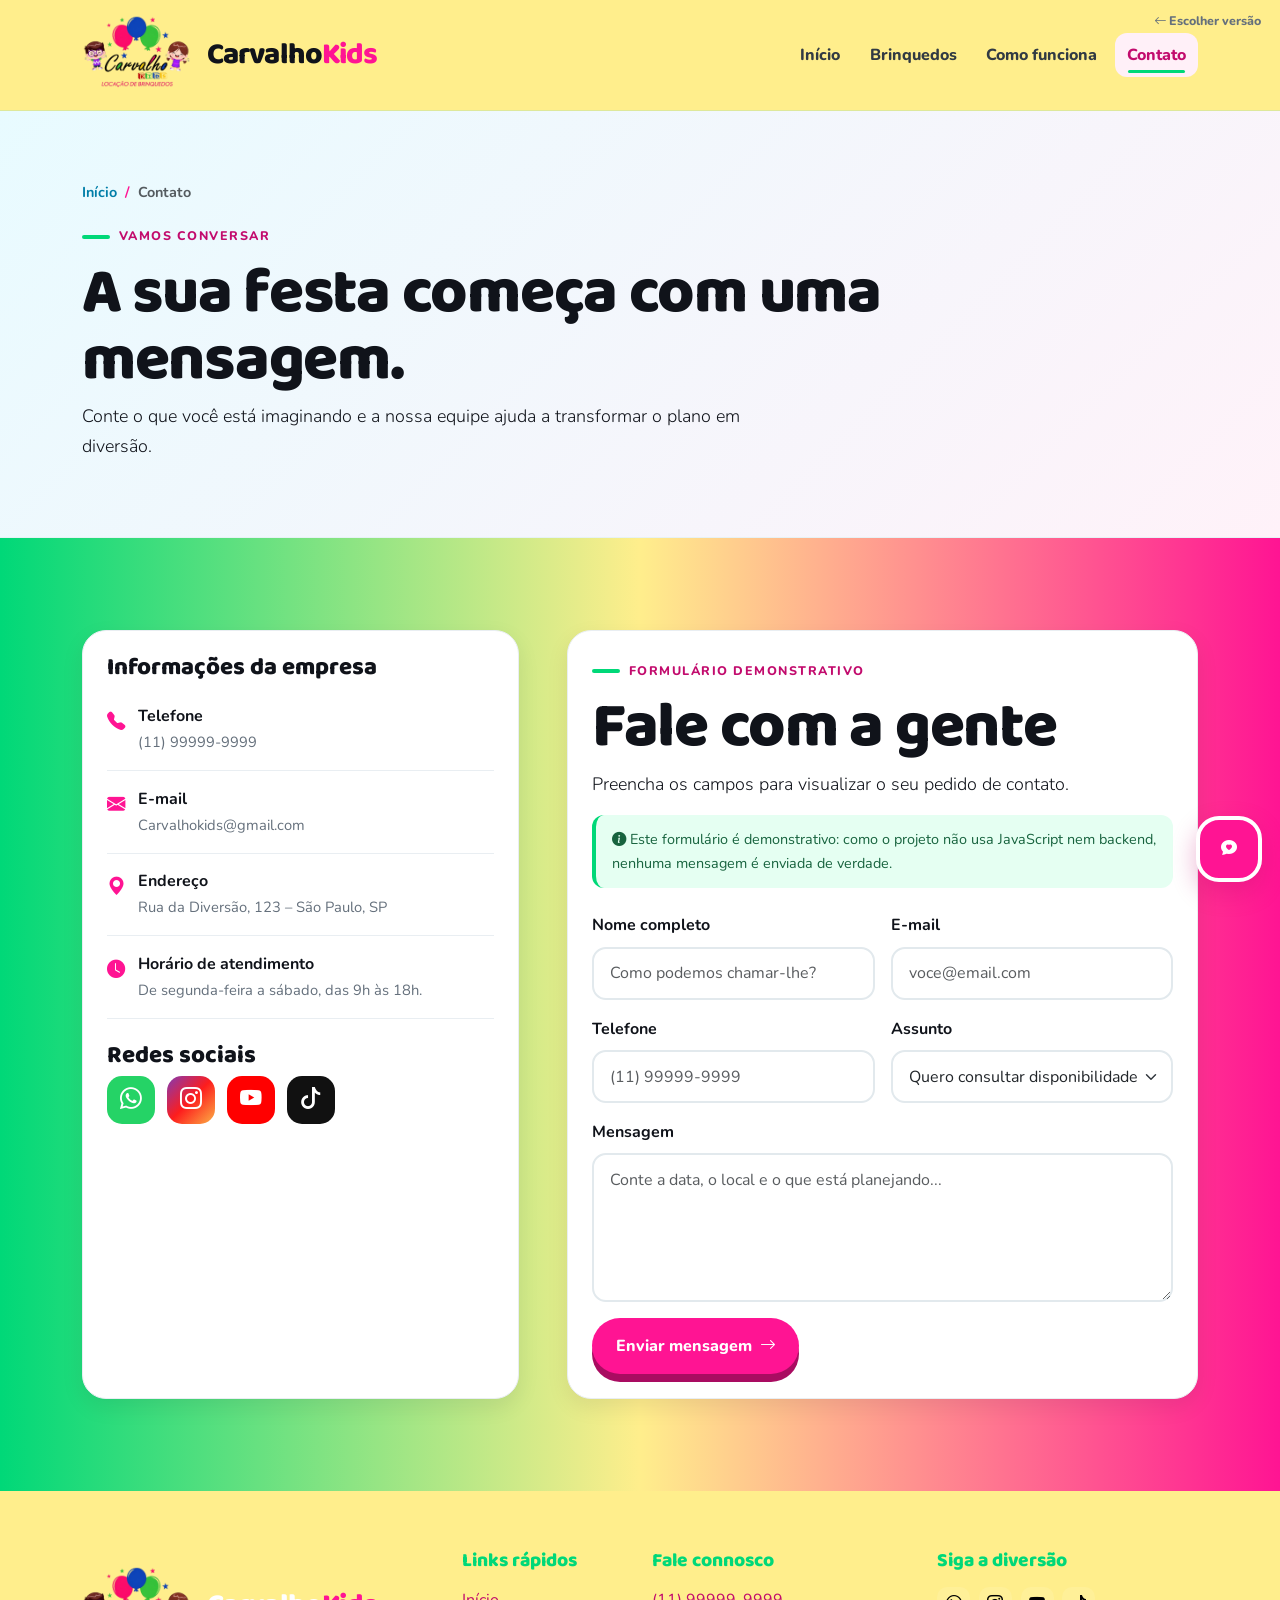
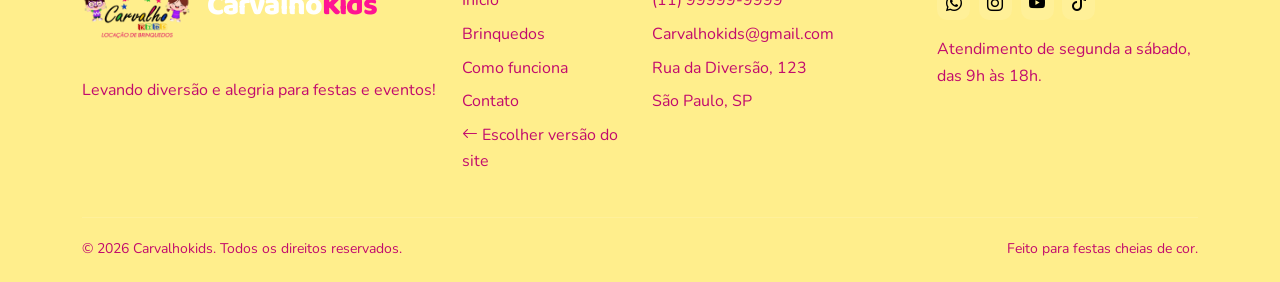
<file: modificado/contato.html>
<!doctype html>
<html lang="pt-BR">

<head>
  <meta charset="UTF-8">
  <meta name="viewport" content="width=device-width, initial-scale=1">
  <meta name="description" content="BrincaFácil — locação de brinquedos para festas e eventos infantis.">
  <title>Carvalhokids — Entre em contato</title>
  <link rel="preconnect" href="https://fonts.googleapis.com">
  <link rel="preconnect" href="https://fonts.gstatic.com" crossorigin>
  <link
    href="https://fonts.googleapis.com/css2?family=Baloo+2:wght@600;700;800&family=Nunito:wght@400;600;700;800&display=swap"
    rel="stylesheet">
  <link href="https://cdn.jsdelivr.net/npm/bootstrap@5.3.3/dist/css/bootstrap.min.css" rel="stylesheet">
  <link href="https://cdn.jsdelivr.net/npm/bootstrap-icons@1.11.3/font/bootstrap-icons.min.css" rel="stylesheet">
  <link href="css/style.css" rel="stylesheet">
  <link rel="shortcut icon" href="imagens/Carvalho_Kids__Festa_Colorida-removebg-preview.png" type="image/png">

</head>

<body>
  <header class="site-header">
    <div class="container nav-wrap">
      <a class="logoimg" href="inicio.html"><img class="logo1" src="imagens/Carvalho_Kids__Festa_Colorida-removebg-preview.png"
          alt="logo da empresa"><span class="brand-name">Carvalho<span>Kids</span></span></a>
      <input class="nav-toggle" type="checkbox" id="nav-toggle">
      <label class="nav-trigger" for="nav-toggle"><i class="bi bi-list"></i> Menu</label>
      <nav class="nav-links" aria-label="Navegação principal">
        <a href="inicio.html" class="">Início</a>
        <a href="brinquedos.html" class="">Brinquedos</a>
        <a href="funciona.html" class="">Como funciona</a>
        <a href="contato.html" class="active">Contato</a>
      </nav>
    </div>
  </header>
  <a class="index-shortcut" href="../index.html"><i class="bi bi-arrow-left"></i> Escolher versão</a>
  <main>
    <section class="page-hero">
      <div class="container">
        <nav aria-label="breadcrumb">
          <ol class="breadcrumb">
            <li class="breadcrumb-item"><a href="inicio.html">Início</a></li>
            <li class="breadcrumb-item active" aria-current="page">Contato</li>
          </ol>
        </nav><span class="eyebrow">Vamos conversar</span>
        <h1 class="section-title">A sua festa começa com uma mensagem.</h1>
        <p class="lead mb-0">Conte o que você está imaginando e a nossa equipe ajuda a transformar o plano em diversão.
        </p>
      </div>
    </section>
    <section class="section-pad">
      <div class="container">
        <div class="row g-4 g-lg-5">
          <div class="col-lg-5">
            <div class="contact-card">
              <h3>Informações da empresa</h3>
              <div class="contact-line"><i class="bi bi-telephone-fill"></i>
                <div><strong>Telefone</strong><span>(11) 99999-9999</span></div>
              </div>
              <div class="contact-line"><i class="bi bi-envelope-fill"></i>
                <div><strong>E-mail</strong><span>Carvalhokids@gmail.com</span></div>
              </div>
              <div class="contact-line"><i class="bi bi-geo-alt-fill"></i>
                <div><strong>Endereço</strong><span>Rua da Diversão, 123 – São Paulo, SP</span></div>
              </div>
              <div class="contact-line"><i class="bi bi-clock-fill"></i>
                <div><strong>Horário de atendimento</strong><span>De segunda-feira a sábado, das 9h às 18h.</span></div>
              </div>
              <h3 class="mt-4">Redes sociais</h3>
              <div class="socials"><a class="social-link social-whatsapp" href="https://web.whatsapp.com/"
                  target="_blank" rel="noopener" aria-label="WhatsApp"><i class="bi bi-whatsapp"></i></a><a
                  class="social-link social-instagram" href="https://www.instagram.com/" target="_blank" rel="noopener"
                  aria-label="Instagram"><i class="bi bi-instagram"></i></a><a class="social-link social-youtube"
                  href="https://www.youtube.com/" target="_blank" rel="noopener" aria-label="YouTube"><i
                    class="bi bi-youtube"></i></a><a class="social-link social-tiktok" href="https://www.tiktok.com/"
                  target="_blank" rel="noopener" aria-label="TikTok"><i class="bi bi-tiktok"></i></a></div>
            </div>
          </div>
          <div class="col-lg-7">
            <div class="contact-card">
              <div class="d-flex justify-content-between gap-3 align-items-start">
                <div><span class="eyebrow">Formulário demonstrativo</span>
                  <h2 class="section-title mb-2">Fale com a gente</h2>
                </div><i class="bi bi-send-heart text-pink fs-1"></i>
              </div>
              <p class="lead">Preencha os campos para visualizar o seu pedido de contato.</p>
              <div class="demo-note mb-4"><i class="bi bi-info-circle-fill"></i> Este formulário é demonstrativo: como o
                projeto não usa JavaScript nem backend, nenhuma mensagem é enviada de verdade.</div>
              <form action="#" method="post">
                <div class="row g-3">
                  <div class="col-md-6"><label class="form-label fw-bold" for="nome">Nome completo</label><input
                      class="form-control" id="nome" name="nome" type="text" placeholder="Como podemos chamar-lhe?"
                      required></div>
                  <div class="col-md-6"><label class="form-label fw-bold" for="email">E-mail</label><input
                      class="form-control" id="email" name="email" type="email" placeholder="voce@email.com" required>
                  </div>
                  <div class="col-md-6"><label class="form-label fw-bold" for="telefone">Telefone</label><input
                      class="form-control" id="telefone" name="telefone" type="tel" placeholder="(11) 99999-9999"></div>
                  <div class="col-md-6"><label class="form-label fw-bold" for="assunto">Assunto</label><select
                      class="form-select" id="assunto" name="assunto">
                      <option>Quero consultar disponibilidade</option>
                      <option>Quero saber mais sobre os brinquedos</option>
                      <option>Tenho uma dúvida sobre a locação</option>
                    </select></div>
                  <div class="col-12"><label class="form-label fw-bold" for="mensagem">Mensagem</label><textarea
                      class="form-control" id="mensagem" name="mensagem" rows="5"
                      placeholder="Conte a data, o local e o que está planejando..."></textarea></div>
                  <div class="col-12"><button class="btn-brand" type="submit">Enviar mensagem <i
                        class="bi bi-arrow-right"></i></button></div>
                </div>
              </form>
            </div>
          </div>
        </div>
      </div>
    </section>
  </main><input class="brinki-input" type="checkbox" id="brinki-toggle">
  <label class="brinki-launcher" for="brinki-toggle" aria-label="Abrir assistente BRINKI"><i
      class="bi bi-chat-heart-fill open-icon"></i><i class="bi bi-x-lg close-icon"></i></label>
  <section class="brinki-panel" aria-label="Assistente virtual BRINKI">
    <div class="brinki-head">
      <div class="brinki-avatar"><i class="bi bi-stars"></i></div>
      <div><strong>BRINKI</strong><small>Assistente da Carvalhokids</small></div>
    </div>
    <div class="brinki-body">
      <div class="brinki-message">Olá! Eu sou a BRINKI, sua assistente virtual da Carvalhokids! 🎈 Estou aqui para ajudar
        você a encontrar o brinquedo perfeito para sua festa. Escolha uma das opções abaixo e vamos começar!</div>
      <p class="brinki-note"><i class="bi bi-info-circle"></i> Sou uma assistente virtual demonstrativa e consigo
        responder por meio das opções disponíveis.</p>
      <details class="brinki-question">
        <summary>Quais brinquedos estão disponíveis?</summary>
        <p>Temos cama elástica, piscina de bolinhas, pula-pula, escorregador infantil, tobogã inflável, futebol de
          sabão, castelinho inflável e mini playground.</p><a href="brinquedos.html">Ver brinquedos</a>
      </details>
      <details class="brinki-question">
        <summary>Quanto custa o aluguel?</summary>
        <p>Os preços variam. Temos opções a partir de R$ 100,00 por diária. Consulte o catálogo para conferir todos os
          valores.</p><a href="brinquedos.html">Consultar preços</a>
      </details>
      <details class="brinki-question">
        <summary>Qual a idade recomendada?</summary>
        <p>Há opções para crianças a partir de 2 anos e brinquedos para crianças maiores. Confira cada faixa no
          catálogo.</p><a href="brinquedos.html">Ver faixas etárias</a>
      </details>
      <details class="brinki-question">
        <summary>Como funciona o aluguel?</summary>
        <p>Você escolhe o brinquedo, entra em contato, combina os detalhes e aguarda a entrega. Depois é só aproveitar!
        </p><a href="funciona.html">Como funciona</a>
      </details>
      <details class="brinki-question">
        <summary>Como faço uma reserva?</summary>
        <p>Informe o brinquedo desejado, a data do evento e o endereço de entrega. Nossa equipa verificará a
          disponibilidade.</p><a href="contato.html">Falar com a equipe</a>
      </details>
      <details class="brinki-question">
        <summary>Qual é o endereço?</summary>
        <p>Estamos na Rua da Diversão, 123 – São Paulo, SP.</p>
      </details>
      <details class="brinki-question">
        <summary>Qual é o horário de atendimento?</summary>
        <p>Atendemos de segunda-feira a sábado, das 9h às 18h.</p>
      </details>
      <details class="brinki-question">
        <summary>Como posso entrar em contacto?</summary>
        <p>Fale pelo telefone (11) 99999-9999 ou pelo e-mail carvalhokids@gmail.com. Também estamos nas redes sociais.
        </p><a href="contato.html">Ir para contacto</a>
      </details>
    </div>
  </section>
  <footer class="site-footer">
    <div class="container">
      <div class="row g-4">
        <div class="col-lg-4">
          <a class="logoimg" href="inicio.html"><img class="logo1" src="imagens/Carvalho_Kids__Festa_Colorida-removebg-preview.png"
              alt="logo da empresa"><span class="brand-name">Carvalho<span>Kids</span></span></a>
          <p class="mt-3 mb-0">Levando diversão e alegria para festas e eventos!</p>
        </div>
        <div class="col-6 col-lg-2">
          <h3>Links rápidos</h3>
          <ul class="footer-list">
            <li><a href="inicio.html">Início</a></li>
            <li><a href="brinquedos.html">Brinquedos</a></li>
            <li><a href="funciona.html">Como funciona</a></li>
            <li><a href="contato.html">Contato</a></li>
            <li><a class="" href="../index.html"><i class="bi bi-arrow-left"></i> Escolher versão do site</a></li>
          </ul>
        </div>
        <div class="col-6 col-lg-3">
          <h3>Fale connosco</h3>
          <ul class="footer-list">
            <li><a href="tel:+5511999999999">(11) 99999-9999</a></li>
            <li><a href="mailto:carvalhokids@gmail.com">Carvalhokids@gmail.com</a></li>
            <li>Rua da Diversão, 123</li>
            <li>São Paulo, SP</li>
          </ul>
        </div>
        <div class="col-lg-3">
          <h3>Siga a diversão</h3>
          <div class="footer-socials"><a href="https://web.whatsapp.com/" target="_blank" rel="noopener"
              aria-label="WhatsApp"><i class="bi bi-whatsapp"></i></a><a href="https://www.instagram.com/"
              target="_blank" rel="noopener" aria-label="Instagram"><i class="bi bi-instagram"></i></a><a
              href="https://www.youtube.com/" target="_blank" rel="noopener" aria-label="YouTube"><i
                class="bi bi-youtube"></i></a><a href="https://www.tiktok.com/" target="_blank" rel="noopener"
              aria-label="TikTok"><i class="bi bi-tiktok"></i></a></div>
          <p class="mt-3 mb-0">Atendimento de segunda a sábado, das 9h às 18h.</p>
        </div>
      </div>
      <div class="footer-bottom"><small>© 2026 Carvalhokids. Todos os direitos reservados.</small><small>Feito para
          festas cheias de cor.</small></div>
    </div>
  </footer>
</body>

</html>
</file>
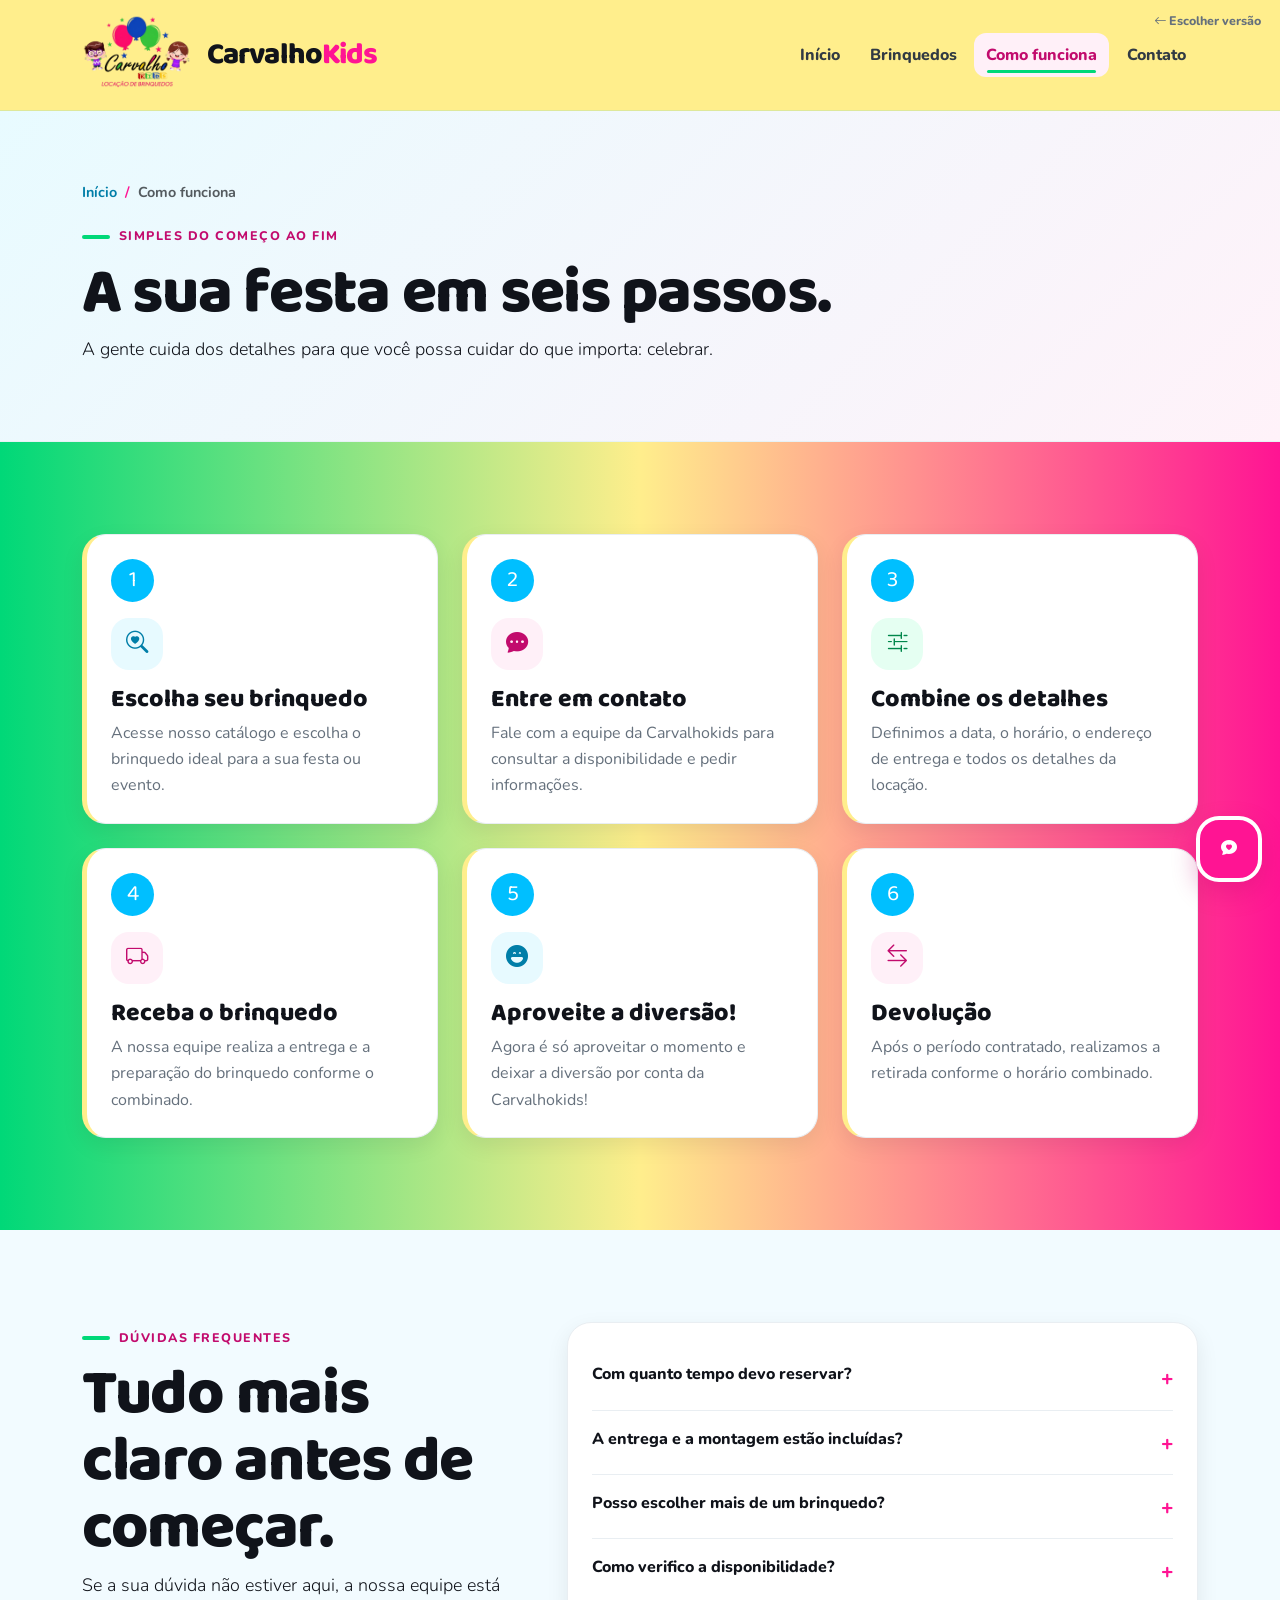
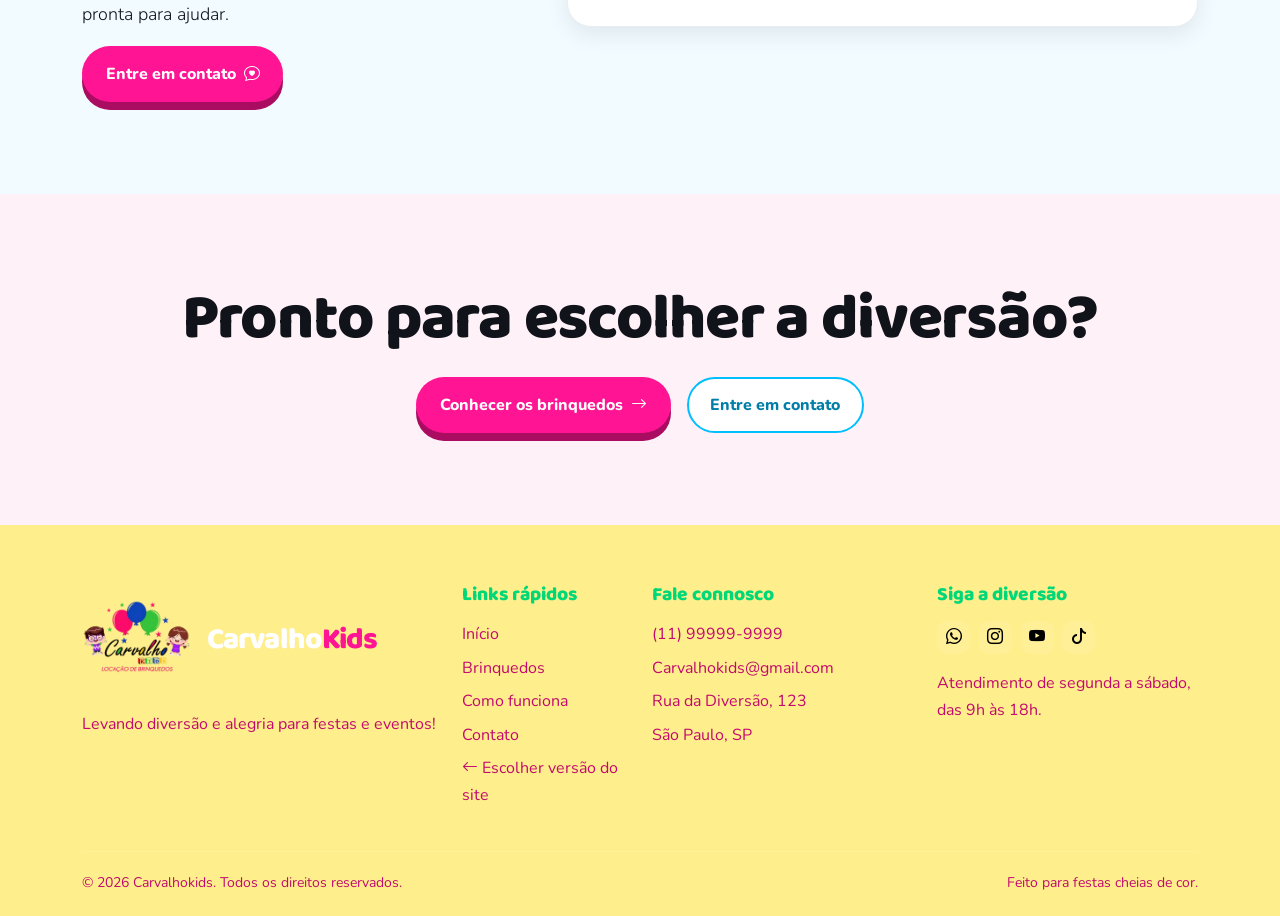
<file: modificado/funciona.html>
<!doctype html>
<html lang="pt-BR">

<head>
  <meta charset="UTF-8">
  <meta name="viewport" content="width=device-width, initial-scale=1">
  <meta name="description" content="BrincaFácil — locação de brinquedos para festas e eventos infantis.">
  <title>Carvalhokids — Como funciona</title>
  <link rel="preconnect" href="https://fonts.googleapis.com">
  <link rel="preconnect" href="https://fonts.gstatic.com" crossorigin>
  <link
    href="https://fonts.googleapis.com/css2?family=Baloo+2:wght@600;700;800&family=Nunito:wght@400;600;700;800&display=swap"
    rel="stylesheet">
  <link href="https://cdn.jsdelivr.net/npm/bootstrap@5.3.3/dist/css/bootstrap.min.css" rel="stylesheet">
  <link href="https://cdn.jsdelivr.net/npm/bootstrap-icons@1.11.3/font/bootstrap-icons.min.css" rel="stylesheet">
  <link href="css/style.css" rel="stylesheet">
  <link rel="shortcut icon" href="imagens/Carvalho_Kids__Festa_Colorida-removebg-preview.png" type="image/png">
</head>

<body>
  <header class="site-header">
    <div class="container nav-wrap">
      <a class="logoimg" href="inicio.html"><img class="logo1" src="imagens/Carvalho_Kids__Festa_Colorida-removebg-preview.png"
          alt="logo da empresa"><span class="brand-name">Carvalho<span>Kids</span></span></a>
      <input class="nav-toggle" type="checkbox" id="nav-toggle">
      <label class="nav-trigger" for="nav-toggle"><i class="bi bi-list"></i> Menu</label>
      <nav class="nav-links" aria-label="Navegação principal">
        <a href="inicio.html" class="">Início</a>
        <a href="brinquedos.html" class="">Brinquedos</a>
        <a href="funciona.html" class="active">Como funciona</a>
        <a href="contato.html" class="">Contato</a>
      </nav>
    </div>
  </header>
  <a class="index-shortcut" href="../index.html"><i class="bi bi-arrow-left"></i> Escolher versão</a>
  <main>
    <section class="page-hero">
      <div class="container">
        <nav aria-label="breadcrumb">
          <ol class="breadcrumb">
            <li class="breadcrumb-item"><a href="inicio.html">Início</a></li>
            <li class="breadcrumb-item active" aria-current="page">Como funciona</li>
          </ol>
        </nav><span class="eyebrow">Simples do começo ao fim</span>
        <h1 class="section-title">A sua festa em seis passos.</h1>
        <p class="lead mb-0">A gente cuida dos detalhes para que você possa cuidar do que importa: celebrar.</p>
      </div>
    </section>
    <section class="section-pad">
      <div class="container">
        <div class="row g-4">
          <div class="col-md-6 col-lg-4">
            <article class="step-card"><span class="step-number">1</span>
              <div class="icon-bubble "><i class="bi bi-search-heart"></i></div>
              <h3>Escolha seu brinquedo</h3>
              <p>Acesse nosso catálogo e escolha o brinquedo ideal para a sua festa ou evento.</p>
            </article>
          </div>
          <div class="col-md-6 col-lg-4">
            <article class="step-card"><span class="step-number">2</span>
              <div class="icon-bubble pink"><i class="bi bi-chat-dots-fill"></i></div>
              <h3>Entre em contato</h3>
              <p>Fale com a equipe da Carvalhokids para consultar a disponibilidade e pedir informações.</p>
            </article>
          </div>
          <div class="col-md-6 col-lg-4">
            <article class="step-card"><span class="step-number">3</span>
              <div class="icon-bubble green"><i class="bi bi-sliders2"></i></div>
              <h3>Combine os detalhes</h3>
              <p>Definimos a data, o horário, o endereço de entrega e todos os detalhes da locação.</p>
            </article>
          </div>
          <div class="col-md-6 col-lg-4">
            <article class="step-card"><span class="step-number">4</span>
              <div class="icon-bubble pink"><i class="bi bi-truck"></i></div>
              <h3>Receba o brinquedo</h3>
              <p>A nossa equipe realiza a entrega e a preparação do brinquedo conforme o combinado.</p>
            </article>
          </div>
          <div class="col-md-6 col-lg-4">
            <article class="step-card"><span class="step-number">5</span>
              <div class="icon-bubble "><i class="bi bi-emoji-laughing-fill"></i></div>
              <h3>Aproveite a diversão!</h3>
              <p>Agora é só aproveitar o momento e deixar a diversão por conta da Carvalhokids!</p>
            </article>
          </div>
          <div class="col-md-6 col-lg-4">
            <article class="step-card"><span class="step-number">6</span>
              <div class="icon-bubble pink"><i class="bi bi-arrow-left-right"></i></div>
              <h3>Devolução</h3>
              <p>Após o período contratado, realizamos a retirada conforme o horário combinado.</p>
            </article>
          </div>
        </div>
      </div>
    </section>
    <section class="section-pad section-soft">
      <div class="container">
        <div class="row g-5 align-items-start">
          <div class="col-lg-5"><span class="eyebrow">Dúvidas frequentes</span>
            <h2 class="section-title">Tudo mais claro antes de começar.</h2>
            <p class="lead">Se a sua dúvida não estiver aqui, a nossa equipe está pronta para ajudar.</p><a
              href="contato.html" class="btn-brand">Entre em contato <i class="bi bi-chat-heart"></i></a>
          </div>
          <div class="col-lg-7">
            <div class="faq-card">
              <details class="faq-item">
                <summary>Com quanto tempo devo reservar?</summary>
                <p>Quanto antes, melhor: assim aumentam as chances de encontrar o brinquedo e a data ideais para o seu
                  evento.</p>
              </details>
              <details class="faq-item">
                <summary>A entrega e a montagem estão incluídas?</summary>
                <p>Combinamos todos os detalhes com antecedência, incluindo endereço, horário de entrega, preparação e
                  retirada.</p>
              </details>
              <details class="faq-item">
                <summary>Posso escolher mais de um brinquedo?</summary>
                <p>Sim. Podemos montar uma combinação de atrações de acordo com o espaço, a idade das crianças e o seu
                  orçamento.</p>
              </details>
              <details class="faq-item">
                <summary>Como verifico a disponibilidade?</summary>
                <p>Entre em contato com a nossa equipe informando a data, o local e os brinquedos desejados.</p>
              </details>
            </div>
          </div>
        </div>
      </div>
    </section>
    <section class="section-pad section-pink">
      <div class="container text-center">
        <h2 class="section-title">Pronto para escolher a diversão?</h2>
        <div class="d-flex justify-content-center flex-wrap gap-3 mt-4"><a class="btn-brand"
            href="brinquedos.html">Conhecer os brinquedos <i class="bi bi-arrow-right"></i></a><a
            class="btn-brand-outline" href="contato.html">Entre em contato</a></div>
      </div>
    </section>
  </main><input class="brinki-input" type="checkbox" id="brinki-toggle">
  <label class="brinki-launcher" for="brinki-toggle" aria-label="Abrir assistente BRINKI"><i
      class="bi bi-chat-heart-fill open-icon"></i><i class="bi bi-x-lg close-icon"></i></label>
  <section class="brinki-panel" aria-label="Assistente virtual BRINKI">
    <div class="brinki-head">
      <div class="brinki-avatar"><i class="bi bi-stars"></i></div>
      <div><strong>BRINKI</strong><small>Assistente da Carvalhokids</small></div>
    </div>
    <div class="brinki-body">
      <div class="brinki-message">Olá! Eu sou a BRINKI, sua assistente virtual da Carvalhokids! 🎈 Estou aqui para ajudar
        você a encontrar o brinquedo perfeito para sua festa. Escolha uma das opções abaixo e vamos começar!</div>
      <p class="brinki-note"><i class="bi bi-info-circle"></i> Sou uma assistente virtual demonstrativa e consigo
        responder por meio das opções disponíveis.</p>
      <details class="brinki-question">
        <summary>Quais brinquedos estão disponíveis?</summary>
        <p>Temos cama elástica, piscina de bolinhas, pula-pula, escorregador infantil, tobogã inflável, futebol de
          sabão, castelinho inflável e mini playground.</p><a href="brinquedos.html">Ver brinquedos</a>
      </details>
      <details class="brinki-question">
        <summary>Quanto custa o aluguel?</summary>
        <p>Os preços variam. Temos opções a partir de R$ 100,00 por diária. Consulte o catálogo para conferir todos os
          valores.</p><a href="brinquedos.html">Consultar preços</a>
      </details>
      <details class="brinki-question">
        <summary>Qual a idade recomendada?</summary>
        <p>Há opções para crianças a partir de 2 anos e brinquedos para crianças maiores. Confira cada faixa no
          catálogo.</p><a href="brinquedos.html">Ver faixas etárias</a>
      </details>
      <details class="brinki-question">
        <summary>Como funciona o aluguel?</summary>
        <p>Você escolhe o brinquedo, entra em contato, combina os detalhes e aguarda a entrega. Depois é só aproveitar!
        </p><a href="funciona.html">Como funciona</a>
      </details>
      <details class="brinki-question">
        <summary>Como faço uma reserva?</summary>
        <p>Informe o brinquedo desejado, a data do evento e o endereço de entrega. Nossa equipa verificará a
          disponibilidade.</p><a href="contato.html">Falar com a equipe</a>
      </details>
      <details class="brinki-question">
        <summary>Qual é o endereço?</summary>
        <p>Estamos na Rua da Diversão, 123 – São Paulo, SP.</p>
      </details>
      <details class="brinki-question">
        <summary>Qual é o horário de atendimento?</summary>
        <p>Atendemos de segunda-feira a sábado, das 9h às 18h.</p>
      </details>
      <details class="brinki-question">
        <summary>Como posso entrar em contato?</summary>
        <p>Fale pelo telefone (11) 99999-9999 ou pelo e-mail carvalhokids@gmail.com. Também estamos nas redes sociais.
        </p><a href="contato.html">Ir para contato</a>
      </details>
    </div>
  </section>
  <footer class="site-footer">
    <div class="container">
      <div class="row g-4">
        <div class="col-lg-4">
          <a class="logoimg" href="inicio.html"><img class="logo1" src="imagens/Carvalho_Kids__Festa_Colorida-removebg-preview.png"
              alt="logo da empresa"><span class="brand-name">Carvalho<span>Kids</span></span></a>
          <p class="mt-3 mb-0">Levando diversão e alegria para festas e eventos!</p>
        </div>
        <div class="col-6 col-lg-2">
          <h3>Links rápidos</h3>
          <ul class="footer-list">
            <li><a href="inicio.html">Início</a></li>
            <li><a href="brinquedos.html">Brinquedos</a></li>
            <li><a href="funciona.html">Como funciona</a></li>
            <li><a href="contato.html">Contato</a></li>
            <li><a class="" href="../index.html"><i class="bi bi-arrow-left"></i> Escolher versão do site</a></li>
          </ul>
        </div>
        <div class="col-6 col-lg-3">
          <h3>Fale connosco</h3>
          <ul class="footer-list">
            <li><a href="tel:+5511999999999">(11) 99999-9999</a></li>
            <li><a href="mailto:carvalhokids@gmail.com">Carvalhokids@gmail.com</a></li>
            <li>Rua da Diversão, 123</li>
            <li>São Paulo, SP</li>
          </ul>
        </div>
        <div class="col-lg-3">
          <h3>Siga a diversão</h3>
          <div class="footer-socials"><a href="https://web.whatsapp.com/" target="_blank" rel="noopener"
              aria-label="WhatsApp"><i class="bi bi-whatsapp"></i></a><a href="https://www.instagram.com/"
              target="_blank" rel="noopener" aria-label="Instagram"><i class="bi bi-instagram"></i></a><a
              href="https://www.youtube.com/" target="_blank" rel="noopener" aria-label="YouTube"><i
                class="bi bi-youtube"></i></a><a href="https://www.tiktok.com/" target="_blank" rel="noopener"
              aria-label="TikTok"><i class="bi bi-tiktok"></i></a></div>
          <p class="mt-3 mb-0">Atendimento de segunda a sábado, das 9h às 18h.</p>
        </div>
      </div>
      <div class="footer-bottom"><small>© 2026 Carvalhokids. Todos os direitos reservados.</small><small>Feito para
          festas cheias de cor.</small></div>
    </div>
  </footer>
</body>

</html>
</file>
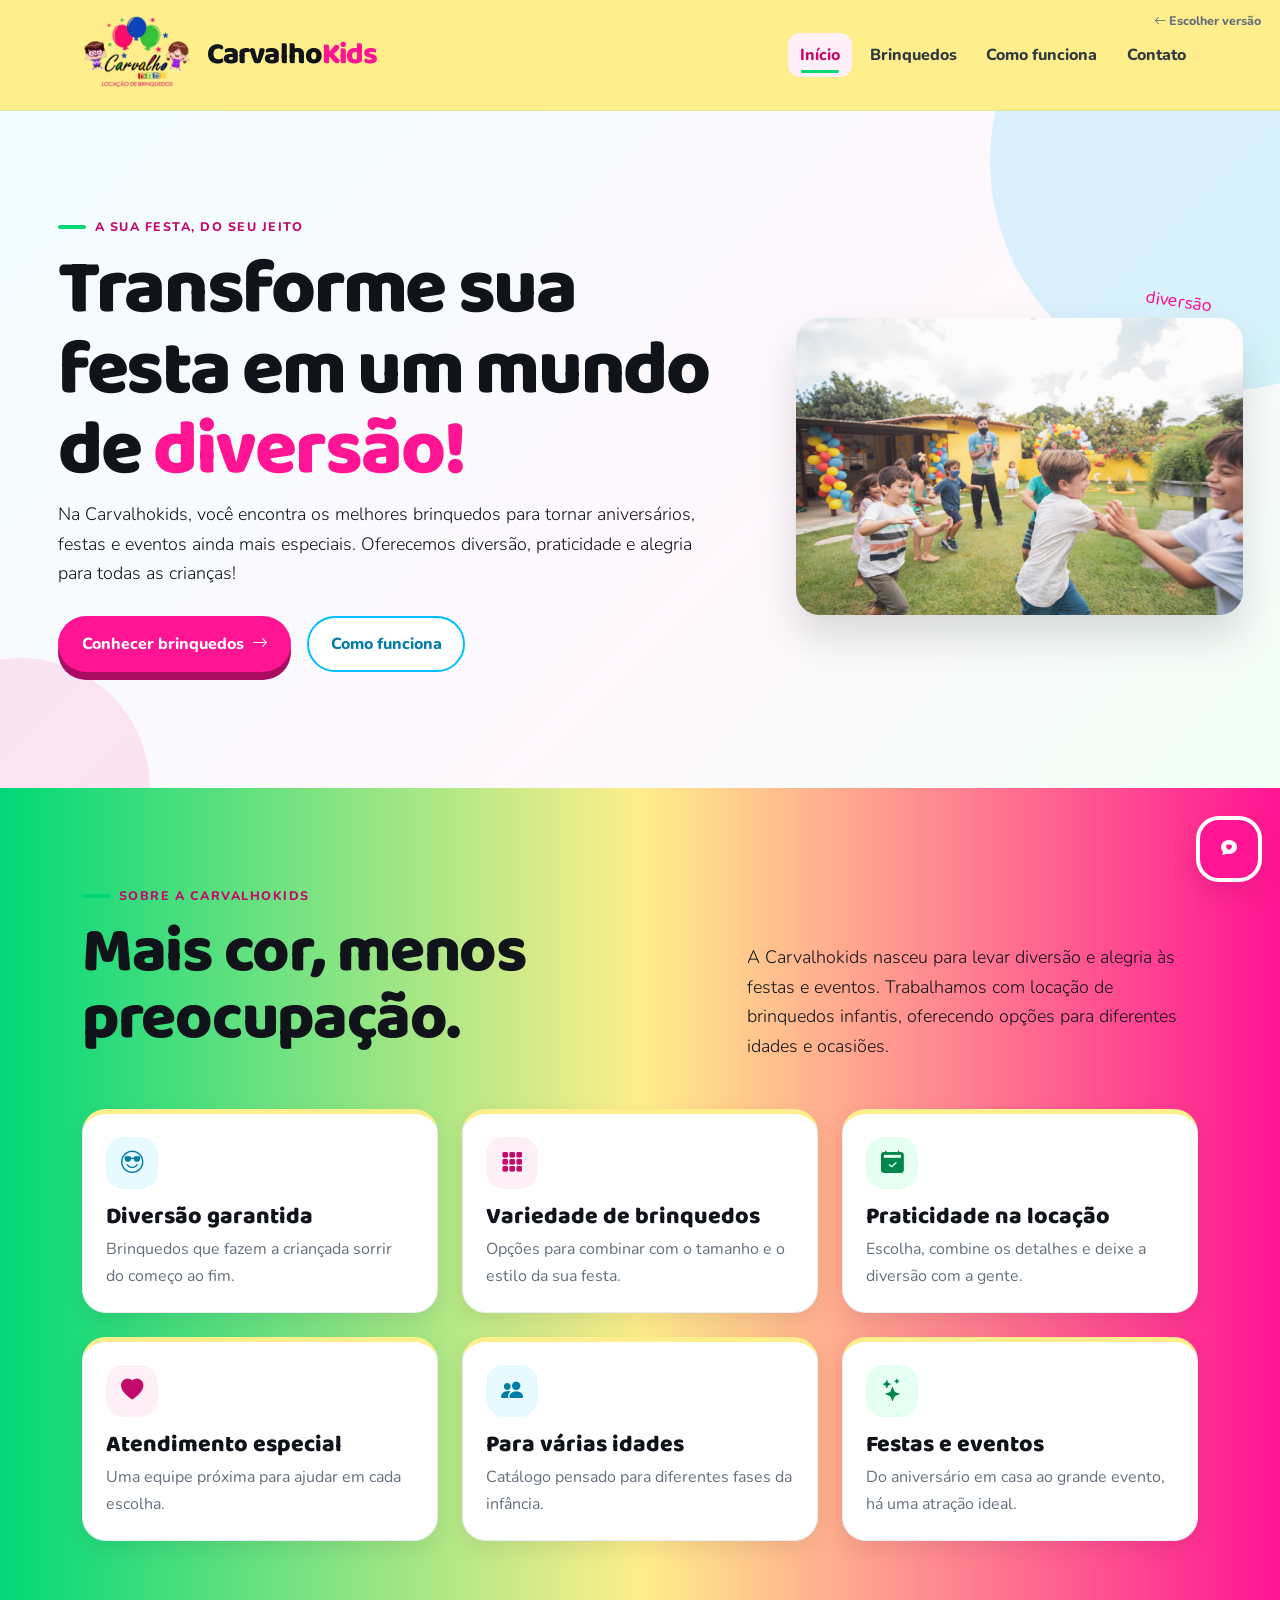
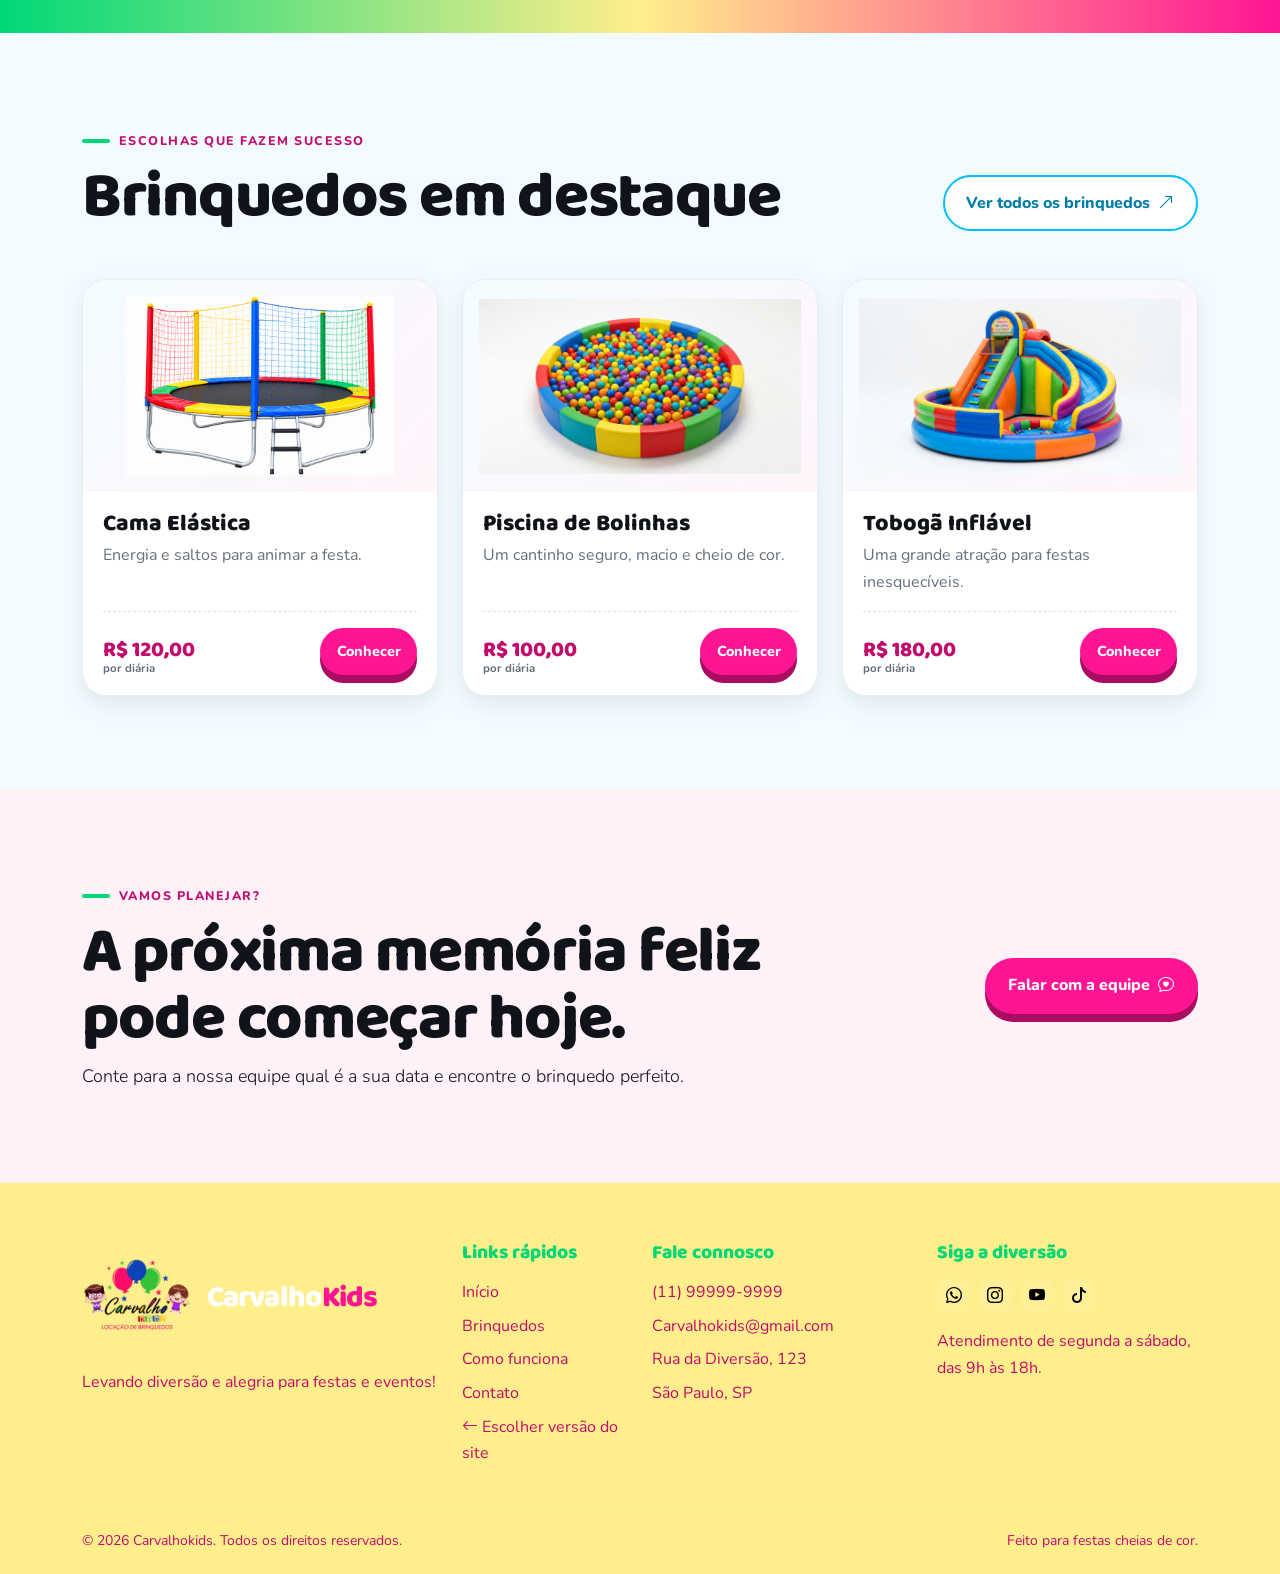
<file: modificado/inicio.html>
<!doctype html>
<html lang="pt-BR">

<head>
  <meta charset="UTF-8">
  <meta name="viewport" content="width=device-width, initial-scale=1">
  <meta name="description" content="BrincaFácil — locação de brinquedos para festas e eventos infantis.">
  <title>Carvalhokids — Diversão para a sua festa</title>
  <link rel="preconnect" href="https://fonts.googleapis.com">
  <link rel="preconnect" href="https://fonts.gstatic.com" crossorigin>
  <link
    href="https://fonts.googleapis.com/css2?family=Baloo+2:wght@600;700;800&family=Nunito:wght@400;600;700;800&display=swap"
    rel="stylesheet">
  <link href="https://cdn.jsdelivr.net/npm/bootstrap@5.3.3/dist/css/bootstrap.min.css" rel="stylesheet">
  <link href="https://cdn.jsdelivr.net/npm/bootstrap-icons@1.11.3/font/bootstrap-icons.min.css" rel="stylesheet">
  <link href="css/style.css" rel="stylesheet">
  <link rel="shortcut icon" href="imagens/Carvalho_Kids__Festa_Colorida-removebg-preview.png" type="image/png">
</head>

<body>
  <header class="site-header">
    <div class="container nav-wrap">
      <a class="logoimg" href="inicio.html"><img class="logo1" src="imagens/Carvalho_Kids__Festa_Colorida-removebg-preview.png"
          alt="logo da empresa"><span class="brand-name">Carvalho<span>Kids</span></span></a>
      <input class="nav-toggle" type="checkbox" id="nav-toggle">
      <label class="nav-trigger" for="nav-toggle"><i class="bi bi-list"></i> Menu</label>
      <nav class="nav-links" aria-label="Navegação principal">
        <a href="inicio.html" class="active">Início</a>
        <a href="brinquedos.html" class="">Brinquedos</a>
        <a href="funciona.html" class="">Como funciona</a>
        <a href="contato.html" class="">Contato</a>
      </nav>
    </div>
  </header>
  <a class="index-shortcut" href="../index.html"><i class="bi bi-arrow-left"></i> Escolher versão</a>
  <main>
    <section class="hero">
      <div class="container">
        <div class="row align-items-center g-5">
          <div class="col-lg-7 hero-copy"><span class="eyebrow">A sua festa, do seu jeito</span>
            <h1 class="display-title">Transforme sua festa em um mundo de <span class="text-pink">diversão!</span></h1>
            <p class="lead">Na Carvalhokids, você encontra os melhores brinquedos para tornar aniversários, festas e
              eventos ainda mais especiais. Oferecemos diversão, praticidade e alegria para todas as crianças!</p>
            <div class="hero-actions"><a class="btn-brand" href="brinquedos.html">Conhecer brinquedos <i
                  class="bi bi-arrow-right"></i></a><a class="btn-brand-outline" href="funciona.html">Como funciona</a>
            </div>
          </div>
          <div class="col-lg-5 hero-art"><img class="Img1" src="imagens/pexels-hannah-barata-776560167-27788076.jpg"
              alt="Crianças felizes junto de brinquedos coloridos"></div>
        </div>
      </div>
    </section>
    <section class="section-pad">
      <div class="container">
        <div class="row align-items-end g-4 mb-5">
          <div class="col-lg-7"><span class="eyebrow">Sobre a Carvalhokids</span>
            <h2 class="section-title">Mais cor, menos preocupação.</h2>
          </div>
          <div class="col-lg-5">
            <p class="lead mb-0">A Carvalhokids nasceu para levar diversão e alegria às festas e eventos. Trabalhamos com
              locação de brinquedos infantis, oferecendo opções para diferentes idades e ocasiões.</p>
          </div>
        </div>
        <div class="row g-4">
          <div class="col-md-4">
            <article class="info-card">
              <div class="icon-bubble"><i class="bi bi-emoji-sunglasses"></i></div>
              <h3>Diversão garantida</h3>
              <p>Brinquedos que fazem a criançada sorrir do começo ao fim.</p>
            </article>
          </div>
          <div class="col-md-4">
            <article class="info-card">
              <div class="icon-bubble pink"><i class="bi bi-grid-3x3-gap-fill"></i></div>
              <h3>Variedade de brinquedos</h3>
              <p>Opções para combinar com o tamanho e o estilo da sua festa.</p>
            </article>
          </div>
          <div class="col-md-4">
            <article class="info-card">
              <div class="icon-bubble green"><i class="bi bi-calendar2-check-fill"></i></div>
              <h3>Praticidade na locação</h3>
              <p>Escolha, combine os detalhes e deixe a diversão com a gente.</p>
            </article>
          </div>
          <div class="col-md-4">
            <article class="info-card">
              <div class="icon-bubble pink"><i class="bi bi-heart-fill"></i></div>
              <h3>Atendimento especial</h3>
              <p>Uma equipe próxima para ajudar em cada escolha.</p>
            </article>
          </div>
          <div class="col-md-4">
            <article class="info-card">
              <div class="icon-bubble"><i class="bi bi-people-fill"></i></div>
              <h3>Para várias idades</h3>
              <p>Catálogo pensado para diferentes fases da infância.</p>
            </article>
          </div>
          <div class="col-md-4">
            <article class="info-card">
              <div class="icon-bubble green"><i class="bi bi-stars"></i></div>
              <h3>Festas e eventos</h3>
              <p>Do aniversário em casa ao grande evento, há uma atração ideal.</p>
            </article>
          </div>
        </div>
      </div>
    </section>
    <section class="section-pad section-soft">
      <div class="container">
        <div class="d-flex flex-wrap justify-content-between align-items-end gap-3 mb-5">
          <div><span class="eyebrow">Escolhas que fazem sucesso</span>
            <h2 class="section-title mb-0">Brinquedos em destaque</h2>
          </div><a class="btn-brand-outline" href="brinquedos.html">Ver todos os brinquedos <i
              class="bi bi-arrow-up-right"></i></a>
        </div>
        <div class="row g-4">
          <div class="col-md-4">
            <article class="toy-card">
              <div class="toy-image"><img src="imagens/Trampolim Infantil Colorido com Rede de Segurança.png"
                  alt="Cama elástica colorida"></div>
              <div class="toy-card-body">
                <h3>Cama Elástica</h3>
                <p>Energia e saltos para animar a festa.</p>
                <div class="toy-meta">
                  <div class="price">R$ 120,00<small>por diária</small></div><a class="btn-brand btn-small"
                    href="contato.html">Conhecer</a>
                </div>
              </div>
            </article>
          </div>
          <div class="col-md-4">
            <article class="toy-card">
              <div class="toy-image"><img src="imagens/Gemini_Generated_Image_fhpqazfhpqazfhpq.jpeg"
                  alt="Piscina de bolinhas"></div>
              <div class="toy-card-body">
                <h3>Piscina de Bolinhas</h3>
                <p>Um cantinho seguro, macio e cheio de cor.</p>
                <div class="toy-meta">
                  <div class="price">R$ 100,00<small>por diária</small></div><a class="btn-brand btn-small"
                    href="contato.html">Conhecer</a>
                </div>
              </div>
            </article>
          </div>
          <div class="col-md-4">
            <article class="toy-card">
              <div class="toy-image"><img src="imagens/Gemini_Generated_Image_ro5zs3ro5zs3ro5z.jpeg"
                  alt="Tobogã inflável"></div>
              <div class="toy-card-body">
                <h3>Tobogã Inflável</h3>
                <p>Uma grande atração para festas inesquecíveis.</p>
                <div class="toy-meta">
                  <div class="price">R$ 180,00<small>por diária</small></div><a class="btn-brand btn-small"
                    href="contato.html">Conhecer</a>
                </div>
              </div>
            </article>
          </div>
        </div>
      </div>
    </section>
    <section class="section-pad section-pink">
      <div class="container">
        <div class="row align-items-center g-4">
          <div class="col-lg-8"><span class="eyebrow">Vamos planejar?</span>
            <h2 class="section-title mb-2">A próxima memória feliz pode começar hoje.</h2>
            <p class="lead mb-0">Conte para a nossa equipe qual é a sua data e encontre o brinquedo perfeito.</p>
          </div>
          <div class="col-lg-4 text-lg-end"><a href="contato.html" class="btn-brand">Falar com a equipe <i
                class="bi bi-chat-heart"></i></a></div>
        </div>
      </div>
    </section>
  </main><input class="brinki-input" type="checkbox" id="brinki-toggle">
  <label class="brinki-launcher" for="brinki-toggle" aria-label="Abrir assistente BRINKI"><i
      class="bi bi-chat-heart-fill open-icon"></i><i class="bi bi-x-lg close-icon"></i></label>
  <section class="brinki-panel" aria-label="Assistente virtual BRINKI">
    <div class="brinki-head">
      <div class="brinki-avatar"><i class="bi bi-stars"></i></div>
      <div><strong>BRINKI</strong><small>Assistente da Carvalhokids</small></div>
    </div>
    <div class="brinki-body">
      <div class="brinki-message">Olá! Eu sou a BRINKI, sua assistente virtual da Carvalhokids 🎈 Estou aqui para ajudar
        você a encontrar o brinquedo perfeito para sua festa. Escolha uma das opções abaixo e vamos começar!</div>
      <p class="brinki-note"><i class="bi bi-info-circle"></i> Sou uma assistente virtual demonstrativa e consigo
        responder por meio das opções disponíveis.</p>
      <details class="brinki-question">
        <summary>Quais brinquedos estão disponíveis?</summary>
        <p>Temos cama elástica, piscina de bolinhas, pula-pula, escorregador infantil, tobogã inflável, futebol de
          sabão, castelinho inflável e mini playground.</p><a href="brinquedos.html">Ver brinquedos</a>
      </details>
      <details class="brinki-question">
        <summary>Quanto custa o aluguel?</summary>
        <p>Os preços variam. Temos opções a partir de R$ 100,00 por diária. Consulte o catálogo para conferir todos os
          valores.</p><a href="brinquedos.html">Consultar preços</a>
      </details>
      <details class="brinki-question">
        <summary>Qual a idade recomendada?</summary>
        <p>Há opções para crianças a partir de 2 anos e brinquedos para crianças maiores. Confira cada faixa no
          catálogo.</p><a href="brinquedos.html">Ver faixas etárias</a>
      </details>
      <details class="brinki-question">
        <summary>Como funciona o aluguel?</summary>
        <p>Você escolhe o brinquedo, entra em contato, combina os detalhes e aguarda a entrega. Depois é só aproveitar!
        </p><a href="funciona.html">Como funciona</a>
      </details>
      <details class="brinki-question">
        <summary>Como faço uma reserva?</summary>
        <p>Informe o brinquedo desejado, a data do evento e o endereço de entrega. Nossa equipa verificará a
          disponibilidade.</p><a href="contato.html">Falar com a equipe</a>
      </details>
      <details class="brinki-question">
        <summary>Qual é o endereço?</summary>
        <p>Estamos na Rua da Diversão, 123 – São Paulo, SP.</p>
      </details>
      <details class="brinki-question">
        <summary>Qual é o horário de atendimento?</summary>
        <p>Atendemos de segunda-feira a sábado, das 9h às 18h.</p>
      </details>
      <details class="brinki-question">
        <summary>Como posso entrar em contato?</summary>
        <p>Fale pelo telefone (11) 99999-9999 ou pelo e-mail Carvalhokids@gmail.com. Também estamos nas redes sociais.
        </p><a href="contato.html">Ir para contato</a>
      </details>
    </div>
  </section>
  <footer class="site-footer">
    <div class="container">
      <div class="row g-4">
        <div class="col-lg-4">
          <a class="logoimg" href="inicio.html"><img class="logo1" src="imagens/Carvalho_Kids__Festa_Colorida-removebg-preview.png"
              alt="logo da empresa"><span class="brand-name">Carvalho<span>Kids</span></span></a>
          <p class="mt-3 mb-0">Levando diversão e alegria para festas e eventos!</p>
        </div>
        <div class="col-6 col-lg-2">
          <h3>Links rápidos</h3>
          <ul class="footer-list">
            <li><a href="inicio.html">Início</a></li>
            <li><a href="brinquedos.html">Brinquedos</a></li>
            <li><a href="funciona.html">Como funciona</a></li>
            <li><a href="contato.html">Contato</a></li>
            <li><a class="" href="../index.html"><i class="bi bi-arrow-left"></i> Escolher versão do site</a></li>
          </ul>
        </div>
        <div class="col-6 col-lg-3">
          <h3>Fale connosco</h3>
          <ul class="footer-list">
            <li><a href="tel:+5511999999999">(11) 99999-9999</a></li>
            <li><a href="mailto:carvalhokids@gmail.com">Carvalhokids@gmail.com</a></li>
            <li>Rua da Diversão, 123</li>
            <li>São Paulo, SP</li>
          </ul>
        </div>
        <div class="col-lg-3">
          <h3>Siga a diversão</h3>
          <div class="footer-socials"><a href="https://web.whatsapp.com/" target="_blank" rel="noopener"
              aria-label="WhatsApp"><i class="bi bi-whatsapp"></i></a><a href="https://www.instagram.com/"
              target="_blank" rel="noopener" aria-label="Instagram"><i class="bi bi-instagram"></i></a><a
              href="https://www.youtube.com/" target="_blank" rel="noopener" aria-label="YouTube"><i
                class="bi bi-youtube"></i></a><a href="https://www.tiktok.com/" target="_blank" rel="noopener"
              aria-label="TikTok"><i class="bi bi-tiktok"></i></a></div>
          <p class="mt-3 mb-0">Atendimento de segunda a sábado, das 9h às 18h.</p>
        </div>
      </div>
      <div class="footer-bottom"><small>© 2026 Carvalhokids. Todos os direitos reservados.</small><small>Feito para
          festas cheias de cor.</small></div>
    </div>
  </footer>
</body>

</html>
</file>
<file: css/style.css>
@import url('https://fonts.googleapis.com/css2?family=Baloo+2:wght@600;700;800&family=Nunito:wght@400;600;700;800&display=swap');

:root {
  --blue: #00bfff;
  --blue-dark: #007ea8;
  --pink: #ff1493;
  --pink-dark: #c20b6d;
  --green: #00d878;
  --green-soft: #e5fff2;
  --ink: #10131a;
  --muted: #65707c;
  --cream: #fffaf3;
  --white: #ffffff;
  --line: #e9eef2;
  --shadow: 0 18px 45px rgba(16, 19, 26, .10);
  --shadow-sm: 0 8px 22px rgba(16, 19, 26, .08);
  --radius: 24px;
}

* { box-sizing: border-box; }
html { scroll-behavior: smooth; }
body { margin: 0; color: var(--ink); background: var(--cream); font-family: 'Nunito', sans-serif; line-height: 1.65; overflow-x: hidden; }
h1, h2, h3, h4, h5, .brand-name { font-family: 'Baloo 2', sans-serif; font-weight: 800; line-height: 1.05; }
a { color: inherit; text-decoration: none; }
img { max-width: 100%; display: block; }
.container { position: relative; z-index: 1; }
.section-pad { padding: 92px 0; }
.section-soft { background: #f2fbff; }
.section-pink { background: #fff1f8; }
.text-pink { color: var(--pink) !important; }
.text-blue { color: var(--blue-dark) !important; }
.text-green { color: #00a85d !important; }
.eyebrow { display: inline-flex; align-items: center; gap: .55rem; text-transform: uppercase; letter-spacing: .12em; font-size: .78rem; font-weight: 800; color: var(--pink-dark); margin-bottom: .8rem; }
.eyebrow::before { content: ''; width: 28px; height: 4px; border-radius: 99px; background: var(--green); }
.display-title { font-size: clamp(2.7rem, 6vw, 5.5rem); letter-spacing: -.03em; }
.section-title { font-size: clamp(2.3rem, 5vw, 4rem); letter-spacing: -.02em; }
.lead { font-size: 1.12rem; color: var(--muted); }

/* Shared header */
.site-header { position: relative; z-index: 20; background: rgba(255,255,255,.93); border-bottom: 1px solid rgba(0,191,255,.13); backdrop-filter: blur(12px); }
.nav-wrap { min-height: 78px; display: flex; align-items: center; justify-content: space-between; gap: 1.5rem; }
.brand { display: inline-flex; align-items: center; gap: .7rem; color: var(--ink); }
.brand-mark { width: 43px; height: 43px; display: grid; place-items: center; border-radius: 15px 15px 15px 5px; background: var(--blue); color: var(--white); font-size: 1.5rem; transform: rotate(-5deg); box-shadow: 5px 5px 0 var(--pink); }
.brand-name { font-size: 1.8rem; letter-spacing: -.03em; }
.brand-name span { color: var(--pink); }
.nav-toggle { position: absolute; opacity: 0; pointer-events: none; }
.nav-trigger { display: none; cursor: pointer; padding: .55rem .8rem; border-radius: 12px; color: var(--blue-dark); border: 2px solid var(--blue); font-weight: 800; }
.nav-links { display: flex; align-items: center; gap: .35rem; }
.nav-links a { position: relative; padding: .55rem .75rem; border-radius: 12px; font-weight: 800; color: #313a43; transition: .2s ease; }
.nav-links a:hover, .nav-links a.active { color: var(--pink-dark); background: #fff0f8; }
.nav-links a.active::after { content: ''; position: absolute; height: 3px; left: 13px; right: 13px; bottom: 4px; border-radius: 4px; background: var(--green); }
.index-shortcut { position: absolute; right: 1.2rem; top: .7rem; font-size: .78rem; font-weight: 800; color: var(--muted); z-index: 30; }
.index-shortcut:hover { color: var(--pink); }

/* Buttons */
.btn-brand, .btn-brand-outline { display: inline-flex; align-items: center; justify-content: center; gap: .5rem; border-radius: 999px; padding: .8rem 1.35rem; font-weight: 800; border: 2px solid transparent; transition: transform .2s ease, box-shadow .2s ease, background .2s ease; }
.btn-brand { background: var(--pink); color: #fff; box-shadow: 0 8px 0 #a90c61; }
.btn-brand:hover { color: #fff; transform: translateY(-3px); box-shadow: 0 11px 0 #a90c61; }
.btn-brand:active { transform: translateY(2px); box-shadow: 0 4px 0 #a90c61; }
.btn-brand-outline { color: var(--blue-dark); border-color: var(--blue); background: #fff; }
.btn-brand-outline:hover { color: var(--ink); background: #e7faff; transform: translateY(-3px); }
.btn-green { background: var(--green); color: #07311e; box-shadow: 0 8px 0 #00a85d; }
.btn-green:hover { color: #07311e; box-shadow: 0 11px 0 #00a85d; }
.btn-small { padding: .6rem .9rem; font-size: .9rem; }

/* Home selector */
.index-page { min-height: 100vh; background: radial-gradient(circle at 10% 10%, #dbfaff 0 13%, transparent 34%), radial-gradient(circle at 92% 14%, #ffe1f2 0 12%, transparent 31%), var(--cream); }
.index-topbar { display: flex; justify-content: flex-end; padding: 1rem 1.5rem 0; }
.index-topbar a { font-size: .85rem; font-weight: 800; color: var(--muted); }
.index-topbar a:hover { color: var(--pink); }
.index-main { min-height: calc(100vh - 46px); display: grid; align-items: center; padding: 3rem 0 5rem; }
.index-card { position: relative; overflow: hidden; border: 2px solid rgba(0,191,255,.15); background: rgba(255,255,255,.92); border-radius: 40px; box-shadow: var(--shadow); padding: clamp(2rem, 6vw, 5.8rem); }
.index-card::before, .index-card::after { content: ''; position: absolute; border-radius: 50%; pointer-events: none; }
.index-card::before { width: 230px; height: 230px; right: -80px; top: -100px; background: var(--green); opacity: .35; }
.index-card::after { width: 180px; height: 180px; left: -85px; bottom: -90px; background: var(--pink); opacity: .18; }
.index-kicker { display: inline-flex; border-radius: 99px; padding: .4rem .8rem; background: var(--green-soft); color: #007d49; font-size: .82rem; font-weight: 800; }
.index-options { display: grid; grid-template-columns: repeat(2, minmax(0, 1fr)); gap: 1rem; margin-top: 2.1rem; }
.index-option { display: flex; flex-direction: column; gap: .35rem; align-items: flex-start; border-radius: 22px; padding: 1.25rem 1.35rem; border: 2px solid var(--line); background: #fff; transition: .2s ease; }
.index-option strong { font-family: 'Baloo 2'; font-size: 1.25rem; }
.index-option small { color: var(--muted); }
.index-option:hover { transform: translateY(-5px); box-shadow: var(--shadow-sm); border-color: var(--blue); }
.index-option.ai { border-color: var(--pink); background: #fff4fa; }
.index-option.manual { border-color: var(--green); background: #f1fff8; }

/* Hero */
.hero { position: relative; overflow: hidden; padding: 84px 0 100px; background: linear-gradient(135deg, #f1fdff 0%, #fff8fc 60%, #f1fff7 100%); }
.hero::before { content: ''; position: absolute; width: 460px; height: 460px; border-radius: 50%; right: -170px; top: -180px; background: var(--blue); opacity: .14; }
.hero::after { content: ''; position: absolute; width: 260px; height: 260px; border-radius: 50%; left: -110px; bottom: -130px; background: var(--pink); opacity: .1; }
.hero-copy { padding: 1rem 0; }
.hero-copy h1 { max-width: 720px; }
.hero-copy p { max-width: 650px; }
.hero-actions { display: flex; flex-wrap: wrap; gap: 1rem; margin-top: 1.7rem; }
.hero-art { position: relative; padding: 1.2rem; }
.hero-art::before { content: 'diversão'; position: absolute; right: 2%; top: 4%; transform: rotate(8deg); font-family: 'Baloo 2'; font-size: 1.15rem; color: var(--pink); }
.hero-art img { width: 100%; max-height: 440px; object-fit: contain; filter: drop-shadow(0 22px 20px rgba(16,19,26,.14)); }

/* Cards */
.info-card, .toy-card, .step-card, .contact-card, .faq-card { height: 100%; background: #fff; border: 1px solid var(--line); border-radius: var(--radius); box-shadow: var(--shadow-sm); }
.info-card { padding: 1.45rem; transition: .2s ease; border-top: 5px solid var(--blue); }
.info-card:nth-child(2n) { border-top-color: var(--pink); }
.info-card:nth-child(3n) { border-top-color: var(--green); }
.info-card:hover, .toy-card:hover, .step-card:hover { transform: translateY(-7px); box-shadow: var(--shadow); }
.icon-bubble { width: 52px; height: 52px; display: grid; place-items: center; border-radius: 18px; margin-bottom: 1rem; background: #e7faff; color: var(--blue-dark); font-size: 1.4rem; }
.icon-bubble.pink { background: #fff0f8; color: var(--pink-dark); }
.icon-bubble.green { background: var(--green-soft); color: #00874b; }
.info-card h3 { font-size: 1.45rem; margin-bottom: .4rem; }
.info-card p { margin: 0; color: var(--muted); }

.toy-card { overflow: hidden; display: flex; flex-direction: column; transition: .2s ease; }
.toy-card .toy-image { padding: 1rem; background: linear-gradient(135deg,#f3fcff,#fff5fb); min-height: 205px; display: grid; place-items: center; }
.toy-card .toy-image img { width: 100%; height: 180px; object-fit: contain; }
.toy-card-body { padding: 1.25rem; display: flex; flex-direction: column; flex: 1; }
.toy-card h3 { font-size: 1.45rem; margin-bottom: .35rem; }
.toy-age { display: inline-flex; align-self: flex-start; gap: .4rem; padding: .3rem .65rem; margin-bottom: .75rem; background: #eefbff; color: var(--blue-dark); border-radius: 999px; font-size: .78rem; font-weight: 800; }
.toy-card p { color: var(--muted); margin-bottom: 1rem; }
.toy-meta { display: flex; justify-content: space-between; align-items: end; gap: .8rem; margin-top: auto; padding-top: 1rem; border-top: 1px dashed #dce4e8; }
.price { color: var(--pink-dark); font-family: 'Baloo 2'; font-size: 1.35rem; font-weight: 800; line-height: 1.1; }
.price small { display: block; color: var(--muted); font-family: 'Nunito'; font-size: .72rem; font-weight: 700; }

.page-hero { padding: 70px 0 76px; background: linear-gradient(135deg, #e8fbff, #fff2f9); border-bottom: 1px solid #e6f2f5; }
.page-hero p { max-width: 690px; }
.page-hero .breadcrumb { --bs-breadcrumb-divider-color: var(--pink); font-size: .9rem; font-weight: 700; }
.page-hero .breadcrumb a { color: var(--blue-dark); }

/* Steps */
.step-card { position: relative; padding: 1.5rem; border-left: 5px solid var(--blue); transition: .2s ease; }
.step-card:nth-child(2n) { border-left-color: var(--pink); }
.step-card:nth-child(3n) { border-left-color: var(--green); }
.step-number { display: inline-grid; place-items: center; width: 43px; height: 43px; border-radius: 50%; background: var(--ink); color: #fff; font-family: 'Baloo 2'; font-size: 1.4rem; margin-bottom: 1rem; }
.step-card h3 { font-size: 1.55rem; }
.step-card p { color: var(--muted); margin: 0; }
.faq-card { padding: 1.5rem; }
.faq-item { border-bottom: 1px solid var(--line); padding: .9rem 0; }
.faq-item:last-child { border-bottom: 0; }
.faq-item summary { cursor: pointer; font-weight: 800; color: var(--ink); list-style: none; display: flex; justify-content: space-between; gap: 1rem; }
.faq-item summary::-webkit-details-marker { display: none; }
.faq-item summary::after { content: '+'; color: var(--pink); font-size: 1.3rem; }
.faq-item[open] summary::after { content: '−'; }
.faq-item p { color: var(--muted); margin: .65rem 0 0; }

/* Contact */
.contact-card { padding: 1.5rem; }
.contact-card h3 { font-size: 1.5rem; }
.contact-line { display: flex; gap: .8rem; align-items: flex-start; padding: .9rem 0; border-bottom: 1px solid var(--line); }
.contact-line:last-child { border-bottom: 0; }
.contact-line i { color: var(--pink); font-size: 1.15rem; margin-top: .25rem; }
.contact-line strong { display: block; }
.contact-line span { color: var(--muted); font-size: .92rem; }
.form-control, .form-select { border: 2px solid #e2e9ed; border-radius: 14px; padding: .78rem 1rem; }
.form-control:focus, .form-select:focus { border-color: var(--blue); box-shadow: 0 0 0 .25rem rgba(0,191,255,.14); }
.demo-note { border-left: 4px solid var(--green); background: var(--green-soft); border-radius: 12px; padding: .8rem 1rem; color: #17633e; font-size: .9rem; }
.socials { display: flex; flex-wrap: wrap; gap: .75rem; }
.social-link { width: 48px; height: 48px; display: grid; place-items: center; border-radius: 15px; font-size: 1.35rem; color: #fff; transition: transform .2s ease, filter .2s ease; }
.social-link:hover { color: #fff; transform: translateY(-4px) rotate(-4deg); filter: brightness(1.08); }
.social-whatsapp { background: #25d366; }
.social-instagram { background: linear-gradient(135deg,#833ab4,#fd1d1d,#fcb045); }
.social-youtube { background: #ff0000; }
.social-tiktok { background: #111; }

/* Footer */
.site-footer { background: #12161d; color: #fff; padding: 60px 0 22px; }
.site-footer .brand { color: #fff; }
.site-footer .brand-mark { box-shadow: 5px 5px 0 var(--pink); }
.site-footer .brand-name { color: #fff; }
.site-footer p, .site-footer li, .site-footer small { color: #aeb8c1; }
.site-footer h3 { font-size: 1.2rem; color: var(--green); margin-bottom: 1rem; }
.footer-list { list-style: none; padding: 0; margin: 0; }
.footer-list li { margin: .45rem 0; }
.footer-list a:hover { color: #fff; }
.footer-bottom { margin-top: 2.2rem; padding-top: 1.2rem; border-top: 1px solid rgba(255,255,255,.12); display: flex; justify-content: space-between; gap: 1rem; flex-wrap: wrap; }
.footer-socials { display: flex; gap: .55rem; }
.footer-socials a { width: 33px; height: 33px; display: grid; place-items: center; border-radius: 10px; background: rgba(255,255,255,.1); color: #fff; }
.footer-socials a:hover { background: var(--pink); }

/* BRINKI CSS-only assistant */
.brinki-input { position: absolute; opacity: 0; pointer-events: none; }
.brinki-launcher { position: fixed; z-index: 50; right: 1.15rem; bottom: 1.15rem; width: 66px; height: 66px; display: grid; place-items: center; border-radius: 23px; cursor: pointer; background: var(--pink); color: #fff; border: 4px solid #fff; box-shadow: 0 10px 25px rgba(194,11,109,.3); transition: transform .2s ease; }
.brinki-launcher:hover { transform: translateY(-5px) rotate(4deg); }
.brinki-launcher .close-icon { display: none; }
.brinki-input:checked ~ .brinki-launcher .open-icon { display: none; }
.brinki-input:checked ~ .brinki-launcher .close-icon { display: inline; }
.brinki-panel { position: fixed; z-index: 49; right: 1.15rem; bottom: 6.3rem; width: min(390px, calc(100vw - 2rem)); max-height: min(650px, calc(100vh - 8rem)); overflow: auto; display: none; background: #fff; border: 3px solid var(--blue); border-radius: 25px; box-shadow: var(--shadow); }
.brinki-input:checked ~ .brinki-panel { display: block; animation: pop-in .2s ease both; }
@keyframes pop-in { from { opacity: 0; transform: translateY(12px) scale(.97); } to { opacity: 1; transform: none; } }
.brinki-head { display: flex; align-items: center; gap: .75rem; padding: 1rem 1.1rem; background: linear-gradient(135deg,var(--blue),#78e8ff); }
.brinki-avatar { width: 42px; height: 42px; display: grid; place-items: center; border-radius: 15px; background: #fff; color: var(--pink); font-size: 1.35rem; }
.brinki-head strong { font-family: 'Baloo 2'; font-size: 1.35rem; }
.brinki-head small { display: block; color: #064f68; font-weight: 800; font-size: .72rem; }
.brinki-body { padding: 1rem; }
.brinki-message { background: #f2f7fa; border-radius: 16px 16px 16px 4px; padding: .85rem; font-size: .86rem; margin-bottom: .8rem; }
.brinki-note { color: var(--muted); font-size: .72rem; margin: .65rem 0; }
.brinki-question { border-top: 1px solid var(--line); padding: .65rem 0; }
.brinki-question summary { cursor: pointer; font-weight: 800; color: var(--blue-dark); font-size: .86rem; }
.brinki-question p { font-size: .82rem; color: var(--muted); margin: .45rem 0 .6rem; }
.brinki-question a { display: inline-flex; font-size: .75rem; padding: .35rem .7rem; border-radius: 999px; background: var(--pink); color: #fff; font-weight: 800; }

@media (max-width: 991.98px) {
  .nav-wrap { min-height: 70px; }
  .nav-trigger { display: inline-flex; align-items: center; gap: .4rem; }
  .nav-links { position: absolute; left: 1rem; right: 1rem; top: 70px; display: none; flex-direction: column; align-items: stretch; padding: .7rem; border-radius: 18px; background: #fff; box-shadow: var(--shadow); border: 1px solid var(--line); }
  .nav-links a { padding: .75rem 1rem; }
  .nav-toggle:checked ~ .nav-links { display: flex; }
  .hero { padding: 60px 0 75px; }
}
@media (max-width: 575.98px) {
  .section-pad { padding: 65px 0; }
  .display-title { font-size: 2.35rem; overflow-wrap: anywhere; }
  .hero-copy h1 { overflow-wrap: anywhere; }
  .hero .row { margin-left: 0; margin-right: 0; }
  .hero .col-lg-7, .hero .col-lg-5 { padding-left: 0; padding-right: 0; }
  .section-title { font-size: 2.45rem; }
  .index-options { grid-template-columns: 1fr; }
  .index-card { border-radius: 28px; padding: 1.7rem; }
  .hero-actions { flex-direction: column; align-items: stretch; }
  .hero-actions a { width: 100%; }
  .nav-wrap { padding-left: .7rem; padding-right: .7rem; }
  .brand-name { font-size: 1.55rem; }
  .brand-mark { width: 38px; height: 38px; }
  .index-shortcut { display: none; }
  .brinki-launcher { right: .7rem; bottom: .7rem; }
  .brinki-panel { right: .7rem; bottom: 5.7rem; width: calc(100vw - 1.4rem); }
}
</file>
<file: modificado/css/style.css>
@import url('https://fonts.googleapis.com/css2?family=Baloo+2:wght@600;700;800&family=Nunito:wght@400;600;700;800&display=swap');

:root {
  --blue: #00bfff;
  --blue-dark: #007ea8;
  --pink: #ff1493;
  --pink-dark: #c20b6d;
  --green: #00d878;
  --green-soft: #e5fff2;
  --ink: #10131a;
  --muted: #65707c;
  --cream: #fffaf3;
  --white: #ffffff;
  --line: #e9eef2;
  --yelow: #FFEE8C;
  --shadow: 0 18px 45px rgba(16, 19, 26, .10);
  --shadow-sm: 0 8px 22px rgba(16, 19, 26, .08);
  --radius: 24px;
}

body{
  background: linear-gradient(to right,#00d878 , #FFEE8C,#ff1493 ) !important;
}

* {
  box-sizing: border-box;
}

html {
  scroll-behavior: smooth;
}

body {
  margin: 0;
  color: var(--ink);
  background: var(--cream);
  font-family: 'Nunito', sans-serif;
  line-height: 1.65;
  overflow-x: hidden;
}

h1,
h2,
h3,
h4,
h5,
.brand-name {
  font-family: 'Baloo 2', sans-serif;
  font-weight: 800;
  line-height: 1.05;
}

a {
  color: inherit;
  text-decoration: none;
}

img {
  max-width: 100%;
  display: block;
}

.container {
  position: relative;
  z-index: 1;
}

.section-pad {
  padding: 92px 0;
}

.section-soft {
  background: #f2fbff;
}

.section-pink {
  background: #fff1f8;
}

.text-pink {
  color: var(--pink) !important;
}

.text-blue {
  color: var(--blue-dark) !important;
}

.text-green {
  color: #00a85d !important;
}

.eyebrow {
  display: inline-flex;
  align-items: center;
  gap: .55rem;
  text-transform: uppercase;
  letter-spacing: .12em;
  font-size: .78rem;
  font-weight: 800;
  color: var(--pink-dark);
  margin-bottom: .8rem;
}

.eyebrow::before {
  content: '';
  width: 28px;
  height: 4px;
  border-radius: 99px;
  background: var(--green);
}

.display-title {
  font-size: clamp(2.7rem, 6vw, 5.5rem);
  letter-spacing: -.03em;
}

.section-title {
  font-size: clamp(2.3rem, 5vw, 4rem);
  letter-spacing: -.02em;
}

.lead {
  font-size: 1.12rem;
  color: var(--ink);
}

/* Shared header */
.site-header {
  position: relative;
  z-index: 20;
  background: rgba(255, 255, 255, .93);
  border-bottom: 1px solid rgba(0, 191, 255, .13);
  backdrop-filter: blur(12px);
    background-color: #FFEE8C;
}

.nav-wrap {
  min-height: 78px;
  display: flex;
  align-items: center;
  justify-content: space-between;
  gap: 1.5rem;
  background-color: #FFEE8C;
}

.brand {
  display: inline-flex;
  align-items: center;
  gap: .7rem;
  color: var(--ink);
}

.brand-mark {
  width: 43px;
  height: 43px;
  display: grid;
  place-items: center;
  border-radius: 15px 15px 15px 5px;
  background: var(--blue);
  color: var(--white);
  font-size: 1.5rem;
  transform: rotate(-5deg);
  box-shadow: 5px 5px 0 var(--pink);
}

.brand-name {
  font-size: 1.8rem;
  letter-spacing: -.03em;
}

.brand-name span {
  color: var(--pink);
}

.nav-toggle {
  position: absolute;
  opacity: 0;
  pointer-events: none;
}

.nav-trigger {
  display: none;
  cursor: pointer;
  padding: .55rem .8rem;
  border-radius: 12px;
  color: var(--blue-dark);
  border: 2px solid var(--blue);
  font-weight: 800;
}

.nav-links {
  display: flex;
  align-items: center;
  gap: .35rem;
}

.nav-links a {
  position: relative;
  padding: .55rem .75rem;
  border-radius: 12px;
  font-weight: 800;
  color: #313a43;
  transition: .2s ease;
}

.nav-links a:hover,
.nav-links a.active {
  color: var(--pink-dark);
  background: #fff0f8;
}

.nav-links a.active::after {
  content: '';
  position: absolute;
  height: 3px;
  left: 13px;
  right: 13px;
  bottom: 4px;
  border-radius: 4px;
  background: var(--green);
}

.index-shortcut {
  position: absolute;
  right: 1.2rem;
  top: .7rem;
  font-size: .78rem;
  font-weight: 800;
  color: var(--muted);
  z-index: 30;
}

.index-shortcut:hover {
  color: var(--pink);
}

/* Buttons */
.btn-brand,
.btn-brand-outline {
  display: inline-flex;
  align-items: center;
  justify-content: center;
  gap: .5rem;
  border-radius: 999px;
  padding: .8rem 1.35rem;
  font-weight: 800;
  border: 2px solid transparent;
  transition: transform .2s ease, box-shadow .2s ease, background .2s ease;
}

.btn-brand {
  background: var(--pink);
  color: #fff;
  box-shadow: 0 8px 0 #a90c61;
}

.btn-brand:hover {
  color: #fff;
  transform: translateY(-3px);
  box-shadow: 0 11px 0 #a90c61;
}

.btn-brand:active {
  transform: translateY(2px);
  box-shadow: 0 4px 0 #a90c61;
}

.btn-brand-outline {
  color: var(--blue-dark);
  border-color: var(--blue);
  background: #fff;
}

.btn-brand-outline:hover {
  color: var(--ink);
  background: #e7faff;
  transform: translateY(-3px);
}

.btn-green {
  background: var(--green);
  color: #07311e;
  box-shadow: 0 8px 0 #00a85d;
}

.btn-green:hover {
  color: #07311e;
  box-shadow: 0 11px 0 #00a85d;
}

.btn-small {
  padding: .6rem .9rem;
  font-size: .9rem;
}

/* Home selector */
.index-page {
  min-height: 100vh;
  background: radial-gradient(circle at 10% 10%, #dbfaff 0 13%, transparent 34%), radial-gradient(circle at 92% 14%, #ffe1f2 0 12%, transparent 31%), var(--cream);
}

.index-topbar {
  display: flex;
  justify-content: flex-end;
  padding: 1rem 1.5rem 0;
}

.index-topbar a {
  font-size: .85rem;
  font-weight: 800;
  color: var(--muted);
}

.index-topbar a:hover {
  color: var(--pink);
}

.index-main {
  min-height: calc(100vh - 46px);
  display: grid;
  align-items: center;
  padding: 3rem 0 5rem;
}

.index-card {
  position: relative;
  overflow: hidden;
  border: 2px solid rgba(0, 191, 255, .15);
  background: rgba(255, 255, 255, .92);
  border-radius: 40px;
  box-shadow: var(--shadow);
  padding: clamp(2rem, 6vw, 5.8rem);
}

.index-card::before,
.index-card::after {
  content: '';
  position: absolute;
  border-radius: 50%;
  pointer-events: none;
}

.index-card::before {
  width: 230px;
  height: 230px;
  right: -80px;
  top: -100px;
  background: var(--green);
  opacity: .35;
}

.index-card::after {
  width: 180px;
  height: 180px;
  left: -85px;
  bottom: -90px;
  background: var(--pink);
  opacity: .18;
}

.index-kicker {
  display: inline-flex;
  border-radius: 99px;
  padding: .4rem .8rem;
  background: var(--green-soft);
  color: #007d49;
  font-size: .82rem;
  font-weight: 800;
}

.index-options {
  display: grid;
  grid-template-columns: repeat(2, minmax(0, 1fr));
  gap: 1rem;
  margin-top: 2.1rem;
}

.index-option {
  display: flex;
  flex-direction: column;
  gap: .35rem;
  align-items: flex-start;
  border-radius: 22px;
  padding: 1.25rem 1.35rem;
  border: 2px solid var(--line);
  background: #fff;
  transition: .2s ease;
}

.index-option strong {
  font-family: 'Baloo 2';
  font-size: 1.25rem;
}

.index-option small {
  color: var(--muted);
}

.index-option:hover {
  transform: translateY(-5px);
  box-shadow: var(--shadow-sm);
  border-color: var(--blue);
}

.index-option.ai {
  border-color: var(--pink);
  background: #fff4fa;
}

.index-option.manual {
  border-color: var(--green);
  background: #f1fff8;
}

/* Hero */
.hero {
  position: relative;
  overflow: hidden;
  padding: 84px 0 100px;
  background: linear-gradient(135deg, #f1fdff 0%, #fff8fc 60%, #f1fff7 100%);
}

.hero::before {
  content: '';
  position: absolute;
  width: 460px;
  height: 460px;
  border-radius: 50%;
  right: -170px;
  top: -180px;
  background: var(--blue);
  opacity: .14;
}

.hero::after {
  content: '';
  position: absolute;
  width: 260px;
  height: 260px;
  border-radius: 50%;
  left: -110px;
  bottom: -130px;
  background: var(--pink);
  opacity: .1;
}

.hero-copy {
  padding: 1rem 0;
}

.hero-copy h1 {
  max-width: 720px;
}

.hero-copy p {
  max-width: 650px;
}

.hero-actions {
  display: flex;
  flex-wrap: wrap;
  gap: 1rem;
  margin-top: 1.7rem;
}

.hero-art {
  position: relative;
  padding: 1.2rem;
}

.hero-art::before {
  content: 'diversão';
  position: absolute;
  right: 2%;
  top: 4%;
  transform: rotate(8deg);
  font-family: 'Baloo 2';
  font-size: 1.15rem;
  color: var(--pink);
}

.hero-art img {
  width: 100%;
  max-height: 440px;
  object-fit: contain;
  filter: drop-shadow(0 22px 20px rgba(16, 19, 26, .14));
}

/* Cards */
.info-card,
.toy-card,
.step-card,
.contact-card,
.faq-card {
  height: 100%;
  background: #fff;
  border: 1px solid var(--line);
  border-radius: var(--radius);
  box-shadow: var(--shadow-sm);
}

.info-card {
  padding: 1.45rem;
  transition: .2s ease;
  border-top: 5px solid var(--blue);
}

.info-card:nth-child(2n) {
  border-top-color: var(--pink);
}

.info-card:nth-child(3n) {
  border-top-color: var(--green);
}

.info-card:hover,
.toy-card:hover,
.step-card:hover {
  transform: translateY(-7px);
  box-shadow: var(--shadow);
}

.icon-bubble {
  width: 52px;
  height: 52px;
  display: grid;
  place-items: center;
  border-radius: 18px;
  margin-bottom: 1rem;
  background: #e7faff;
  color: var(--blue-dark);
  font-size: 1.4rem;
}

.icon-bubble.pink {
  background: #fff0f8;
  color: var(--pink-dark);
}

.icon-bubble.green {
  background: var(--green-soft);
  color: #00874b;
}

.info-card h3 {
  font-size: 1.45rem;
  margin-bottom: .4rem;
}

.info-card p {
  margin: 0;
  color: var(--muted);
}
.info-card{
  border-top:5px solid #FFEE8C;
}

.toy-card {
  overflow: hidden;
  display: flex;
  flex-direction: column;
  transition: .2s ease;
}

.toy-card .toy-image {
  padding: 1rem;
  background: linear-gradient(135deg, #f3fcff, #fff5fb);
  min-height: 205px;
  display: grid;
  place-items: center;
}

.toy-card .toy-image img {
  width: 100%;
  height: 180px;
  object-fit: contain;
}

.toy-card-body {
  padding: 1.25rem;
  display: flex;
  flex-direction: column;
  flex: 1;
}

.toy-card h3 {
  font-size: 1.45rem;
  margin-bottom: .35rem;
}

.toy-age {
  display: inline-flex;
  align-self: flex-start;
  gap: .4rem;
  padding: .3rem .65rem;
  margin-bottom: .75rem;
  background: #eefbff;
  color: var(--blue-dark);
  border-radius: 999px;
  font-size: .78rem;
  font-weight: 800;
}

.toy-card p {
  color: var(--muted);
  margin-bottom: 1rem;
}

.toy-meta {
  display: flex;
  justify-content: space-between;
  align-items: end;
  gap: .8rem;
  margin-top: auto;
  padding-top: 1rem;
  border-top: 1px dashed #dce4e8;
}

.price {
  color: var(--pink-dark);
  font-family: 'Baloo 2';
  font-size: 1.35rem;
  font-weight: 800;
  line-height: 1.1;
}

.price small {
  display: block;
  color: var(--muted);
  font-family: 'Nunito';
  font-size: .72rem;
  font-weight: 700;
}

.page-hero {
  padding: 70px 0 76px;
  background: linear-gradient(135deg, #e8fbff, #fff2f9);
  border-bottom: 1px solid #e6f2f5;
}

.page-hero p {
  max-width: 690px;
}

.page-hero .breadcrumb {
  --bs-breadcrumb-divider-color: var(--pink);
  font-size: .9rem;
  font-weight: 700;
}

.page-hero .breadcrumb a {
  color: var(--blue-dark);
}

/* Steps */
.step-card {
  position: relative;
  padding: 1.5rem;
  border-left: 5px solid var(--yelow);
  transition: .2s ease;
}

.step-card:nth-child(2n) {
  border-left-color: var(--pink);
}

.step-card:nth-child(3n) {
  border-left-color: var(--green);
}

.step-number {
  display: inline-grid;
  place-items: center;
  width: 43px;
  height: 43px;
  border-radius: 50%;
  background: var(--blue);
  color: #fff;
  font-family: 'Baloo 2';
  font-size: 1.4rem;
  margin-bottom: 1rem;
}

.step-card h3 {
  font-size: 1.55rem;
}

.step-card p {
  color: var(--muted);
  margin: 0;
}

.faq-card {
  padding: 1.5rem;
}

.faq-item {
  border-bottom: 1px solid var(--line);
  padding: .9rem 0;
}

.faq-item:last-child {
  border-bottom: 0;
}

.faq-item summary {
  cursor: pointer;
  font-weight: 800;
  color: var(--ink);
  list-style: none;
  display: flex;
  justify-content: space-between;
  gap: 1rem;
}

.faq-item summary::-webkit-details-marker {
  display: none;
}

.faq-item summary::after {
  content: '+';
  color: var(--pink);
  font-size: 1.3rem;
}

.faq-item[open] summary::after {
  content: '−';
}

.faq-item p {
  color: var(--muted);
  margin: .65rem 0 0;
}

/* Contact */
.contact-card {
  padding: 1.5rem;
}

.contact-card h3 {
  font-size: 1.5rem;
}

.contact-line {
  display: flex;
  gap: .8rem;
  align-items: flex-start;
  padding: .9rem 0;
  border-bottom: 1px solid var(--line);
}

.contact-line:last-child {
  border-bottom: 0;
}

.contact-line i {
  color: var(--pink);
  font-size: 1.15rem;
  margin-top: .25rem;
}

.contact-line strong {
  display: block;
}

.contact-line span {
  color: var(--muted);
  font-size: .92rem;
}

.form-control,
.form-select {
  border: 2px solid #e2e9ed;
  border-radius: 14px;
  padding: .78rem 1rem;
}

.form-control:focus,
.form-select:focus {
  border-color: var(--blue);
  box-shadow: 0 0 0 .25rem rgba(0, 191, 255, .14);
}

.demo-note {
  border-left: 4px solid var(--green);
  background: var(--green-soft);
  border-radius: 12px;
  padding: .8rem 1rem;
  color: #17633e;
  font-size: .9rem;
}

.socials {
  display: flex;
  flex-wrap: wrap;
  gap: .75rem;
}

.social-link {
  width: 48px;
  height: 48px;
  display: grid;
  place-items: center;
  border-radius: 15px;
  font-size: 1.35rem;
  color: #fff;
  transition: transform .2s ease, filter .2s ease;
}

.social-link:hover {
  color: #fff;
  transform: translateY(-4px) rotate(-4deg);
  filter: brightness(1.08);
}

.social-whatsapp {
  background: #25d366;
}

.social-instagram {
  background: linear-gradient(135deg, #833ab4, #fd1d1d, #fcb045);
}

.social-youtube {
  background: #ff0000;
}

.social-tiktok {
  background: #111;
}

/* Footer */
.site-footer {
  background: #FFEE8C;
  color: #000;
  padding: 60px 0 22px;
}

.site-footer .brand {
  color: #fff;
}

.site-footer .brand-mark {
  box-shadow: 5px 5px 0 var(--pink);
}

.site-footer .brand-name {
  color: #fff;
}

.site-footer p,
.site-footer li,
.site-footer small {
  color:#c20b6d ;
}

.site-footer h3 {
  font-size: 1.2rem;
  color: var(--green);
  margin-bottom: 1rem;
}

.footer-list {
  list-style: none;
  padding: 0;
  margin: 0;
}

.footer-list li {
  margin: .45rem 0;
}

.footer-list a:hover {
  color: #00d878;
}

.footer-bottom {
  margin-top: 2.2rem;
  padding-top: 1.2rem;
  border-top: 1px solid rgba(255, 255, 255, .12);
  display: flex;
  justify-content: space-between;
  gap: 1rem;
  flex-wrap: wrap;
}

.footer-socials {
  display: flex;
  gap: .55rem;
}

.footer-socials a {
  width: 33px;
  height: 33px;
  display: grid;
  place-items: center;
  border-radius: 10px;
  background: rgba(255, 255, 255, .1);
  color: #000;
}

.footer-socials a:hover {
  background: var(--pink-dark);
}

/* BRINKI CSS-only assistant */
.brinki-input {
  position: absolute;
  opacity: 0;
  pointer-events: none;
}

.brinki-launcher {
  position: fixed;
  z-index: 50;
  right: 1.15rem;
  bottom: 1.15rem;
  width: 66px;
  height: 66px;
  display: grid;
  place-items: center;
  border-radius: 23px;
  cursor: pointer;
  background: var(--pink);
  color: #fff;
  border: 4px solid #fff;
  box-shadow: 0 10px 25px rgba(194, 11, 109, .3);
  transition: transform .2s ease;
}

.brinki-launcher:hover {
  transform: translateY(-5px) rotate(4deg);
}

.brinki-launcher .close-icon {
  display: none;
}

.brinki-input:checked~.brinki-launcher .open-icon {
  display: none;
}

.brinki-input:checked~.brinki-launcher .close-icon {
  display: inline;
}

.brinki-panel {
  position: fixed;
  z-index: 49;
  right: 1.15rem;
  bottom: 6.3rem;
  width: min(390px, calc(100vw - 2rem));
  max-height: min(650px, calc(100vh - 8rem));
  overflow: auto;
  display: none;
  background: #fff;
  border: 3px solid var(--blue);
  border-radius: 25px;
  box-shadow: var(--shadow);
}

.brinki-input:checked~.brinki-panel {
  display: block;
  animation: pop-in .2s ease both;
}

@keyframes pop-in {
  from {
    opacity: 0;
    transform: translateY(12px) scale(.97);
  }

  to {
    opacity: 1;
    transform: none;
  }
}

.brinki-head {
  display: flex;
  align-items: center;
  gap: .75rem;
  padding: 1rem 1.1rem;
  background: linear-gradient(135deg, var(--blue), #78e8ff);
}

.brinki-avatar {
  width: 42px;
  height: 42px;
  display: grid;
  place-items: center;
  border-radius: 15px;
  background: #fff;
  color: var(--pink);
  font-size: 1.35rem;
}

.brinki-head strong {
  font-family: 'Baloo 2';
  font-size: 1.35rem;
}

.brinki-head small {
  display: block;
  color: #064f68;
  font-weight: 800;
  font-size: .72rem;
}

.brinki-body {
  padding: 1rem;
}

.brinki-message {
  background: #f2f7fa;
  border-radius: 16px 16px 16px 4px;
  padding: .85rem;
  font-size: .86rem;
  margin-bottom: .8rem;
}

.brinki-note {
  color: var(--muted);
  font-size: .72rem;
  margin: .65rem 0;
}

.brinki-question {
  border-top: 1px solid var(--line);
  padding: .65rem 0;
}

.brinki-question summary {
  cursor: pointer;
  font-weight: 800;
  color: var(--blue-dark);
  font-size: .86rem;
}

.brinki-question p {
  font-size: .82rem;
  color: var(--muted);
  margin: .45rem 0 .6rem;
}

.brinki-question a {
  display: inline-flex;
  font-size: .75rem;
  padding: .35rem .7rem;
  border-radius: 999px;
  background: var(--pink);
  color: #fff;
  font-weight: 800;
}

@media (max-width: 991.98px) {
  .nav-wrap {
    min-height: 70px;
  }

  .nav-trigger {
    display: inline-flex;
    align-items: center;
    gap: .4rem;
  }

  .nav-links {
    position: absolute;
    left: 1rem;
    right: 1rem;
    top: 70px;
    display: none;
    flex-direction: column;
    align-items: stretch;
    padding: .7rem;
    border-radius: 18px;
    background: #fff;
    box-shadow: var(--shadow);
    border: 1px solid var(--line);
  }

  .nav-links a {
    padding: .75rem 1rem;
  }

  .nav-toggle:checked~.nav-links {
    display: flex;
  }

  .hero {
    padding: 60px 0 75px;
  }
}

@media (max-width: 575.98px) {
  .section-pad {
    padding: 65px 0;
  }

  .display-title {
    font-size: 2.35rem;
    overflow-wrap: anywhere;
  }

  .hero-copy h1 {
    overflow-wrap: anywhere;
  }

  .hero .row {
    margin-left: 0;
    margin-right: 0;
  }

  .hero .col-lg-7,
  .hero .col-lg-5 {
    padding-left: 0;
    padding-right: 0;
  }

  .section-title {
    font-size: 2.45rem;
  }

  .index-options {
    grid-template-columns: 1fr;
  }

  .index-card {
    border-radius: 28px;
    padding: 1.7rem;
  }

  .hero-actions {
    flex-direction: column;
    align-items: stretch;
  }

  .hero-actions a {
    width: 100%;
  }

  .nav-wrap {
    padding-left: .7rem;
    padding-right: .7rem;
  }

  .brand-name {
    font-size: 1.55rem;
  }

  .brand-mark {
    width: 38px;
    height: 38px;
  }

  .index-shortcut {
    display: none;
  }

  .brinki-launcher {
    right: .7rem;
    bottom: .7rem;
  }

  .brinki-panel {
    right: .7rem;
    bottom: 5.7rem;
    width: calc(100vw - 1.4rem);
  }
}

.Img1 {
  border-radius: 24px;
  width: 465px !important;
  position: relative;
  top: 25px;
  left: 40px;

}

.logo1 {
  width: 110px;

}

.logoimg {
  display: flex;
  gap: 15px;

}

.brand-name {
  font-size: 30px;
  position: relative;
  top: 40px;
}
</file>
